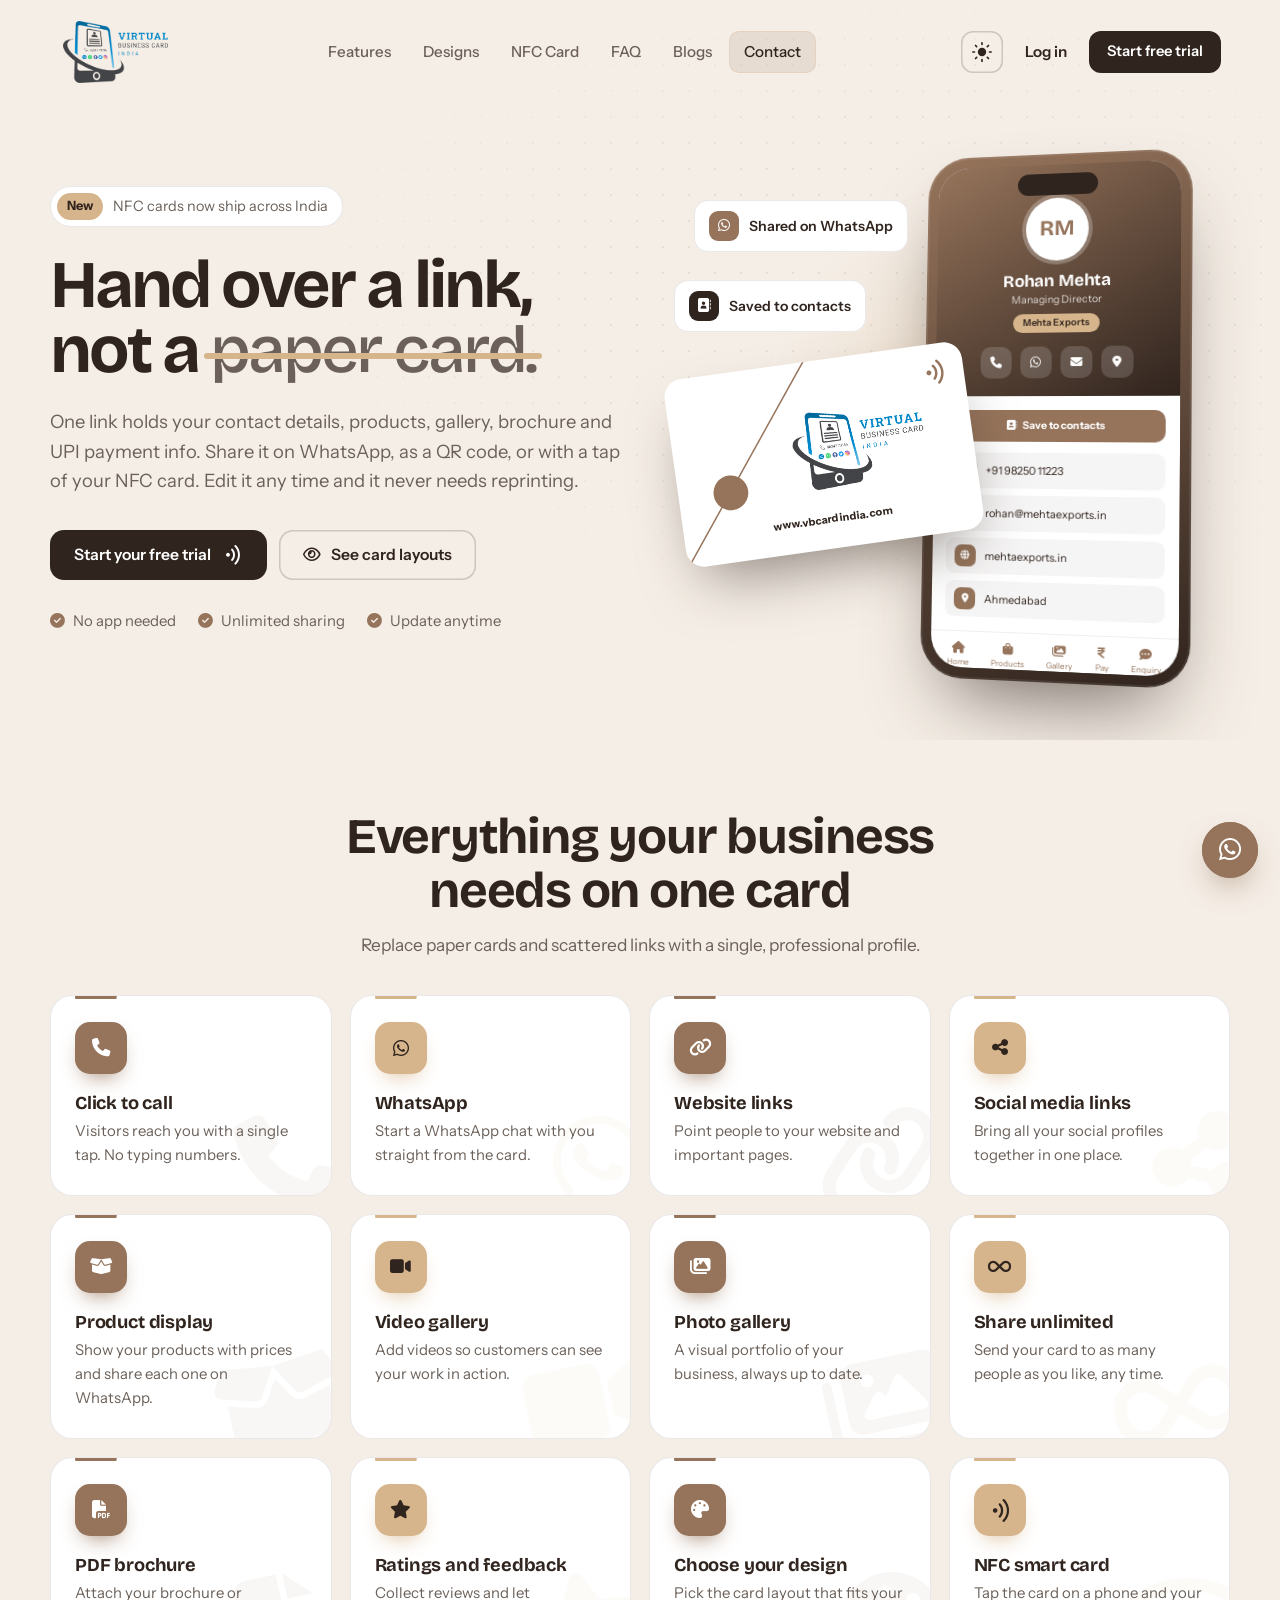
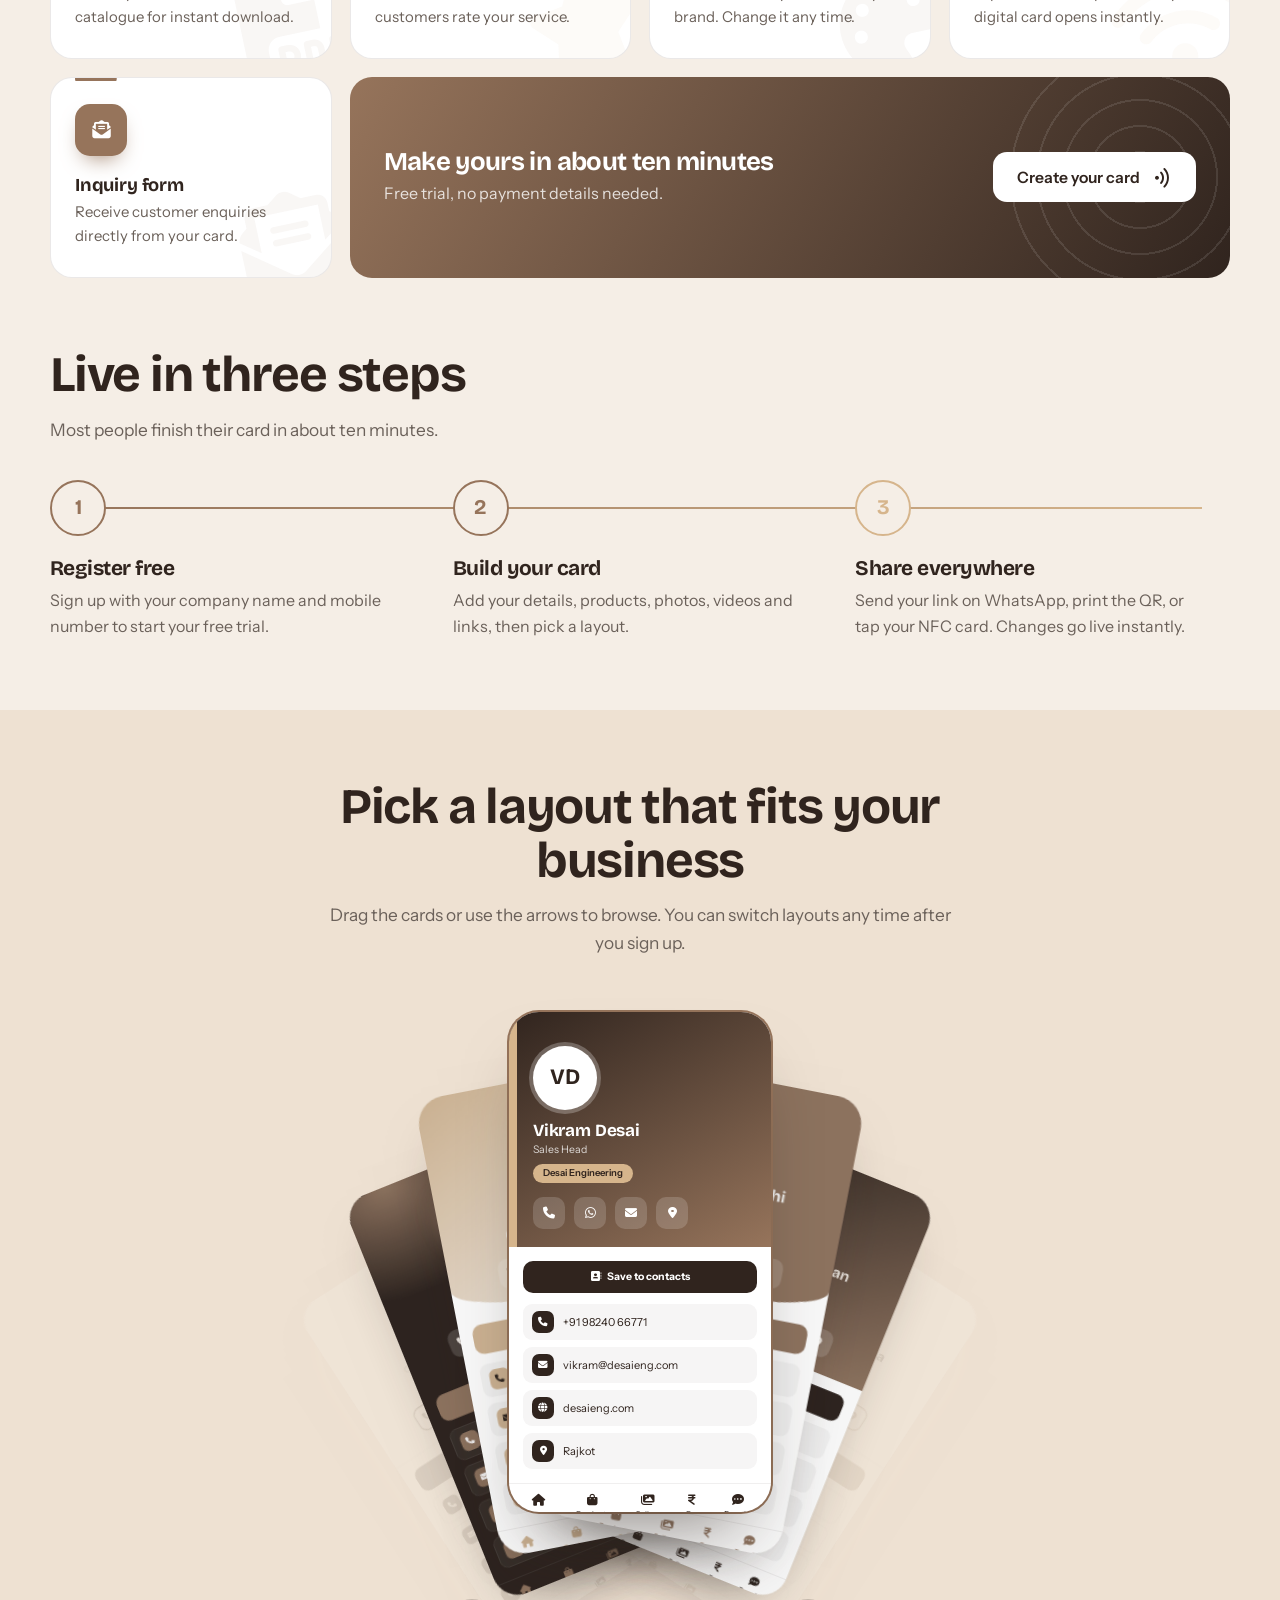
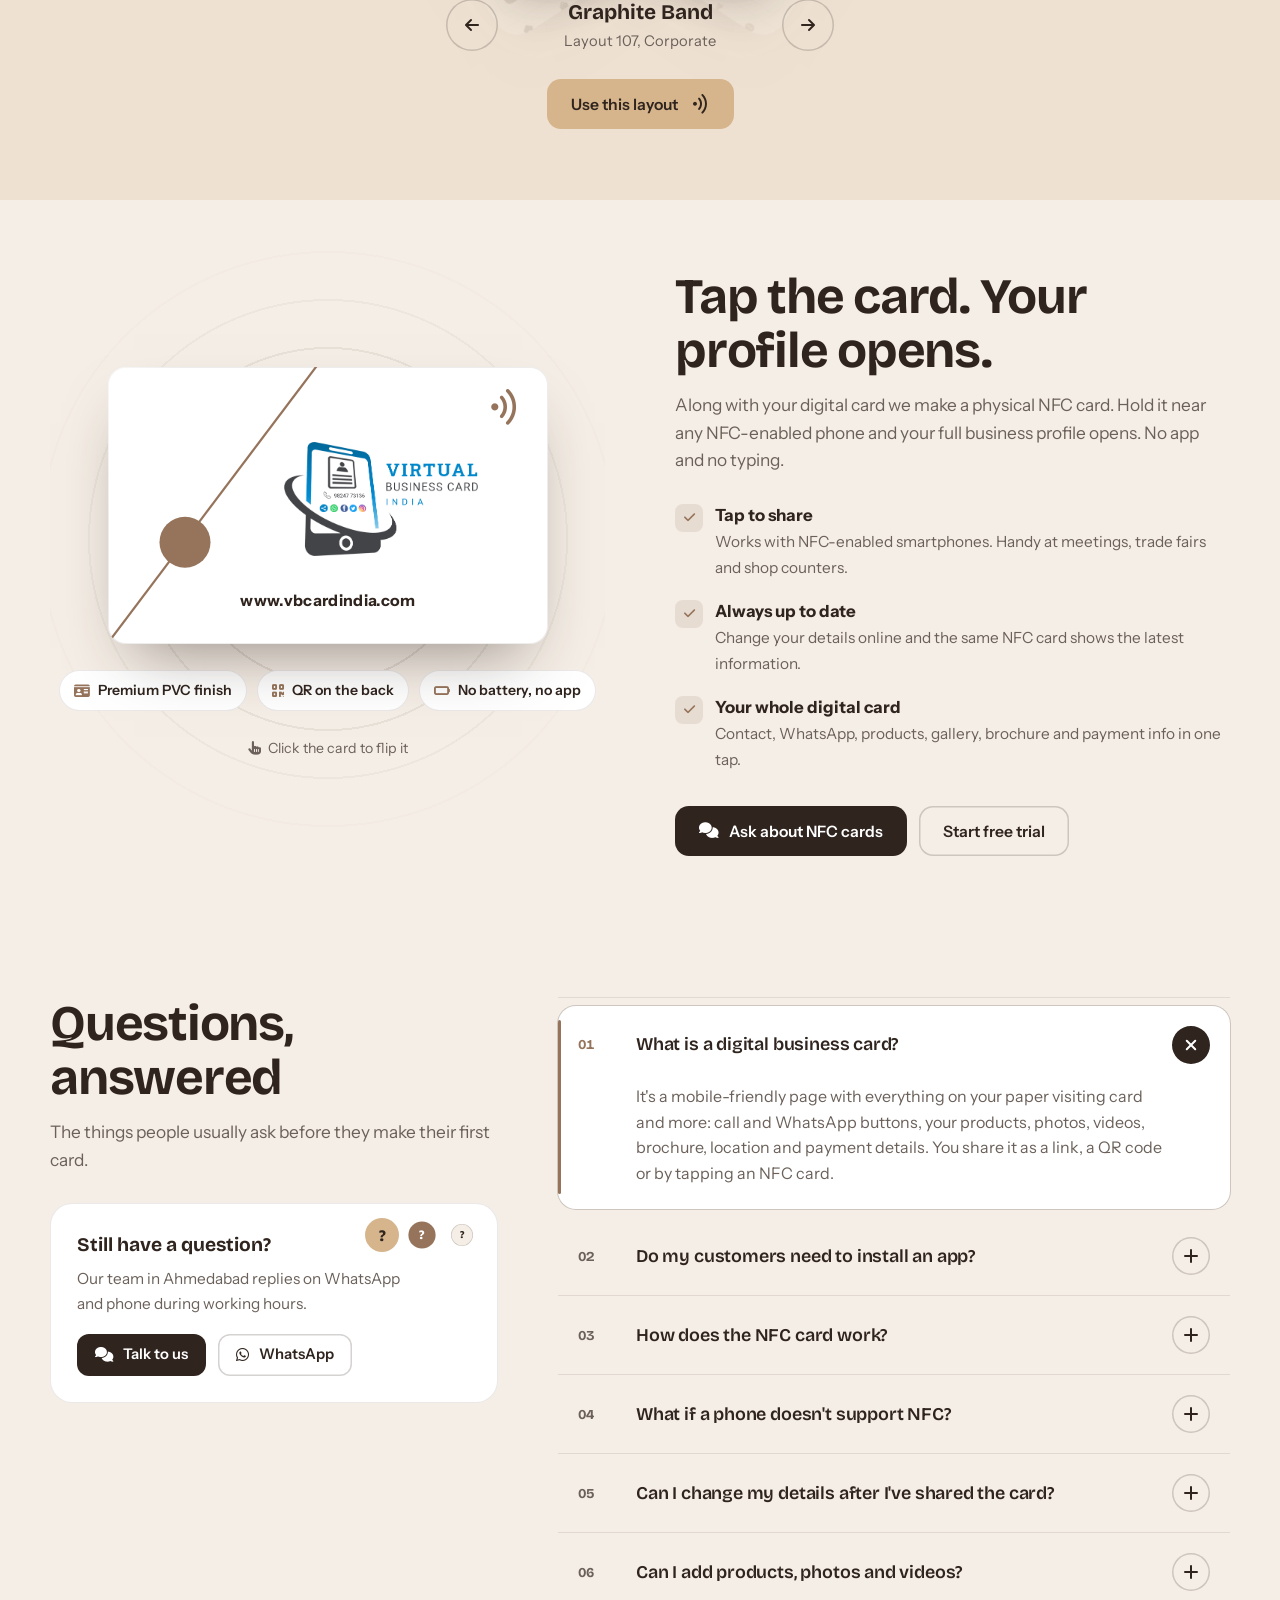
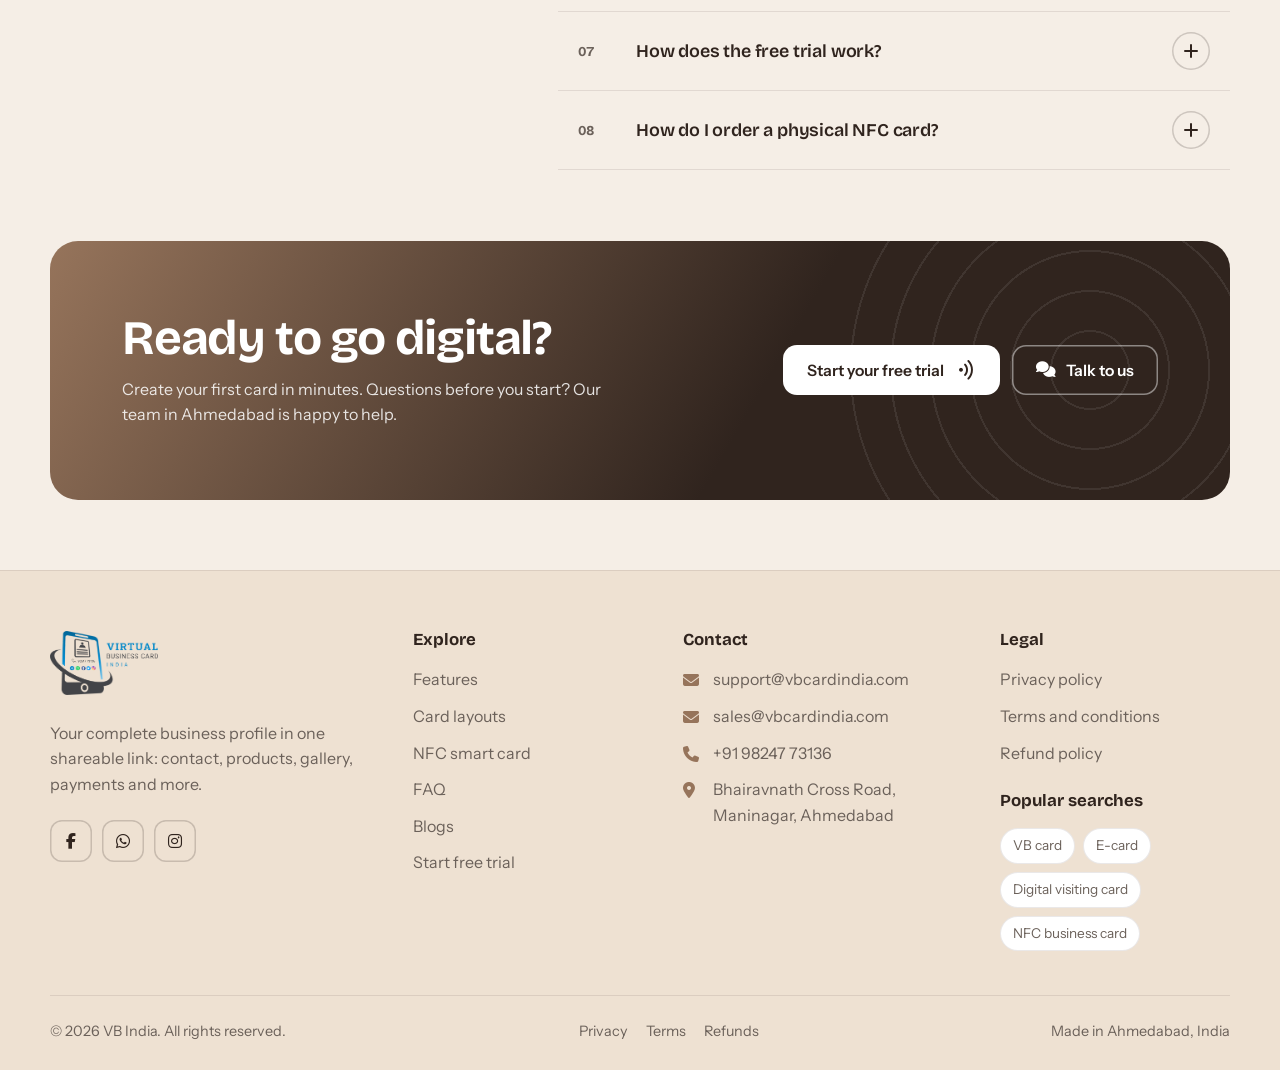
<file: index.html>
<!DOCTYPE html>
<html lang="en" data-theme="dark">
<head>
  <meta charset="UTF-8">
  <meta name="viewport" content="width=device-width, initial-scale=1">
  <title>Virtual Business Card India | Digital business card &amp; NFC card</title>
  <meta name="description" content="Share your contact details, products, gallery, brochure and payment info in one link, on WhatsApp, a QR code or an NFC card.">
  <meta name="theme-color" content="#30241E">
  <link rel="icon" href="assets/images/favicon.png">
  <script>(function(){var t;try{t=localStorage.getItem('vbc-theme')}catch(e){}document.documentElement.setAttribute('data-theme',t||(matchMedia('(prefers-color-scheme: light)').matches?'light':'dark'))})();</script>
  <link rel="stylesheet" href="assets/css/fonts.css">
  <link rel="stylesheet" href="assets/css/fontawesome.min.css">
  <link rel="stylesheet" href="assets/css/style.css">
</head>
<body>

<!-- ============ Header ============ -->
<header class="site-header">
  <div class="container nav-shell">
    <a href="index.html" class="logo" aria-label="Virtual Business Card India home">
      <img class="logo-for-light" src="assets/images/logo-light.png" alt="Virtual Business Card India">
      <img class="logo-for-dark" src="assets/images/logo-dark.png" alt="Virtual Business Card India">
    </a>
    <ul class="nav-links">
      <li><a href="#features">Features</a></li>
      <li><a href="#designs">Designs</a></li>
      <li><a href="#nfc">NFC Card</a></li>
      <li><a href="#faq">FAQ</a></li>
      <li><a href="blogs.html">Blogs</a></li>
      <li><a href="#contact">Contact</a></li>
    </ul>
    <div class="nav-actions">
      <button class="theme-toggle" type="button" aria-label="Switch theme">
        <svg viewBox="0 0 24 24" fill="none" aria-hidden="true">
          <mask id="moonMask"><rect width="24" height="24" fill="#FFFFFF"/><circle class="moon-mask" cx="24" cy="4" r="7" fill="#30241E"/></mask>
          <circle class="sun-core" cx="12" cy="12" r="5" fill="currentColor" mask="url(#moonMask)"/>
          <g class="sun-rays" stroke="currentColor" stroke-width="2" stroke-linecap="round"><path d="M12 1v2M12 21v2M4.2 4.2l1.4 1.4M18.4 18.4l1.4 1.4M1 12h2M21 12h2M4.2 19.8l1.4-1.4M18.4 5.6l1.4-1.4"/></g>
        </svg>
      </button>
      <a href="login.html" class="nav-login">Log in</a>
      <a href="register.html" class="btn btn-sm">Start free trial</a>
      <button class="menu-toggle" type="button" aria-label="Open menu" aria-expanded="false"><span></span><span></span><span></span></button>
    </div>
  </div>
</header>
<main>
<!-- ============ Hero ============ -->
<section class="hero">
  <div class="container hero-grid">
    <div>
      <span class="hero-badge"><b>New</b> NFC cards now ship across India</span>
      <h1>
        <span class="line">Hand over a link,</span>
        <span class="line">not a <span class="strike">paper card.</span></span>
      </h1>
      <p class="hero-lead">One link holds your contact details, products, gallery, brochure and UPI payment info. Share it on WhatsApp, as a QR code, or with a tap of your NFC card. Edit it any time and it never needs reprinting.</p>
      <div class="hero-ctas">
        <a href="register.html" class="btn">Start your free trial <span class="tap"><i class="fa-solid fa-wifi fa-rotate-90"></i></span></a>
        <a href="#designs" class="btn btn-ghost"><i class="fa-regular fa-eye"></i> See card layouts</a>
      </div>
      <div class="hero-proof">
        <span><i class="fa-solid fa-circle-check"></i> No app needed</span>
        <span><i class="fa-solid fa-circle-check"></i> Unlimited sharing</span>
        <span><i class="fa-solid fa-circle-check"></i> Update anytime</span>
      </div>
    </div>

    <div class="stage" id="stage" aria-label="An NFC card tapping a phone to open a digital business card">
      <div class="stage-glow"></div>
      <div class="phone">
        <div class="phone-screen">
          <div class="phone-notch"></div>
          <div class="phone-idle"><div><i class="fa-solid fa-wifi fa-rotate-90 nfc-ico"></i>Hold an NFC card near<br>the phone</div></div>
          <div id="heroPhoneCard" class="vcard-slot"></div>
        </div>
      </div>
      <div class="tap-rings" aria-hidden="true"><i></i><i></i><i></i></div>
      <div class="nfc-card" aria-hidden="true">
        <div class="pcard">
          <svg class="pc-art" viewBox="0 0 1000 630" aria-hidden="true"><line x1="-10" y1="640" x2="480" y2="-10" class="pc-ln"/><circle cx="175" cy="398" r="58" class="pc-dt"/></svg>
          <i class="fa-solid fa-wifi fa-rotate-90 pc-nfc"></i>
          <img class="pc-logo" src="assets/images/logo-light.png" alt="">
          <span class="pc-url">www.vbcardindia.com</span>
        </div>
      </div>
      <span class="float-chip" style="left: 20px; top: 70px;"><span class="ic" style="background:var(--mocha)"><i class="fa-brands fa-whatsapp"></i></span>Shared on WhatsApp</span>
      <span class="float-chip" style="left: 0; top: 150px;"><span class="ic" style="background:var(--espresso)"><i class="fa-solid fa-address-book"></i></span>Saved to contacts</span>
    </div>
  </div>
</section>

<!-- ============ Features ============ -->
<section class="section" id="features">
  <div class="container">
    <div class="section-head center">
      <h2>Everything your business needs on one card</h2>
      <p>Replace paper cards and scattered links with a single, professional profile.</p>
    </div>
    <div class="feat-grid">
      <article class="feat" style="--a:#96745B">
        <span class="feat-ic"><i class="fa-solid fa-phone"></i></span>
        <h3>Click to call</h3>
        <p>Visitors reach you with a single tap. No typing numbers.</p>
        <i class="fa-solid fa-phone feat-ghost" aria-hidden="true"></i>
      </article>
      <article class="feat" style="--a:#D6B58C;--on-a:#30241E">
        <span class="feat-ic"><i class="fa-brands fa-whatsapp"></i></span>
        <h3>WhatsApp</h3>
        <p>Start a WhatsApp chat with you straight from the card.</p>
        <i class="fa-brands fa-whatsapp feat-ghost" aria-hidden="true"></i>
      </article>
      <article class="feat" style="--a:#96745B">
        <span class="feat-ic"><i class="fa-solid fa-link"></i></span>
        <h3>Website links</h3>
        <p>Point people to your website and important pages.</p>
        <i class="fa-solid fa-link feat-ghost" aria-hidden="true"></i>
      </article>
      <article class="feat" style="--a:#D6B58C;--on-a:#30241E">
        <span class="feat-ic"><i class="fa-solid fa-share-nodes"></i></span>
        <h3>Social media links</h3>
        <p>Bring all your social profiles together in one place.</p>
        <i class="fa-solid fa-share-nodes feat-ghost" aria-hidden="true"></i>
      </article>
      <article class="feat" style="--a:#96745B">
        <span class="feat-ic"><i class="fa-solid fa-box-open"></i></span>
        <h3>Product display</h3>
        <p>Show your products with prices and share each one on WhatsApp.</p>
        <i class="fa-solid fa-box-open feat-ghost" aria-hidden="true"></i>
      </article>
      <article class="feat" style="--a:#D6B58C;--on-a:#30241E">
        <span class="feat-ic"><i class="fa-solid fa-video"></i></span>
        <h3>Video gallery</h3>
        <p>Add videos so customers can see your work in action.</p>
        <i class="fa-solid fa-video feat-ghost" aria-hidden="true"></i>
      </article>
      <article class="feat" style="--a:#96745B">
        <span class="feat-ic"><i class="fa-solid fa-images"></i></span>
        <h3>Photo gallery</h3>
        <p>A visual portfolio of your business, always up to date.</p>
        <i class="fa-solid fa-images feat-ghost" aria-hidden="true"></i>
      </article>
      <article class="feat" style="--a:#D6B58C;--on-a:#30241E">
        <span class="feat-ic"><i class="fa-solid fa-infinity"></i></span>
        <h3>Share unlimited</h3>
        <p>Send your card to as many people as you like, any time.</p>
        <i class="fa-solid fa-infinity feat-ghost" aria-hidden="true"></i>
      </article>
      <article class="feat" style="--a:#96745B">
        <span class="feat-ic"><i class="fa-solid fa-file-pdf"></i></span>
        <h3>PDF brochure</h3>
        <p>Attach your brochure or catalogue for instant download.</p>
        <i class="fa-solid fa-file-pdf feat-ghost" aria-hidden="true"></i>
      </article>
      <article class="feat" style="--a:#D6B58C;--on-a:#30241E">
        <span class="feat-ic"><i class="fa-solid fa-star"></i></span>
        <h3>Ratings and feedback</h3>
        <p>Collect reviews and let customers rate your service.</p>
        <i class="fa-solid fa-star feat-ghost" aria-hidden="true"></i>
      </article>
      <article class="feat" style="--a:#96745B">
        <span class="feat-ic"><i class="fa-solid fa-palette"></i></span>
        <h3>Choose your design</h3>
        <p>Pick the card layout that fits your brand. Change it any time.</p>
        <i class="fa-solid fa-palette feat-ghost" aria-hidden="true"></i>
      </article>
      <article class="feat" style="--a:#D6B58C;--on-a:#30241E">
        <span class="feat-ic"><i class="fa-solid fa-wifi fa-rotate-90"></i></span>
        <h3>NFC smart card</h3>
        <p>Tap the card on a phone and your digital card opens instantly.</p>
        <i class="fa-solid fa-wifi fa-rotate-90 feat-ghost" aria-hidden="true"></i>
      </article>
      <article class="feat" style="--a:#96745B">
        <span class="feat-ic"><i class="fa-solid fa-envelope-open-text"></i></span>
        <h3>Inquiry form</h3>
        <p>Receive customer enquiries directly from your card.</p>
        <i class="fa-solid fa-envelope-open-text feat-ghost" aria-hidden="true"></i>
      </article>
      <div class="feat-cta">
        <div>
          <h3>Make yours in about ten minutes</h3>
          <p>Free trial, no payment details needed.</p>
        </div>
        <a href="register.html" class="btn btn-light">Create your card <span class="tap"><i class="fa-solid fa-wifi fa-rotate-90"></i></span></a>
      </div>
    </div>
  </div>
</section>

<!-- ============ How it works ============ -->
<section class="section" style="padding-top:0">
  <div class="container">
    <div class="section-head">
      <h2>Live in three steps</h2>
      <p>Most people finish their card in about ten minutes.</p>
    </div>
    <div class="steps">
      <div class="step"><span class="step-num">1</span><h3>Register free</h3><p>Sign up with your company name and mobile number to start your free trial.</p></div>
      <div class="step"><span class="step-num">2</span><h3>Build your card</h3><p>Add your details, products, photos, videos and links, then pick a layout.</p></div>
      <div class="step"><span class="step-num">3</span><h3>Share everywhere</h3><p>Send your link on WhatsApp, print the QR, or tap your NFC card. Changes go live instantly.</p></div>
    </div>
  </div>
</section>

<!-- ============ Card layouts deck ============ -->
<section class="section layouts" id="designs">
  <div class="container">
    <div class="section-head center">
      <h2>Pick a layout that fits your business</h2>
      <p>Drag the cards or use the arrows to browse. You can switch layouts any time after you sign up.</p>
    </div>
    <div class="deck" id="deck" tabindex="0" aria-roledescription="carousel" aria-label="Card layouts. Use left and right arrow keys to browse."></div>
    <div class="deck-controls">
      <button class="deck-arrow" id="deckPrev" type="button" aria-label="Previous layout"><i class="fa-solid fa-arrow-left"></i></button>
      <div class="deck-info" aria-live="polite">
        <div class="d-name" id="deckName"></div>
        <div class="d-sub" id="deckSub"></div>
      </div>
      <button class="deck-arrow" id="deckNext" type="button" aria-label="Next layout"><i class="fa-solid fa-arrow-right"></i></button>
    </div>
    <div class="deck-use"><a href="register.html" id="deckUse" class="btn btn-gold">Use this layout <span class="tap"><i class="fa-solid fa-wifi fa-rotate-90"></i></span></a></div>
  </div>
</section>

<!-- ============ NFC ============ -->
<section class="section" id="nfc">
  <div class="container nfc-grid">
    <div class="nfc-visual">
      <div class="flip-card" id="flipCard" tabindex="0" role="button" aria-pressed="false" aria-label="Flip the NFC card to see the back">
        <div class="pcard flip-face">
          <svg class="pc-art" viewBox="0 0 1000 630" aria-hidden="true"><line x1="-10" y1="640" x2="480" y2="-10" class="pc-ln"/><circle cx="175" cy="398" r="58" class="pc-dt"/></svg>
          <i class="fa-solid fa-wifi fa-rotate-90 pc-nfc"></i>
          <img class="pc-logo" src="assets/images/logo-light.png" alt="">
          <span class="pc-url">www.vbcardindia.com</span>
        </div>
        <div class="pcard flip-face flip-back">
          <svg class="pc-art" viewBox="0 0 1000 630" aria-hidden="true"><line x1="-10" y1="640" x2="480" y2="-10" class="pc-ln"/><circle cx="175" cy="398" r="58" class="pc-dt"/></svg>
          <span class="pc-name"><i class="fa-solid fa-circle-user"></i> Your name</span>
          <span class="pc-phone"><i class="fa-solid fa-phone"></i> +91 98247 73136</span>
          <img class="pc-qr" src="assets/images/qr-vbcard.svg" alt="QR code that opens vbcardindia.com">
          <span class="pc-link">https://vbcardindia.com/your-company</span>
        </div>
      </div>
      <div class="nfc-specs">
        <span><i class="fa-solid fa-id-card"></i> Premium PVC finish</span>
        <span><i class="fa-solid fa-qrcode"></i> QR on the back</span>
        <span><i class="fa-solid fa-battery-empty"></i> No battery, no app</span>
      </div>
      <span class="flip-hint"><i class="fa-solid fa-hand-pointer"></i> Click the card to flip it</span>
    </div>
    <div>
      <div class="section-head" style="margin-bottom:0">
        <h2>Tap the card. Your profile opens.</h2>
        <p>Along with your digital card we make a physical NFC card. Hold it near any NFC-enabled phone and your full business profile opens. No app and no typing.</p>
      </div>
      <ul class="check-list">
        <li><i class="fa-solid fa-check"></i><div><b>Tap to share</b><span>Works with NFC-enabled smartphones. Handy at meetings, trade fairs and shop counters.</span></div></li>
        <li><i class="fa-solid fa-check"></i><div><b>Always up to date</b><span>Change your details online and the same NFC card shows the latest information.</span></div></li>
        <li><i class="fa-solid fa-check"></i><div><b>Your whole digital card</b><span>Contact, WhatsApp, products, gallery, brochure and payment info in one tap.</span></div></li>
      </ul>
      <div class="btn-row">
        <button class="btn" type="button" data-open-modal><i class="fa-solid fa-comments"></i> Ask about NFC cards</button>
        <a href="register.html" class="btn btn-ghost">Start free trial</a>
      </div>
    </div>
  </div>
</section>

<!-- ============ FAQ ============ -->
<section class="section faq" id="faq">
  <div class="container faq-grid">
    <div class="faq-side">
      <div class="section-head" style="margin-bottom:0">
        <h2>Questions, answered</h2>
        <p>The things people usually ask before they make their first card.</p>
      </div>
      <div class="faq-help">
        <div class="faq-bubbles" aria-hidden="true"><span>?</span><span>?</span><span>?</span></div>
        <b>Still have a question?</b>
        <p>Our team in Ahmedabad replies on WhatsApp and phone during working hours.</p>
        <div class="btn-row">
          <button class="btn btn-sm" type="button" data-open-modal><i class="fa-solid fa-comments"></i> Talk to us</button>
          <a class="btn btn-sm btn-ghost" href="https://wa.me/919824773136" target="_blank" rel="noopener"><i class="fa-brands fa-whatsapp"></i> WhatsApp</a>
        </div>
      </div>
    </div>
    <div class="faq-list" id="faqList">
        <div class="faq-item open">
          <h3><button class="faq-q" type="button" aria-expanded="true" aria-controls="faq-a0" id="faq-q0">
            <span class="faq-n">01</span><span class="faq-t">What is a digital business card?</span><span class="faq-ic" aria-hidden="true"></span>
          </button></h3>
          <div class="faq-a" id="faq-a0" role="region" aria-labelledby="faq-q0"><div><p>It's a mobile-friendly page with everything on your paper visiting card and more: call and WhatsApp buttons, your products, photos, videos, brochure, location and payment details. You share it as a link, a QR code or by tapping an NFC card.</p></div></div>
        </div>
        <div class="faq-item">
          <h3><button class="faq-q" type="button" aria-expanded="false" aria-controls="faq-a1" id="faq-q1">
            <span class="faq-n">02</span><span class="faq-t">Do my customers need to install an app?</span><span class="faq-ic" aria-hidden="true"></span>
          </button></h3>
          <div class="faq-a" id="faq-a1" role="region" aria-labelledby="faq-q1"><div><p>No. Your card opens in any phone's browser. Customers can call you, message you or save you to their contacts straight from the page.</p></div></div>
        </div>
        <div class="faq-item">
          <h3><button class="faq-q" type="button" aria-expanded="false" aria-controls="faq-a2" id="faq-q2">
            <span class="faq-n">03</span><span class="faq-t">How does the NFC card work?</span><span class="faq-ic" aria-hidden="true"></span>
          </button></h3>
          <div class="faq-a" id="faq-a2" role="region" aria-labelledby="faq-q2"><div><p>The NFC card has a small chip inside. When someone holds it near an NFC-enabled phone, your digital card opens on their screen. No app, no typing and no battery needed.</p></div></div>
        </div>
        <div class="faq-item">
          <h3><button class="faq-q" type="button" aria-expanded="false" aria-controls="faq-a3" id="faq-q3">
            <span class="faq-n">04</span><span class="faq-t">What if a phone doesn't support NFC?</span><span class="faq-ic" aria-hidden="true"></span>
          </button></h3>
          <div class="faq-a" id="faq-a3" role="region" aria-labelledby="faq-q3"><div><p>Every NFC card has a QR code printed on the back. Any phone camera can scan it to open the same card.</p></div></div>
        </div>
        <div class="faq-item">
          <h3><button class="faq-q" type="button" aria-expanded="false" aria-controls="faq-a4" id="faq-q4">
            <span class="faq-n">05</span><span class="faq-t">Can I change my details after I've shared the card?</span><span class="faq-ic" aria-hidden="true"></span>
          </button></h3>
          <div class="faq-a" id="faq-a4" role="region" aria-labelledby="faq-q4"><div><p>Yes. Edit your card from your dashboard and the changes show up instantly on the same link, QR code and NFC card. You never need to reprint.</p></div></div>
        </div>
        <div class="faq-item">
          <h3><button class="faq-q" type="button" aria-expanded="false" aria-controls="faq-a5" id="faq-q5">
            <span class="faq-n">06</span><span class="faq-t">Can I add products, photos and videos?</span><span class="faq-ic" aria-hidden="true"></span>
          </button></h3>
          <div class="faq-a" id="faq-a5" role="region" aria-labelledby="faq-q5"><div><p>Yes. You can list products with prices, add photo and video galleries, attach a PDF brochure and show your UPI QR and bank details.</p></div></div>
        </div>
        <div class="faq-item">
          <h3><button class="faq-q" type="button" aria-expanded="false" aria-controls="faq-a6" id="faq-q6">
            <span class="faq-n">07</span><span class="faq-t">How does the free trial work?</span><span class="faq-ic" aria-hidden="true"></span>
          </button></h3>
          <div class="faq-a" id="faq-a6" role="region" aria-labelledby="faq-q6"><div><p>Sign up with your company name and mobile number and you can build and share a complete card during the trial. Our team will share the current trial length and plan prices when you register.</p></div></div>
        </div>
        <div class="faq-item">
          <h3><button class="faq-q" type="button" aria-expanded="false" aria-controls="faq-a7" id="faq-q7">
            <span class="faq-n">08</span><span class="faq-t">How do I order a physical NFC card?</span><span class="faq-ic" aria-hidden="true"></span>
          </button></h3>
          <div class="faq-a" id="faq-a7" role="region" aria-labelledby="faq-q7"><div><p>Use the Talk to us button or WhatsApp us. We print the card with your logo and QR code and deliver it to you.</p></div></div>
        </div>
    </div>
  </div>
  <script type="application/ld+json">{"@context": "https://schema.org", "@type": "FAQPage", "mainEntity": [{"@type": "Question", "name": "What is a digital business card?", "acceptedAnswer": {"@type": "Answer", "text": "It's a mobile-friendly page with everything on your paper visiting card and more: call and WhatsApp buttons, your products, photos, videos, brochure, location and payment details. You share it as a link, a QR code or by tapping an NFC card."}}, {"@type": "Question", "name": "Do my customers need to install an app?", "acceptedAnswer": {"@type": "Answer", "text": "No. Your card opens in any phone's browser. Customers can call you, message you or save you to their contacts straight from the page."}}, {"@type": "Question", "name": "How does the NFC card work?", "acceptedAnswer": {"@type": "Answer", "text": "The NFC card has a small chip inside. When someone holds it near an NFC-enabled phone, your digital card opens on their screen. No app, no typing and no battery needed."}}, {"@type": "Question", "name": "What if a phone doesn't support NFC?", "acceptedAnswer": {"@type": "Answer", "text": "Every NFC card has a QR code printed on the back. Any phone camera can scan it to open the same card."}}, {"@type": "Question", "name": "Can I change my details after I've shared the card?", "acceptedAnswer": {"@type": "Answer", "text": "Yes. Edit your card from your dashboard and the changes show up instantly on the same link, QR code and NFC card. You never need to reprint."}}, {"@type": "Question", "name": "Can I add products, photos and videos?", "acceptedAnswer": {"@type": "Answer", "text": "Yes. You can list products with prices, add photo and video galleries, attach a PDF brochure and show your UPI QR and bank details."}}, {"@type": "Question", "name": "How does the free trial work?", "acceptedAnswer": {"@type": "Answer", "text": "Sign up with your company name and mobile number and you can build and share a complete card during the trial. Our team will share the current trial length and plan prices when you register."}}, {"@type": "Question", "name": "How do I order a physical NFC card?", "acceptedAnswer": {"@type": "Answer", "text": "Use the Talk to us button or WhatsApp us. We print the card with your logo and QR code and deliver it to you."}}]}</script>
</section>

<!-- ============ CTA ============ -->
<section class="section" style="padding-top:0">
  <div class="container">
    <div class="cta-band reveal">
      <div>
        <h2>Ready to go digital?</h2>
        <p>Create your first card in minutes. Questions before you start? Our team in Ahmedabad is happy to help.</p>
      </div>
      <div class="btn-row">
        <a href="register.html" class="btn btn-light">Start your free trial <span class="tap"><i class="fa-solid fa-wifi fa-rotate-90"></i></span></a>
        <button class="btn btn-ghost" type="button" data-open-modal><i class="fa-solid fa-comments"></i> Talk to us</button>
      </div>
    </div>
  </div>
</section>
</main>

<!-- ============ Footer ============ -->
<footer class="site-footer" id="contact">
  <div class="container">
    <div class="footer-grid">
      <div>
        <a href="index.html" class="logo">
          <img class="logo-for-light" src="assets/images/logo-light.png" alt="Virtual Business Card India">
      <img class="logo-for-dark" src="assets/images/logo-dark.png" alt="Virtual Business Card India">
        </a>
        <p class="footer-about">Your complete business profile in one shareable link: contact, products, gallery, payments and more.</p>
        <div class="socials">
          <a href="#" aria-label="Facebook"><i class="fa-brands fa-facebook-f"></i></a>
          <a href="https://wa.me/919824773136" aria-label="WhatsApp" target="_blank" rel="noopener"><i class="fa-brands fa-whatsapp"></i></a>
          <a href="#" aria-label="Instagram"><i class="fa-brands fa-instagram"></i></a>
        </div>
      </div>
      <div>
        <h4>Explore</h4>
        <ul class="footer-links">
          <li><a href="#features">Features</a></li>
          <li><a href="#designs">Card layouts</a></li>
          <li><a href="#nfc">NFC smart card</a></li>
          <li><a href="#faq">FAQ</a></li>
          <li><a href="blogs.html">Blogs</a></li>
          <li><a href="register.html">Start free trial</a></li>
        </ul>
      </div>
      <div>
        <h4>Contact</h4>
        <ul class="footer-links footer-contact">
          <li><i class="fa-solid fa-envelope"></i><a href="mailto:support@vbcardindia.com">support@vbcardindia.com</a></li>
          <li><i class="fa-solid fa-envelope"></i><a href="mailto:sales@vbcardindia.com">sales@vbcardindia.com</a></li>
          <li><i class="fa-solid fa-phone"></i><a href="tel:+919824773136">+91 98247 73136</a></li>
          <li><i class="fa-solid fa-location-dot"></i><span>Bhairavnath Cross Road, Maninagar, Ahmedabad</span></li>
        </ul>
      </div>
      <div>
        <h4>Legal</h4>
        <ul class="footer-links">
          <li><a href="privacy.html">Privacy policy</a></li>
          <li><a href="terms.html">Terms and conditions</a></li>
          <li><a href="refund.html">Refund policy</a></li>
        </ul>
        <h4 style="margin-top:26px">Popular searches</h4>
        <div class="tags">
          <a href="#">VB card</a><a href="#">E-card</a><a href="#">Digital visiting card</a><a href="#">NFC business card</a>
        </div>
      </div>
    </div>
    <div class="footer-bottom">
      <span>© <span data-year>2026</span> VB India. All rights reserved.</span>
      <nav class="footer-legal" aria-label="Legal">
        <a href="privacy.html">Privacy</a><a href="terms.html">Terms</a><a href="refund.html">Refunds</a>
      </nav>
      <span>Made in Ahmedabad, India</span>
    </div>
  </div>
</footer>

<a class="wa-float" href="https://wa.me/919824773136" target="_blank" rel="noopener" aria-label="Chat on WhatsApp"><i class="fa-brands fa-whatsapp"></i></a>

<!-- ============ Talk to us modal ============ -->
<div class="modal" id="talkModal" aria-hidden="true" role="dialog" aria-modal="true" aria-labelledby="talkTitle">
  <div class="modal-box">
    <button class="modal-close" type="button" aria-label="Close"><i class="fa-solid fa-xmark"></i></button>
    <h3 id="talkTitle">Talk to us</h3>
    <p>Leave your details and we'll call you back, usually within a working day.</p>
    <form novalidate>
      <div class="field">
        <input id="tName" type="text" placeholder=" " required autocomplete="name">
        <i class="fa-solid fa-user"></i><label for="tName">Name</label>
        <div class="err">Enter your name.</div>
      </div>
      <div class="field">
        <input id="tMobile" type="tel" placeholder=" " required data-type="mobile" inputmode="numeric" autocomplete="tel">
        <i class="fa-solid fa-phone"></i><label for="tMobile">Mobile number</label>
        <div class="err">Enter a 10-digit mobile number.</div>
      </div>
      <div class="field">
        <textarea id="tMsg" placeholder=" "></textarea>
        <i class="fa-solid fa-message"></i><label for="tMsg">Message (optional)</label>
      </div>
      <button class="btn btn-block" type="submit">Send message <i class="fa-solid fa-paper-plane"></i></button>
    </form>
  </div>
</div>

<script src="assets/js/cards.js"></script>
<script src="assets/js/main.js"></script>
<script src="assets/js/home.js"></script>
</body>
</html>
</file>
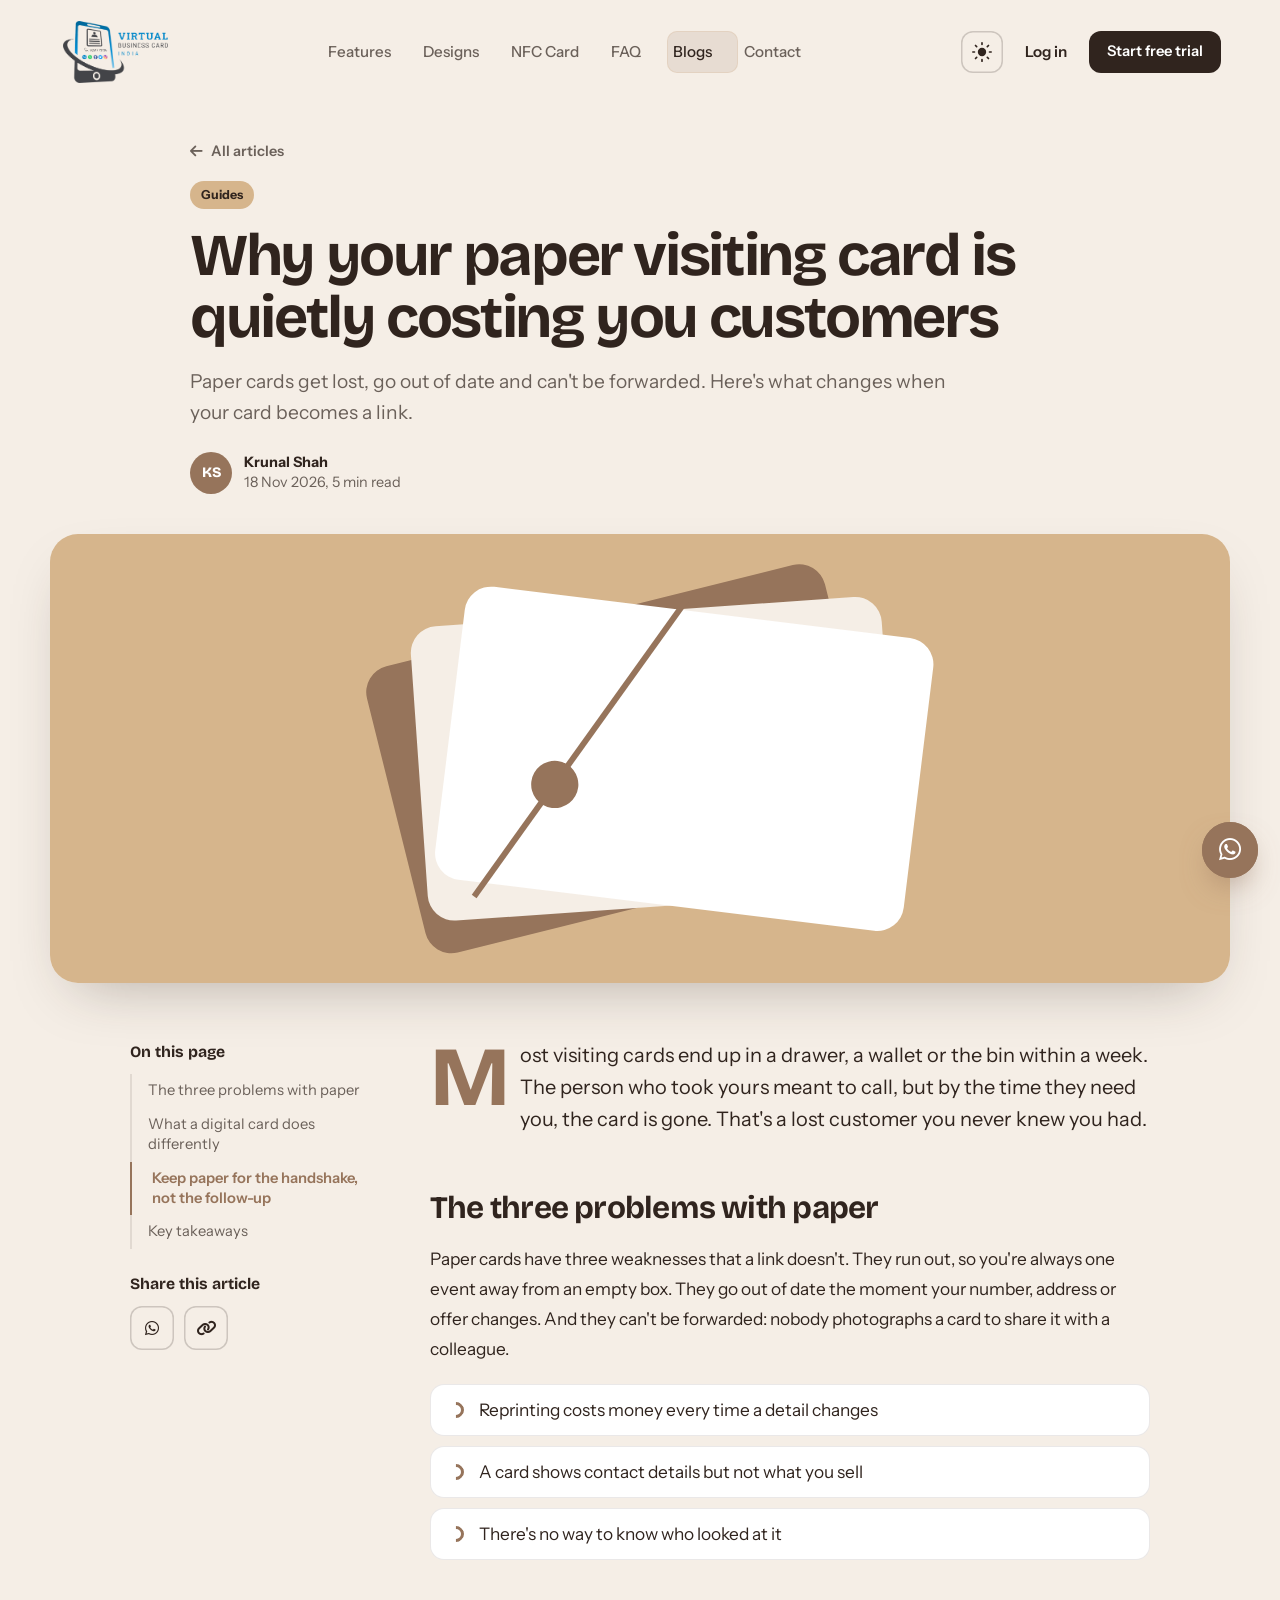
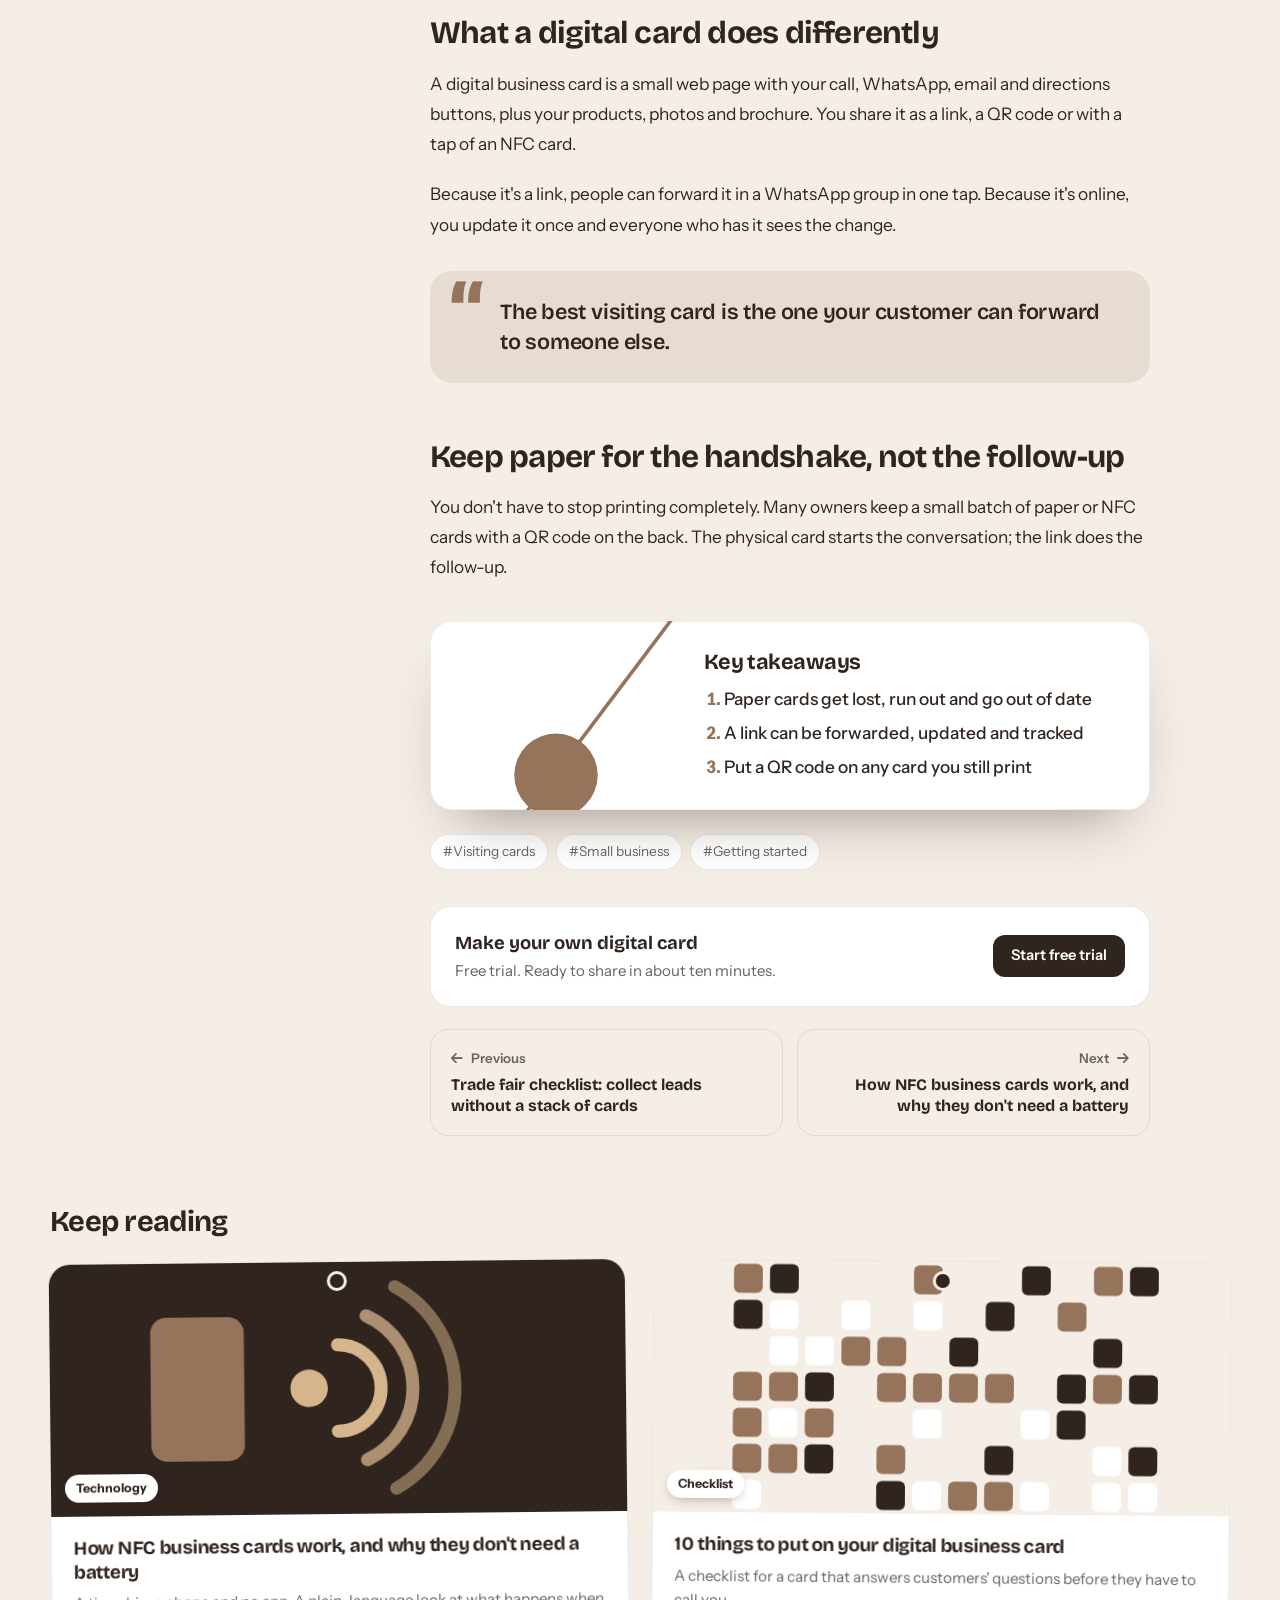
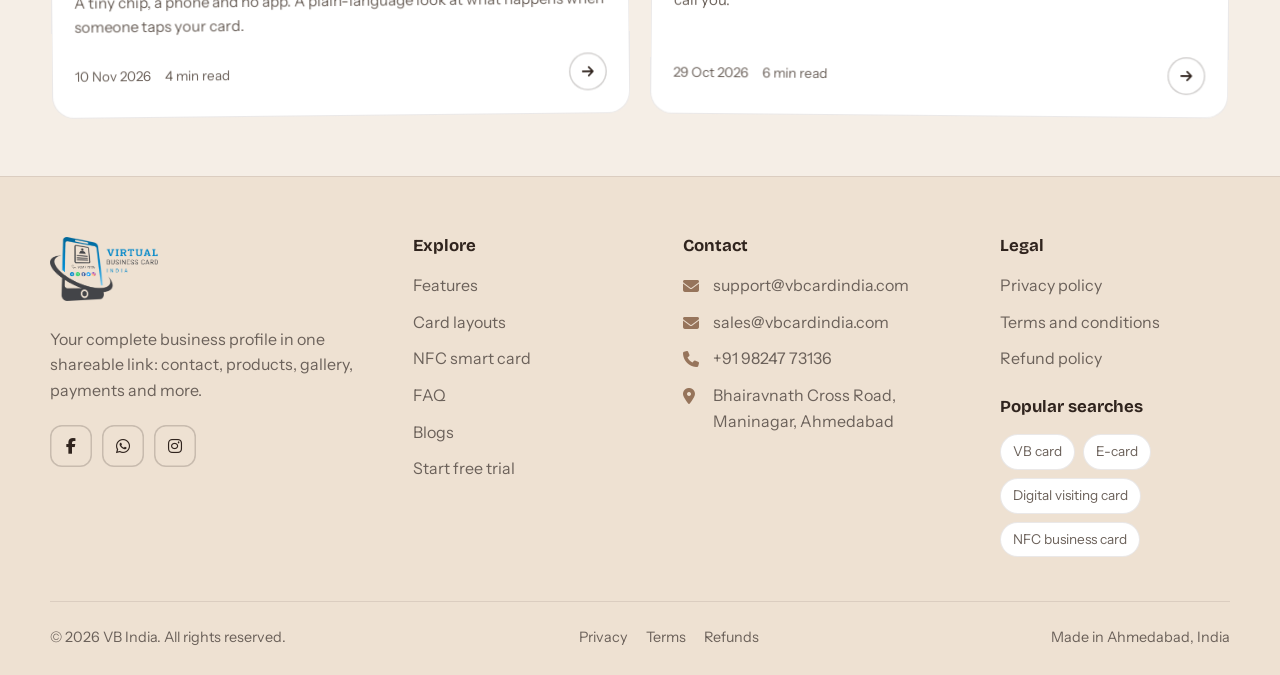
<file: blog-detail.html>
<!DOCTYPE html>
<html lang="en" data-theme="dark">
<head>
  <meta charset="UTF-8">
  <meta name="viewport" content="width=device-width, initial-scale=1">
  <title>Article | Virtual Business Card India</title>
  <meta name="description" content="Read the full article.">
  <meta name="theme-color" content="#30241E">
  <link rel="icon" href="assets/images/favicon.png">
  <script>(function(){var t;try{t=localStorage.getItem('vbc-theme')}catch(e){}document.documentElement.setAttribute('data-theme',t||(matchMedia('(prefers-color-scheme: light)').matches?'light':'dark'))})();</script>
  <link rel="stylesheet" href="assets/css/fonts.css">
  <link rel="stylesheet" href="assets/css/fontawesome.min.css">
  <link rel="stylesheet" href="assets/css/style.css">
</head>
<body>

<!-- ============ Header ============ -->
<header class="site-header">
  <div class="container nav-shell">
    <a href="index.html" class="logo" aria-label="Virtual Business Card India home">
      <img class="logo-for-light" src="assets/images/logo-light.png" alt="Virtual Business Card India">
      <img class="logo-for-dark" src="assets/images/logo-dark.png" alt="Virtual Business Card India">
    </a>
    <ul class="nav-links">
      <li><a href="index.html#features">Features</a></li>
      <li><a href="index.html#designs">Designs</a></li>
      <li><a href="index.html#nfc">NFC Card</a></li>
      <li><a href="index.html#faq">FAQ</a></li>
      <li><a href="blogs.html" class="active" aria-current="page">Blogs</a></li>
      <li><a href="index.html#contact">Contact</a></li>
    </ul>
    <div class="nav-actions">
      <button class="theme-toggle" type="button" aria-label="Switch theme">
        <svg viewBox="0 0 24 24" fill="none" aria-hidden="true">
          <mask id="moonMask"><rect width="24" height="24" fill="#FFFFFF"/><circle class="moon-mask" cx="24" cy="4" r="7" fill="#30241E"/></mask>
          <circle class="sun-core" cx="12" cy="12" r="5" fill="currentColor" mask="url(#moonMask)"/>
          <g class="sun-rays" stroke="currentColor" stroke-width="2" stroke-linecap="round"><path d="M12 1v2M12 21v2M4.2 4.2l1.4 1.4M18.4 18.4l1.4 1.4M1 12h2M21 12h2M4.2 19.8l1.4-1.4M18.4 5.6l1.4-1.4"/></g>
        </svg>
      </button>
      <a href="login.html" class="nav-login">Log in</a>
      <a href="register.html" class="btn btn-sm">Start free trial</a>
      <button class="menu-toggle" type="button" aria-label="Open menu" aria-expanded="false"><span></span><span></span><span></span></button>
    </div>
  </div>
</header>
<div class="read-bar" aria-hidden="true"><span id="readBar"></span></div>
<main class="art-page">
  <header class="container art-hero">
    <a class="crumb" href="blogs.html"><i class="fa-solid fa-arrow-left"></i> All articles</a>
    <span class="post-cat" id="artCat"></span>
    <h1 id="artTitle"></h1>
    <p class="art-excerpt" id="artExcerpt"></p>
    <div class="post-meta">
      <span class="avatar" id="artAvatar"></span>
      <span><b id="artAuthor"></b><br><span id="artMeta"></span></span>
    </div>
  </header>

  <div class="container">
    <div class="art-notfound" id="notFound" hidden>We couldn't find that article, so here's our latest one. <a href="blogs.html">See all articles</a></div>
    <figure class="art-cover" id="artCover"></figure>
  </div>

  <div class="container art-layout">
    <aside class="art-side">
      <div class="toc-box">
        <b>On this page</b>
        <ol id="artToc"></ol>
      </div>
      <div class="share-box">
        <b>Share this article</b>
        <div class="share-row">
          <a id="shareWa" class="share-btn" href="#" target="_blank" rel="noopener" aria-label="Share on WhatsApp"><i class="fa-brands fa-whatsapp"></i></a>
          <button id="shareCopy" class="share-btn" type="button" aria-label="Copy link"><i class="fa-solid fa-link"></i></button>
        </div>
      </div>
    </aside>

    <article id="article" class="art-main">
      <div id="artBody" class="prose"></div>
      <div class="art-cta">
        <div>
          <b>Make your own digital card</b>
          <span>Free trial. Ready to share in about ten minutes.</span>
        </div>
        <a href="register.html" class="btn btn-sm">Start free trial</a>
      </div>
      <nav class="art-pager" id="artPager" aria-label="More articles"></nav>
    </article>
  </div>

  <section class="container art-more">
    <h2>Keep reading</h2>
    <div class="post-grid two" id="moreGrid"></div>
  </section>
</main>


<!-- ============ Footer ============ -->
<footer class="site-footer" id="contact">
  <div class="container">
    <div class="footer-grid">
      <div>
        <a href="index.html" class="logo">
          <img class="logo-for-light" src="assets/images/logo-light.png" alt="Virtual Business Card India">
      <img class="logo-for-dark" src="assets/images/logo-dark.png" alt="Virtual Business Card India">
        </a>
        <p class="footer-about">Your complete business profile in one shareable link: contact, products, gallery, payments and more.</p>
        <div class="socials">
          <a href="#" aria-label="Facebook"><i class="fa-brands fa-facebook-f"></i></a>
          <a href="https://wa.me/919824773136" aria-label="WhatsApp" target="_blank" rel="noopener"><i class="fa-brands fa-whatsapp"></i></a>
          <a href="#" aria-label="Instagram"><i class="fa-brands fa-instagram"></i></a>
        </div>
      </div>
      <div>
        <h4>Explore</h4>
        <ul class="footer-links">
          <li><a href="index.html#features">Features</a></li>
          <li><a href="index.html#designs">Card layouts</a></li>
          <li><a href="index.html#nfc">NFC smart card</a></li>
          <li><a href="index.html#faq">FAQ</a></li>
          <li><a href="blogs.html">Blogs</a></li>
          <li><a href="register.html">Start free trial</a></li>
        </ul>
      </div>
      <div>
        <h4>Contact</h4>
        <ul class="footer-links footer-contact">
          <li><i class="fa-solid fa-envelope"></i><a href="mailto:support@vbcardindia.com">support@vbcardindia.com</a></li>
          <li><i class="fa-solid fa-envelope"></i><a href="mailto:sales@vbcardindia.com">sales@vbcardindia.com</a></li>
          <li><i class="fa-solid fa-phone"></i><a href="tel:+919824773136">+91 98247 73136</a></li>
          <li><i class="fa-solid fa-location-dot"></i><span>Bhairavnath Cross Road, Maninagar, Ahmedabad</span></li>
        </ul>
      </div>
      <div>
        <h4>Legal</h4>
        <ul class="footer-links">
          <li><a href="privacy.html">Privacy policy</a></li>
          <li><a href="terms.html">Terms and conditions</a></li>
          <li><a href="refund.html">Refund policy</a></li>
        </ul>
        <h4 style="margin-top:26px">Popular searches</h4>
        <div class="tags">
          <a href="#">VB card</a><a href="#">E-card</a><a href="#">Digital visiting card</a><a href="#">NFC business card</a>
        </div>
      </div>
    </div>
    <div class="footer-bottom">
      <span>© <span data-year>2026</span> VB India. All rights reserved.</span>
      <nav class="footer-legal" aria-label="Legal">
        <a href="privacy.html">Privacy</a><a href="terms.html">Terms</a><a href="refund.html">Refunds</a>
      </nav>
      <span>Made in Ahmedabad, India</span>
    </div>
  </div>
</footer>

<a class="wa-float" href="https://wa.me/919824773136" target="_blank" rel="noopener" aria-label="Chat on WhatsApp"><i class="fa-brands fa-whatsapp"></i></a>

<!-- ============ Talk to us modal ============ -->
<div class="modal" id="talkModal" aria-hidden="true" role="dialog" aria-modal="true" aria-labelledby="talkTitle">
  <div class="modal-box">
    <button class="modal-close" type="button" aria-label="Close"><i class="fa-solid fa-xmark"></i></button>
    <h3 id="talkTitle">Talk to us</h3>
    <p>Leave your details and we'll call you back, usually within a working day.</p>
    <form novalidate>
      <div class="field">
        <input id="tName" type="text" placeholder=" " required autocomplete="name">
        <i class="fa-solid fa-user"></i><label for="tName">Name</label>
        <div class="err">Enter your name.</div>
      </div>
      <div class="field">
        <input id="tMobile" type="tel" placeholder=" " required data-type="mobile" inputmode="numeric" autocomplete="tel">
        <i class="fa-solid fa-phone"></i><label for="tMobile">Mobile number</label>
        <div class="err">Enter a 10-digit mobile number.</div>
      </div>
      <div class="field">
        <textarea id="tMsg" placeholder=" "></textarea>
        <i class="fa-solid fa-message"></i><label for="tMsg">Message (optional)</label>
      </div>
      <button class="btn btn-block" type="submit">Send message <i class="fa-solid fa-paper-plane"></i></button>
    </form>
  </div>
</div>

<script src="assets/js/main.js"></script>
<script src="assets/js/blogs.js"></script>
</body>
</html>
</file>
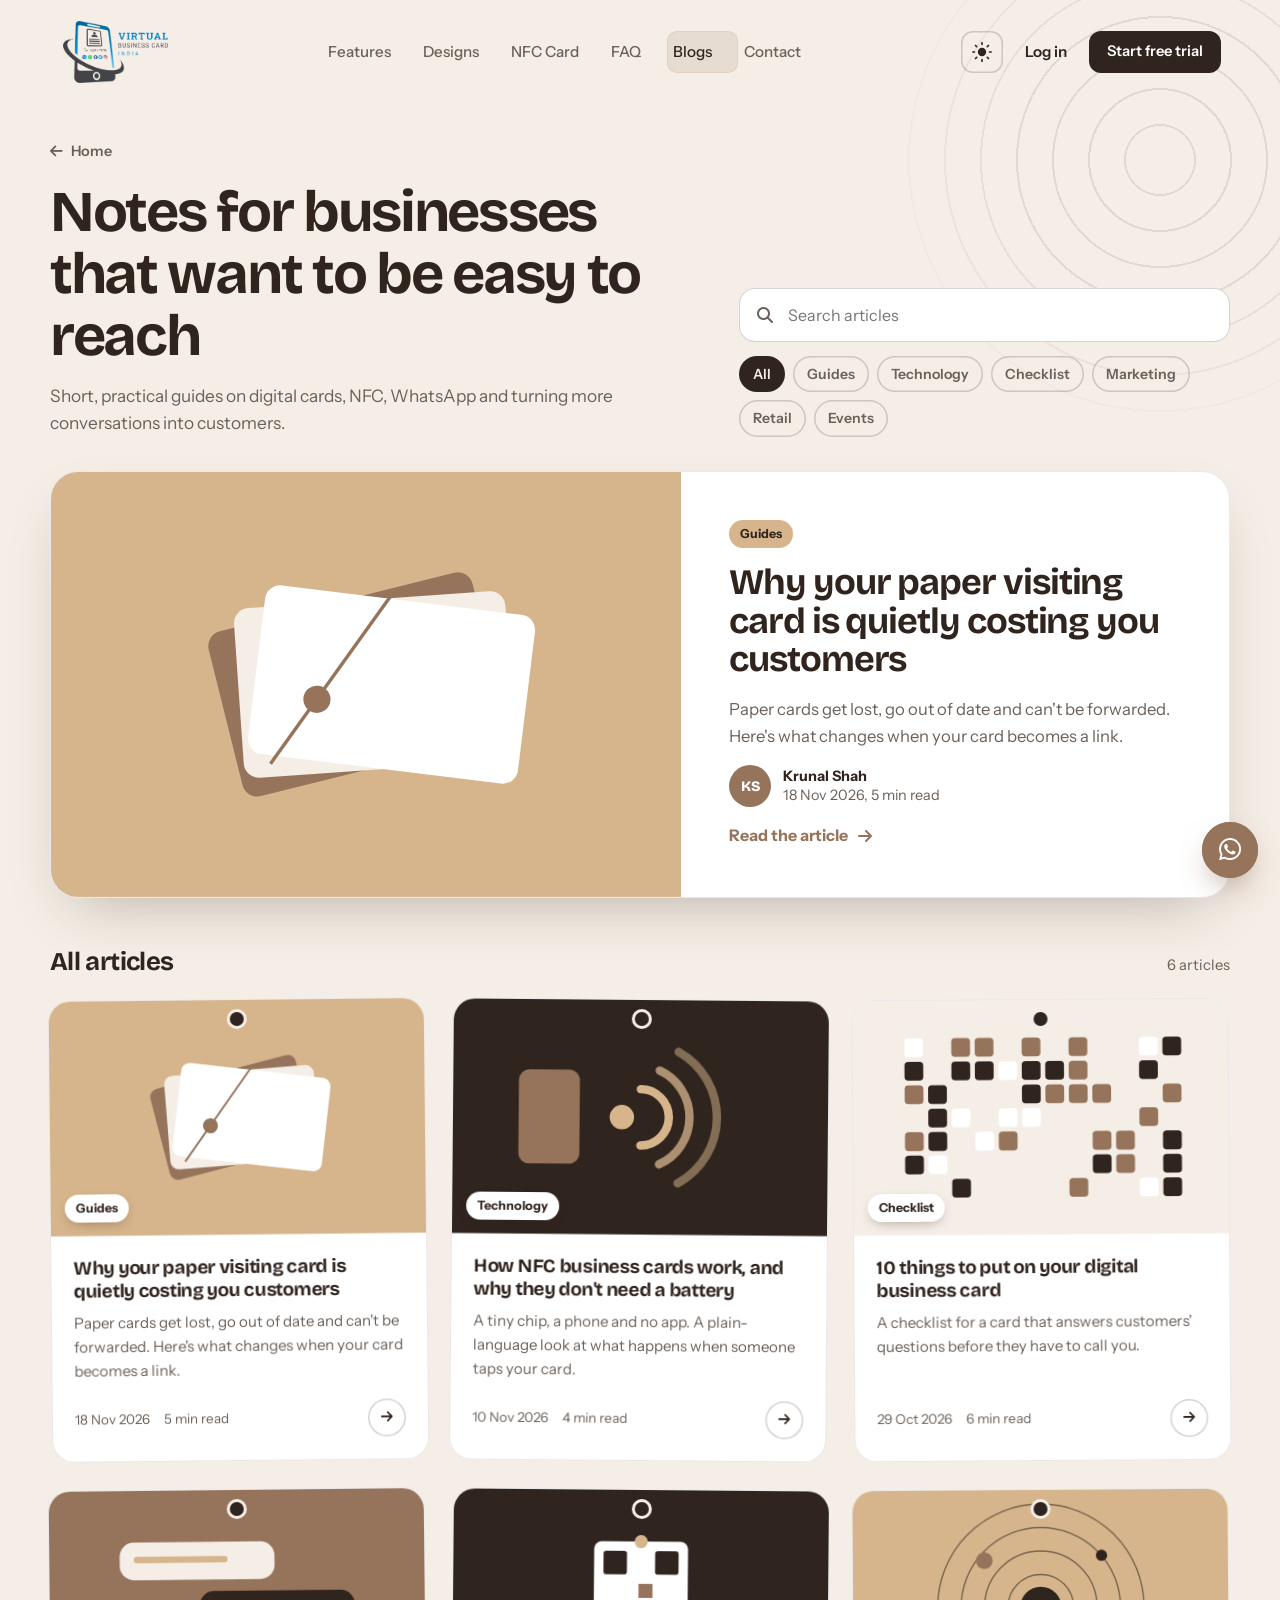
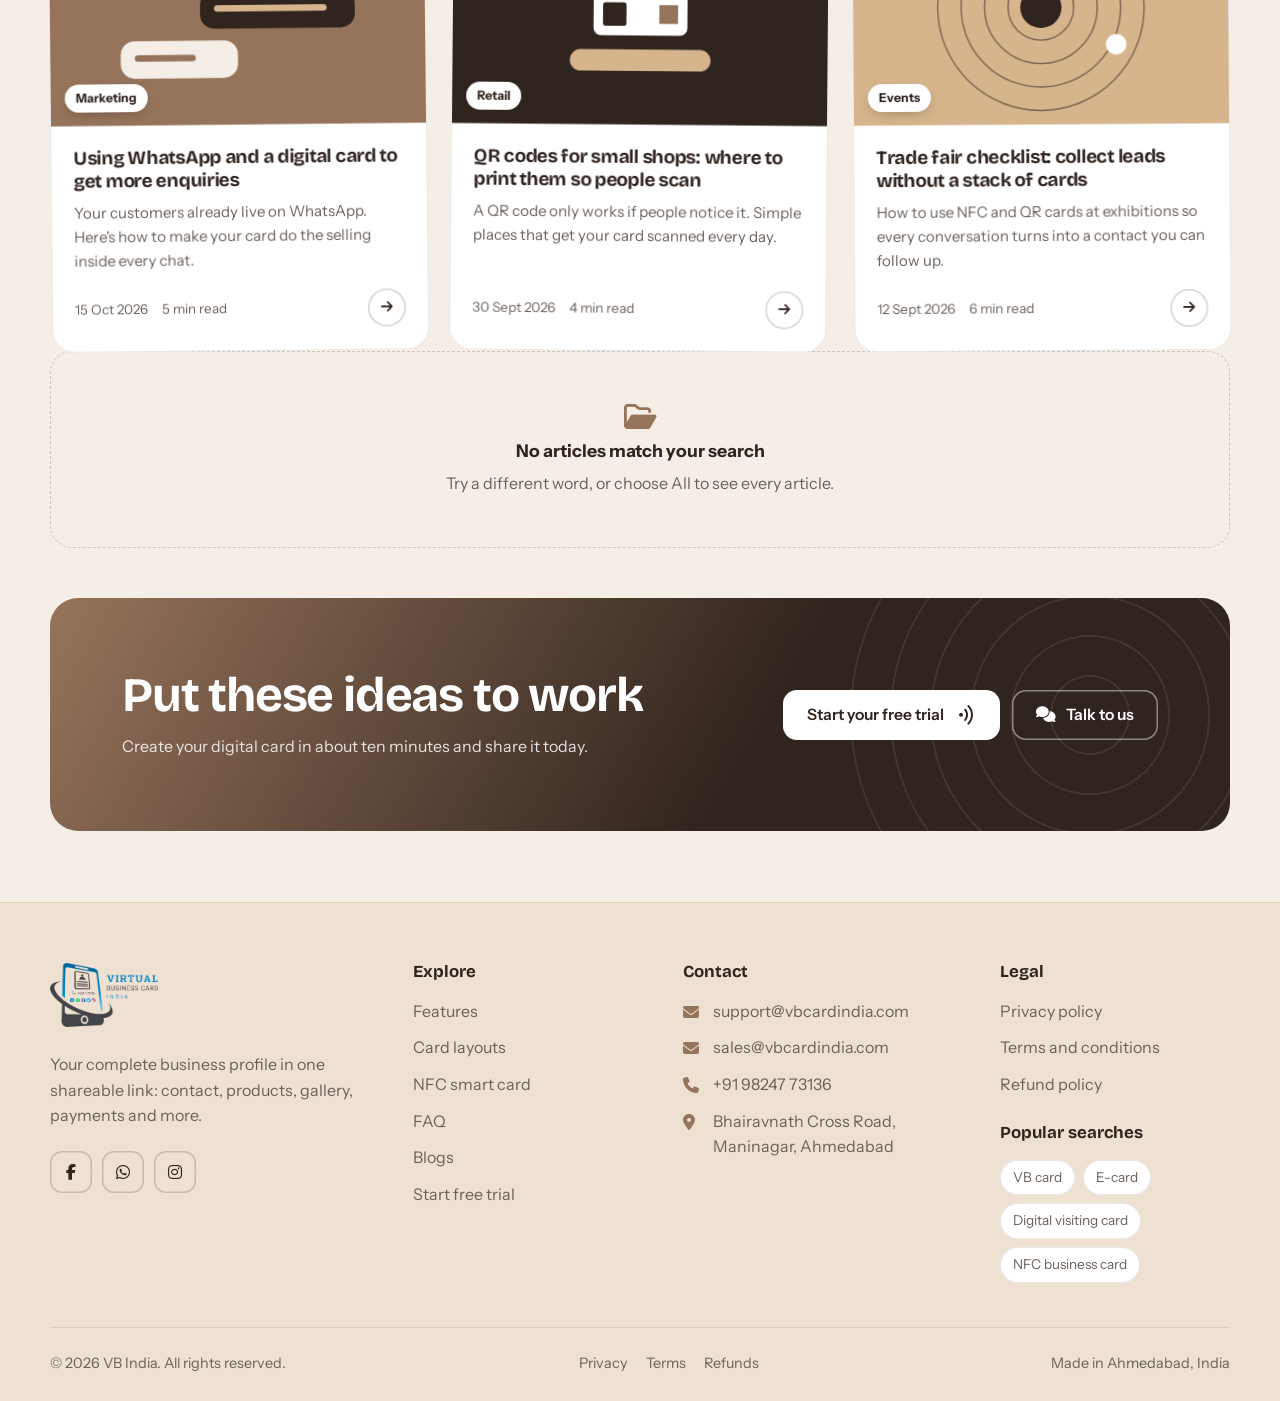
<file: blogs.html>
<!DOCTYPE html>
<html lang="en" data-theme="dark">
<head>
  <meta charset="UTF-8">
  <meta name="viewport" content="width=device-width, initial-scale=1">
  <title>Blog | Virtual Business Card India</title>
  <meta name="description" content="Ideas and guides for growing your business with a digital card.">
  <meta name="theme-color" content="#30241E">
  <link rel="icon" href="assets/images/favicon.png">
  <script>(function(){var t;try{t=localStorage.getItem('vbc-theme')}catch(e){}document.documentElement.setAttribute('data-theme',t||(matchMedia('(prefers-color-scheme: light)').matches?'light':'dark'))})();</script>
  <link rel="stylesheet" href="assets/css/fonts.css">
  <link rel="stylesheet" href="assets/css/fontawesome.min.css">
  <link rel="stylesheet" href="assets/css/style.css">
</head>
<body>

<!-- ============ Header ============ -->
<header class="site-header">
  <div class="container nav-shell">
    <a href="index.html" class="logo" aria-label="Virtual Business Card India home">
      <img class="logo-for-light" src="assets/images/logo-light.png" alt="Virtual Business Card India">
      <img class="logo-for-dark" src="assets/images/logo-dark.png" alt="Virtual Business Card India">
    </a>
    <ul class="nav-links">
      <li><a href="index.html#features">Features</a></li>
      <li><a href="index.html#designs">Designs</a></li>
      <li><a href="index.html#nfc">NFC Card</a></li>
      <li><a href="index.html#faq">FAQ</a></li>
      <li><a href="blogs.html" class="active" aria-current="page">Blogs</a></li>
      <li><a href="index.html#contact">Contact</a></li>
    </ul>
    <div class="nav-actions">
      <button class="theme-toggle" type="button" aria-label="Switch theme">
        <svg viewBox="0 0 24 24" fill="none" aria-hidden="true">
          <mask id="moonMask"><rect width="24" height="24" fill="#FFFFFF"/><circle class="moon-mask" cx="24" cy="4" r="7" fill="#30241E"/></mask>
          <circle class="sun-core" cx="12" cy="12" r="5" fill="currentColor" mask="url(#moonMask)"/>
          <g class="sun-rays" stroke="currentColor" stroke-width="2" stroke-linecap="round"><path d="M12 1v2M12 21v2M4.2 4.2l1.4 1.4M18.4 18.4l1.4 1.4M1 12h2M21 12h2M4.2 19.8l1.4-1.4M18.4 5.6l1.4-1.4"/></g>
        </svg>
      </button>
      <a href="login.html" class="nav-login">Log in</a>
      <a href="register.html" class="btn btn-sm">Start free trial</a>
      <button class="menu-toggle" type="button" aria-label="Open menu" aria-expanded="false"><span></span><span></span><span></span></button>
    </div>
  </div>
</header>
<main class="blog-page">
  <section class="blog-hero">
    <div class="container bh-grid">
      <div>
        <a class="crumb" href="index.html"><i class="fa-solid fa-arrow-left"></i> Home</a>
        <h1>Notes for businesses that want to be easy to reach</h1>
        <p>Short, practical guides on digital cards, NFC, WhatsApp and turning more conversations into customers.</p>
      </div>
      <div class="bh-tools">
        <label class="blog-search">
          <i class="fa-solid fa-magnifying-glass"></i>
          <input id="blogSearch" type="search" placeholder="Search articles" aria-label="Search articles">
        </label>
        <div class="blog-chips" id="blogChips" aria-label="Filter by topic"></div>
      </div>
    </div>
  </section>

  <section class="container blog-featured" id="blogFeatured" aria-label="Featured article"></section>

  <section class="container blog-list">
    <div class="bl-head">
      <h2>All articles</h2>
      <span id="blogCount"></span>
    </div>
    <div class="post-grid" id="blogGrid"></div>
    <div class="blog-empty" id="blogEmpty" hidden>
      <i class="fa-regular fa-folder-open"></i>
      <b>No articles match your search</b>
      <span>Try a different word, or choose All to see every article.</span>
    </div>
  </section>

  <section class="section" style="padding-top:20px">
    <div class="container">
      <div class="cta-band">
        <div>
          <h2>Put these ideas to work</h2>
          <p>Create your digital card in about ten minutes and share it today.</p>
        </div>
        <div class="btn-row">
          <a href="register.html" class="btn btn-light">Start your free trial <span class="tap"><i class="fa-solid fa-wifi fa-rotate-90"></i></span></a>
          <button class="btn btn-ghost" type="button" data-open-modal><i class="fa-solid fa-comments"></i> Talk to us</button>
        </div>
      </div>
    </div>
  </section>
</main>


<!-- ============ Footer ============ -->
<footer class="site-footer" id="contact">
  <div class="container">
    <div class="footer-grid">
      <div>
        <a href="index.html" class="logo">
          <img class="logo-for-light" src="assets/images/logo-light.png" alt="Virtual Business Card India">
      <img class="logo-for-dark" src="assets/images/logo-dark.png" alt="Virtual Business Card India">
        </a>
        <p class="footer-about">Your complete business profile in one shareable link: contact, products, gallery, payments and more.</p>
        <div class="socials">
          <a href="#" aria-label="Facebook"><i class="fa-brands fa-facebook-f"></i></a>
          <a href="https://wa.me/919824773136" aria-label="WhatsApp" target="_blank" rel="noopener"><i class="fa-brands fa-whatsapp"></i></a>
          <a href="#" aria-label="Instagram"><i class="fa-brands fa-instagram"></i></a>
        </div>
      </div>
      <div>
        <h4>Explore</h4>
        <ul class="footer-links">
          <li><a href="index.html#features">Features</a></li>
          <li><a href="index.html#designs">Card layouts</a></li>
          <li><a href="index.html#nfc">NFC smart card</a></li>
          <li><a href="index.html#faq">FAQ</a></li>
          <li><a href="blogs.html">Blogs</a></li>
          <li><a href="register.html">Start free trial</a></li>
        </ul>
      </div>
      <div>
        <h4>Contact</h4>
        <ul class="footer-links footer-contact">
          <li><i class="fa-solid fa-envelope"></i><a href="mailto:support@vbcardindia.com">support@vbcardindia.com</a></li>
          <li><i class="fa-solid fa-envelope"></i><a href="mailto:sales@vbcardindia.com">sales@vbcardindia.com</a></li>
          <li><i class="fa-solid fa-phone"></i><a href="tel:+919824773136">+91 98247 73136</a></li>
          <li><i class="fa-solid fa-location-dot"></i><span>Bhairavnath Cross Road, Maninagar, Ahmedabad</span></li>
        </ul>
      </div>
      <div>
        <h4>Legal</h4>
        <ul class="footer-links">
          <li><a href="privacy.html">Privacy policy</a></li>
          <li><a href="terms.html">Terms and conditions</a></li>
          <li><a href="refund.html">Refund policy</a></li>
        </ul>
        <h4 style="margin-top:26px">Popular searches</h4>
        <div class="tags">
          <a href="#">VB card</a><a href="#">E-card</a><a href="#">Digital visiting card</a><a href="#">NFC business card</a>
        </div>
      </div>
    </div>
    <div class="footer-bottom">
      <span>© <span data-year>2026</span> VB India. All rights reserved.</span>
      <nav class="footer-legal" aria-label="Legal">
        <a href="privacy.html">Privacy</a><a href="terms.html">Terms</a><a href="refund.html">Refunds</a>
      </nav>
      <span>Made in Ahmedabad, India</span>
    </div>
  </div>
</footer>

<a class="wa-float" href="https://wa.me/919824773136" target="_blank" rel="noopener" aria-label="Chat on WhatsApp"><i class="fa-brands fa-whatsapp"></i></a>

<!-- ============ Talk to us modal ============ -->
<div class="modal" id="talkModal" aria-hidden="true" role="dialog" aria-modal="true" aria-labelledby="talkTitle">
  <div class="modal-box">
    <button class="modal-close" type="button" aria-label="Close"><i class="fa-solid fa-xmark"></i></button>
    <h3 id="talkTitle">Talk to us</h3>
    <p>Leave your details and we'll call you back, usually within a working day.</p>
    <form novalidate>
      <div class="field">
        <input id="tName" type="text" placeholder=" " required autocomplete="name">
        <i class="fa-solid fa-user"></i><label for="tName">Name</label>
        <div class="err">Enter your name.</div>
      </div>
      <div class="field">
        <input id="tMobile" type="tel" placeholder=" " required data-type="mobile" inputmode="numeric" autocomplete="tel">
        <i class="fa-solid fa-phone"></i><label for="tMobile">Mobile number</label>
        <div class="err">Enter a 10-digit mobile number.</div>
      </div>
      <div class="field">
        <textarea id="tMsg" placeholder=" "></textarea>
        <i class="fa-solid fa-message"></i><label for="tMsg">Message (optional)</label>
      </div>
      <button class="btn btn-block" type="submit">Send message <i class="fa-solid fa-paper-plane"></i></button>
    </form>
  </div>
</div>

<script src="assets/js/main.js"></script>
<script src="assets/js/blogs.js"></script>
</body>
</html>
</file>
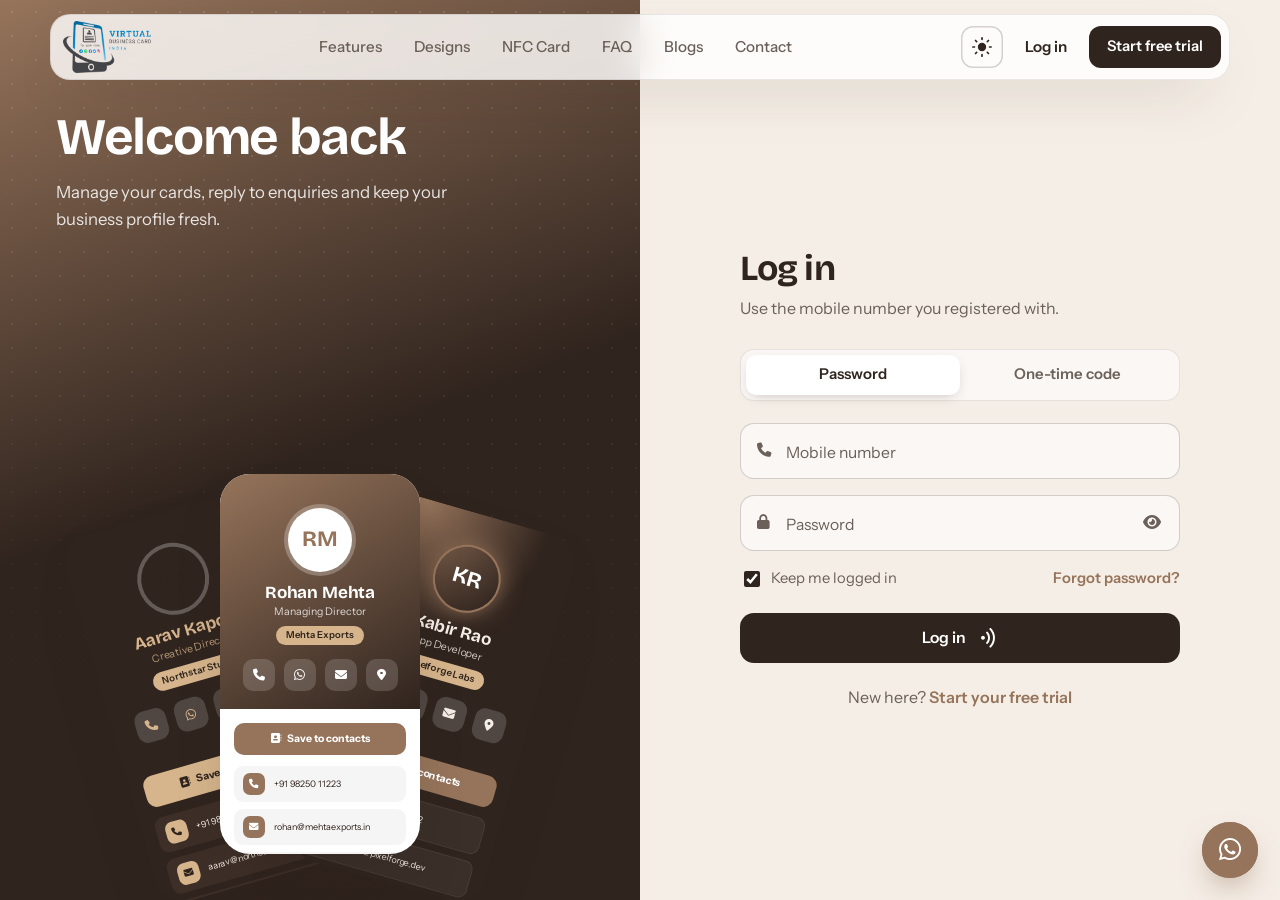
<file: login.html>
<!DOCTYPE html>
<html lang="en" data-theme="dark">
<head>
  <meta charset="UTF-8">
  <meta name="viewport" content="width=device-width, initial-scale=1">
  <title>Log in | Virtual Business Card India</title>
  <meta name="description" content="Log in to manage your digital business card.">
  <meta name="theme-color" content="#30241E">
  <link rel="icon" href="assets/images/favicon.png">
  <script>(function(){var t;try{t=localStorage.getItem('vbc-theme')}catch(e){}document.documentElement.setAttribute('data-theme',t||(matchMedia('(prefers-color-scheme: light)').matches?'light':'dark'))})();</script>
  <link rel="stylesheet" href="assets/css/fonts.css">
  <link rel="stylesheet" href="assets/css/fontawesome.min.css">
  <link rel="stylesheet" href="assets/css/style.css">
</head>
<body>

<!-- ============ Header ============ -->
<header class="site-header solid">
  <div class="container nav-shell">
    <a href="index.html" class="logo" aria-label="Virtual Business Card India home">
      <img class="logo-for-light" src="assets/images/logo-light.png" alt="Virtual Business Card India">
      <img class="logo-for-dark" src="assets/images/logo-dark.png" alt="Virtual Business Card India">
    </a>
    <ul class="nav-links">
      <li><a href="index.html#features">Features</a></li>
      <li><a href="index.html#designs">Designs</a></li>
      <li><a href="index.html#nfc">NFC Card</a></li>
      <li><a href="index.html#faq">FAQ</a></li>
      <li><a href="blogs.html">Blogs</a></li>
      <li><a href="index.html#contact">Contact</a></li>
    </ul>
    <div class="nav-actions">
      <button class="theme-toggle" type="button" aria-label="Switch theme">
        <svg viewBox="0 0 24 24" fill="none" aria-hidden="true">
          <mask id="moonMask"><rect width="24" height="24" fill="#FFFFFF"/><circle class="moon-mask" cx="24" cy="4" r="7" fill="#30241E"/></mask>
          <circle class="sun-core" cx="12" cy="12" r="5" fill="currentColor" mask="url(#moonMask)"/>
          <g class="sun-rays" stroke="currentColor" stroke-width="2" stroke-linecap="round"><path d="M12 1v2M12 21v2M4.2 4.2l1.4 1.4M18.4 18.4l1.4 1.4M1 12h2M21 12h2M4.2 19.8l1.4-1.4M18.4 5.6l1.4-1.4"/></g>
        </svg>
      </button>
      <a href="login.html" class="nav-login" aria-current="page">Log in</a>
      <a href="register.html" class="btn btn-sm">Start free trial</a>
      <button class="menu-toggle" type="button" aria-label="Open menu" aria-expanded="false"><span></span><span></span><span></span></button>
    </div>
  </div>
</header>
<main class="auth">
  <section class="auth-visual">
    <h1>Welcome back</h1>
    <p>Manage your cards, reply to enquiries and keep your business profile fresh.</p>
    <div class="fan" id="fan" aria-hidden="true"></div>
  </section>

  <section class="auth-main">
    <div class="auth-form">
      <h2>Log in</h2>
      <p class="sub">Use the mobile number you registered with.</p>

      <div class="segmented" id="loginMode" data-mode="password" role="tablist" aria-label="Login method">
        <span class="seg-thumb"></span>
        <button type="button" role="tab" aria-selected="true" data-mode="password">Password</button>
        <button type="button" role="tab" aria-selected="false" data-mode="otp">One-time code</button>
      </div>

      <!-- Password login -->
      <form class="mode-panel" id="pwForm" novalidate>
        <div class="field">
          <input id="lMobile" type="tel" placeholder=" " required data-type="mobile" inputmode="numeric" autocomplete="tel">
          <i class="fa-solid fa-phone"></i><label for="lMobile">Mobile number</label>
          <div class="err">Enter your 10-digit mobile number.</div>
        </div>
        <div class="field">
          <input id="lPass" type="password" placeholder=" " required minlength="6" autocomplete="current-password">
          <i class="fa-solid fa-lock"></i><label for="lPass">Password</label>
          <button class="eye" type="button" aria-label="Show password"><i class="fa-solid fa-eye"></i></button>
          <div class="err">Password must be at least 6 characters.</div>
        </div>
        <div class="form-meta">
          <label class="check"><input type="checkbox" checked> Keep me logged in</label>
          <a href="#" data-switch="otp">Forgot password?</a>
        </div>
        <button class="btn btn-block" type="submit">Log in <span class="tap"><i class="fa-solid fa-wifi fa-rotate-90"></i></span></button>
      </form>

      <!-- OTP login -->
      <form class="mode-panel" id="otpForm" novalidate hidden>
        <div class="field">
          <input id="oMobile" type="tel" placeholder=" " required data-type="mobile" inputmode="numeric" autocomplete="tel">
          <i class="fa-solid fa-phone"></i><label for="oMobile">Mobile number</label>
          <div class="err">Enter your 10-digit mobile number.</div>
        </div>
        <div id="otpBoxes" hidden>
          <p class="sub" style="margin:0 0 12px">Enter the 6-digit code we sent by SMS.</p>
          <div class="otp" role="group" aria-label="One-time code">
            <input inputmode="numeric" maxlength="1" aria-label="Digit 1"><input inputmode="numeric" maxlength="1" aria-label="Digit 2"><input inputmode="numeric" maxlength="1" aria-label="Digit 3"><input inputmode="numeric" maxlength="1" aria-label="Digit 4"><input inputmode="numeric" maxlength="1" aria-label="Digit 5"><input inputmode="numeric" maxlength="1" aria-label="Digit 6">
          </div>
        </div>
        <button class="btn btn-block" type="submit" id="otpBtn">Send code <i class="fa-solid fa-paper-plane"></i></button>
      </form>

      <p class="auth-switch">New here? <a href="register.html">Start your free trial</a></p>
    </div>
  </section>
</main>

<a class="wa-float" href="https://wa.me/919824773136" target="_blank" rel="noopener" aria-label="Chat on WhatsApp"><i class="fa-brands fa-whatsapp"></i></a>
<script src="assets/js/cards.js"></script>
<script src="assets/js/main.js"></script>
<script src="assets/js/auth.js"></script>
</body>
</html>
</file>
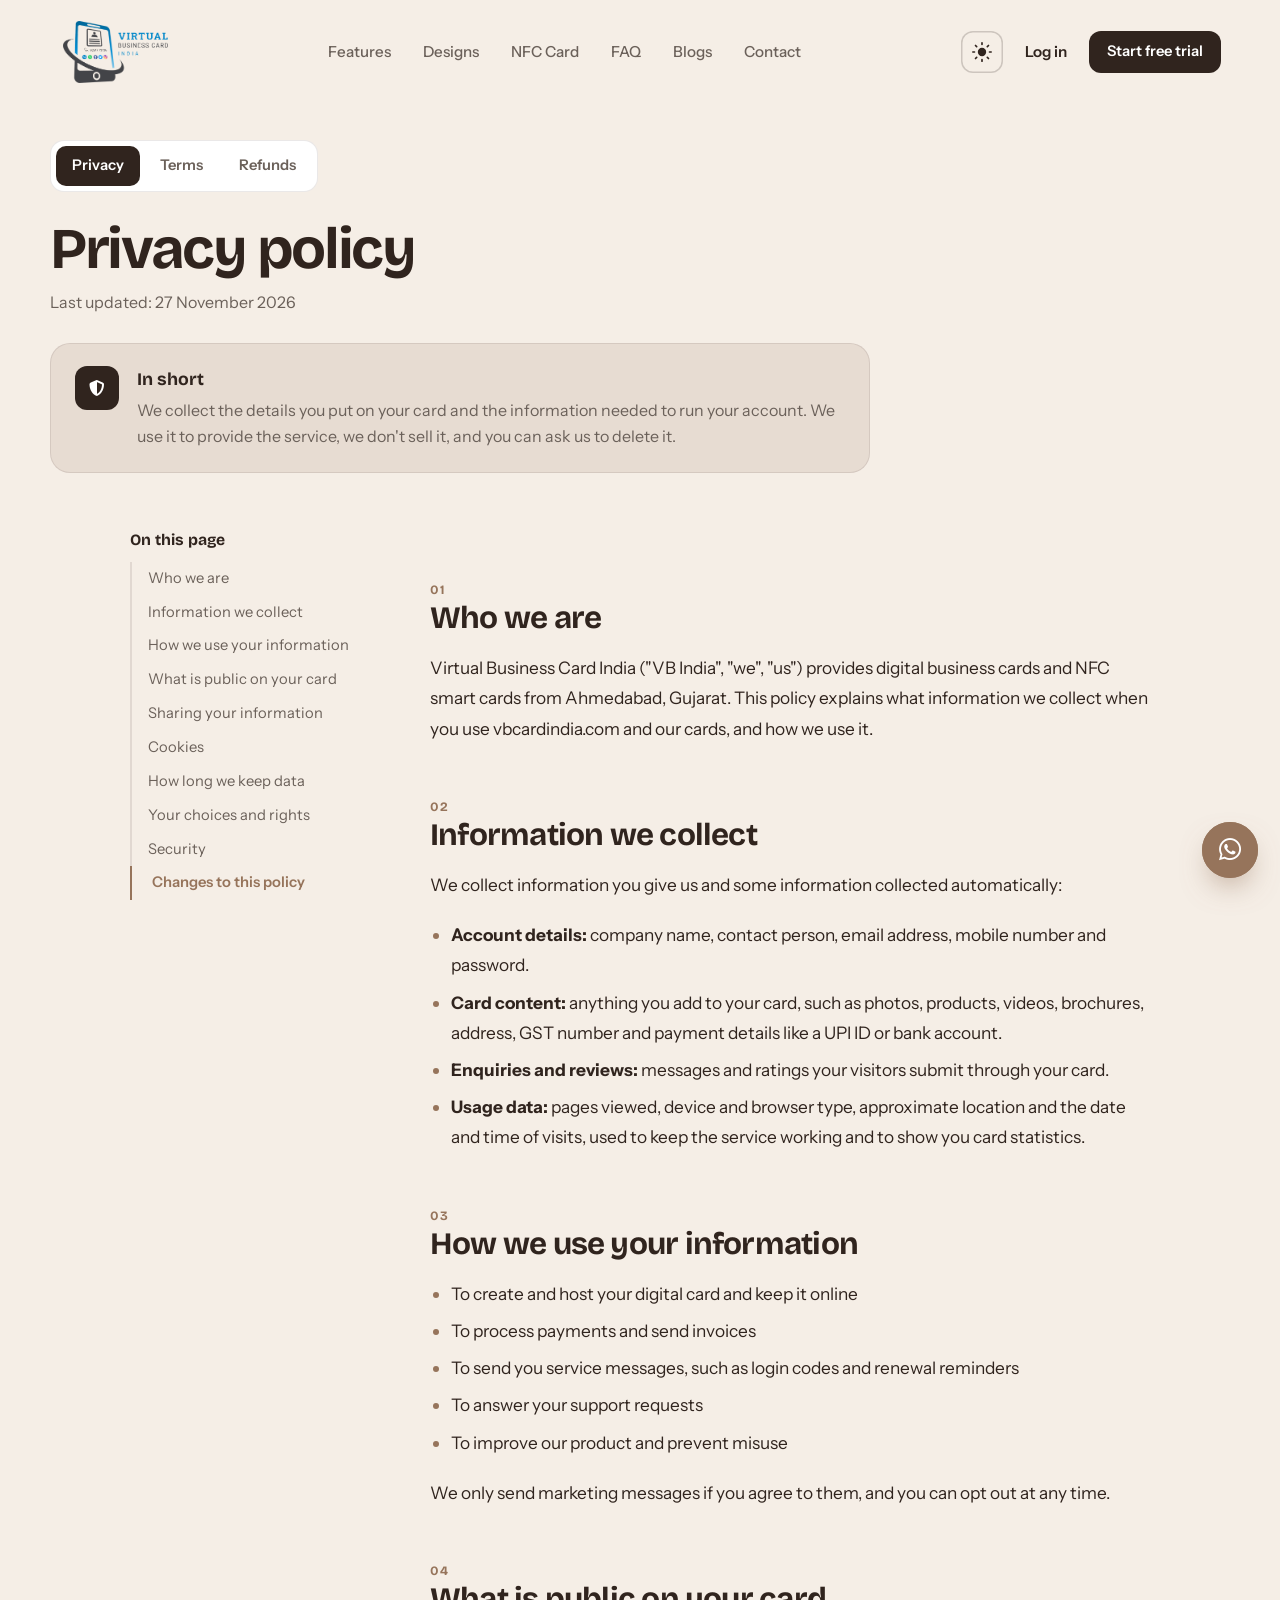
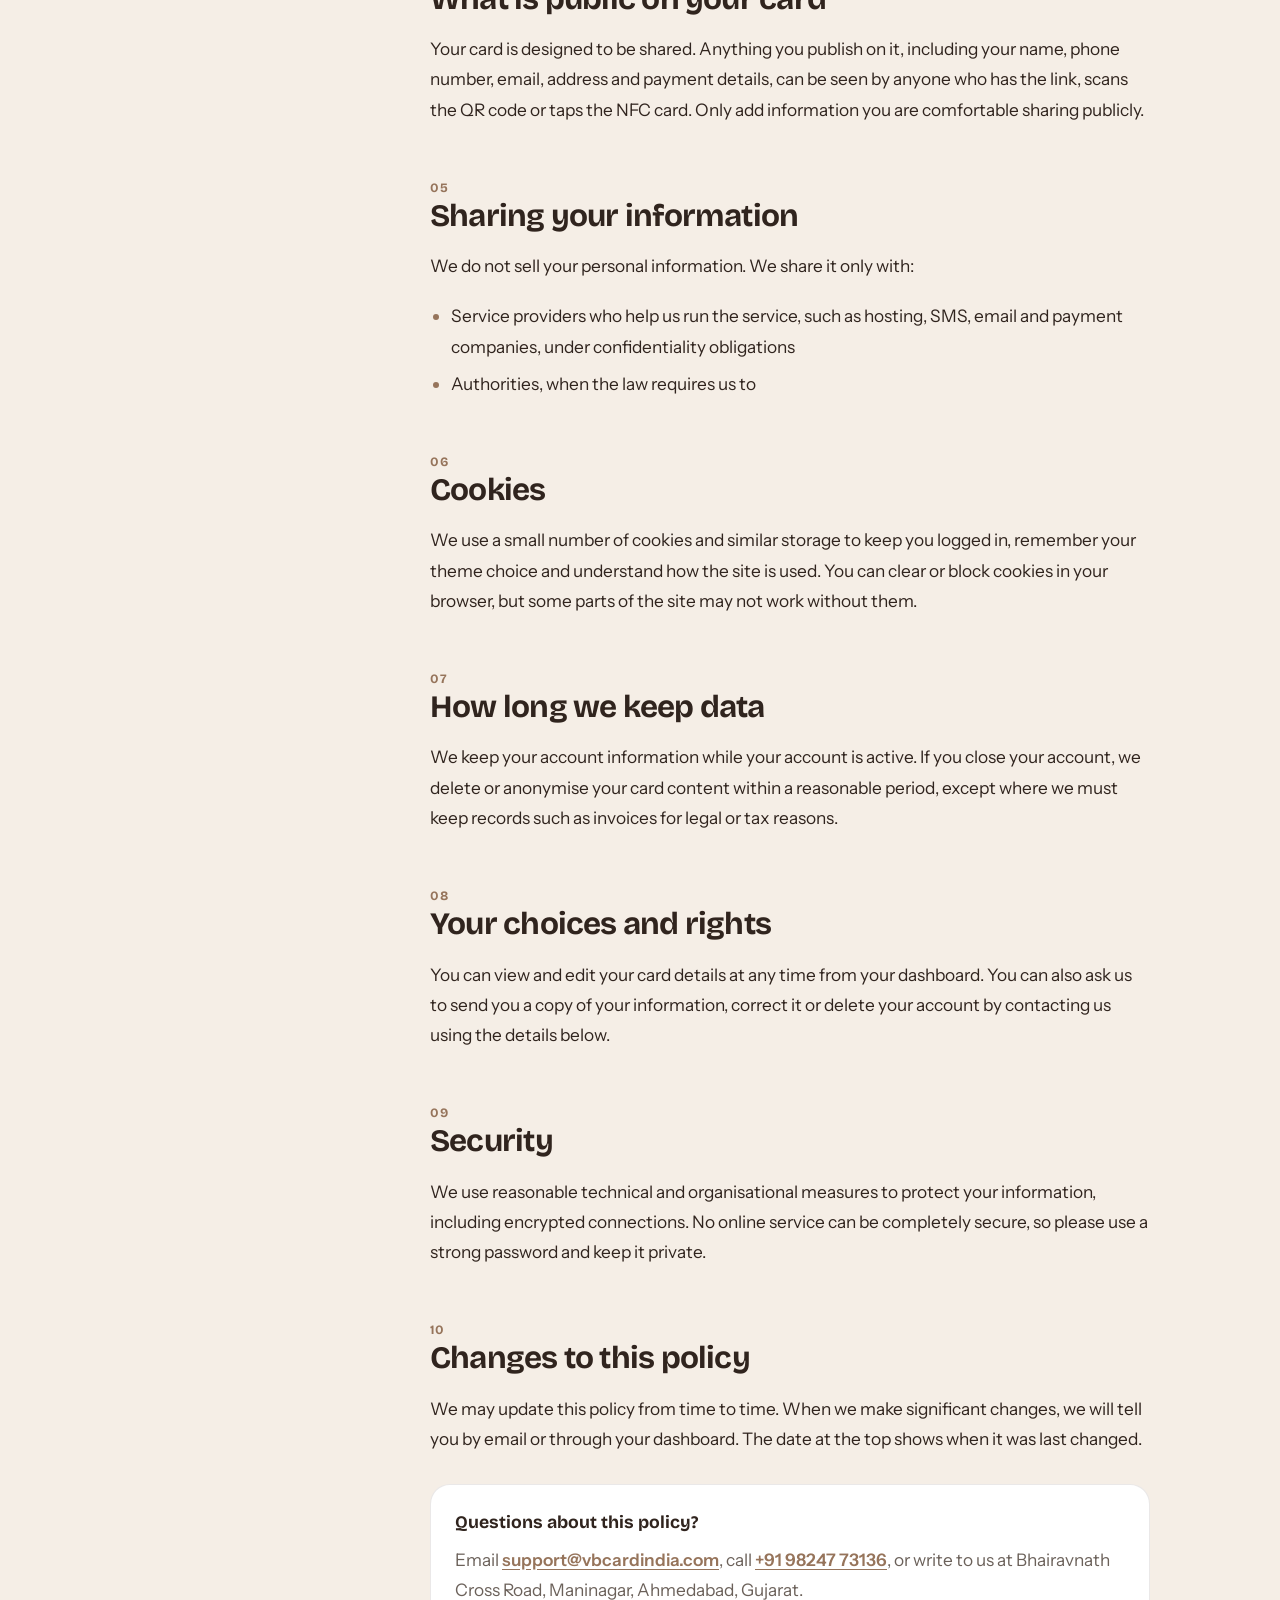
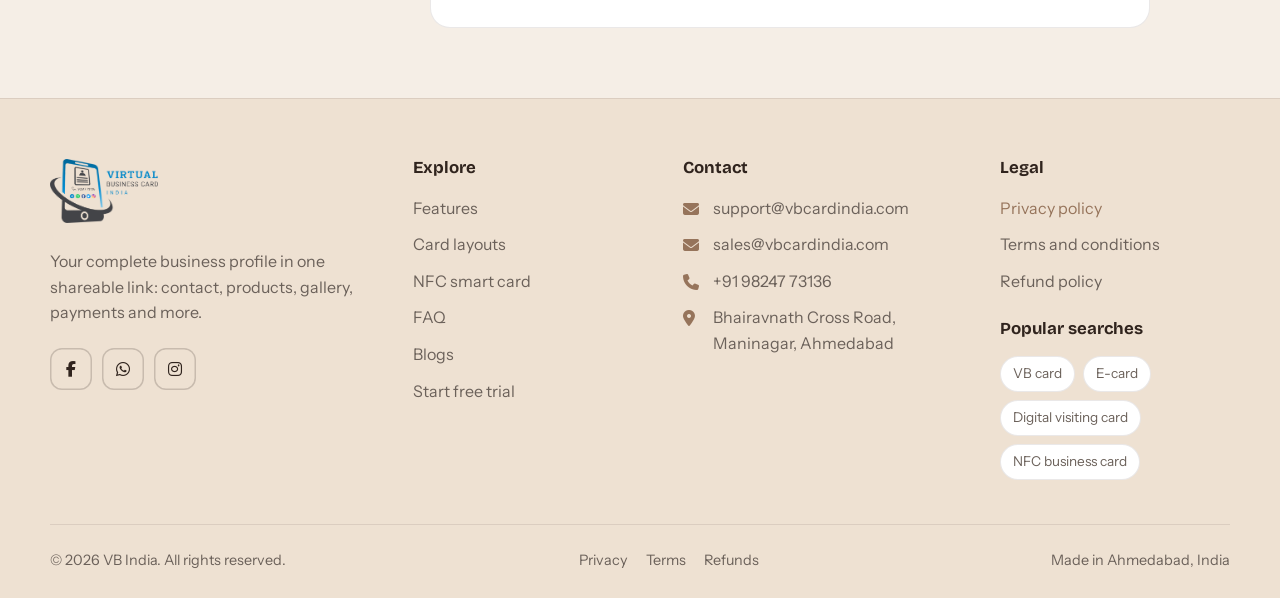
<file: privacy.html>
<!DOCTYPE html>
<html lang="en" data-theme="dark">
<head>
  <meta charset="UTF-8">
  <meta name="viewport" content="width=device-width, initial-scale=1">
  <title>Privacy policy | Virtual Business Card India</title>
  <meta name="description" content="How we collect, use and protect your information.">
  <meta name="theme-color" content="#30241E">
  <link rel="icon" href="assets/images/favicon.png">
  <script>(function(){var t;try{t=localStorage.getItem('vbc-theme')}catch(e){}document.documentElement.setAttribute('data-theme',t||(matchMedia('(prefers-color-scheme: light)').matches?'light':'dark'))})();</script>
  <link rel="stylesheet" href="assets/css/fonts.css">
  <link rel="stylesheet" href="assets/css/fontawesome.min.css">
  <link rel="stylesheet" href="assets/css/style.css">
</head>
<body>

<!-- ============ Header ============ -->
<header class="site-header">
  <div class="container nav-shell">
    <a href="index.html" class="logo" aria-label="Virtual Business Card India home">
      <img class="logo-for-light" src="assets/images/logo-light.png" alt="Virtual Business Card India">
      <img class="logo-for-dark" src="assets/images/logo-dark.png" alt="Virtual Business Card India">
    </a>
    <ul class="nav-links">
      <li><a href="index.html#features">Features</a></li>
      <li><a href="index.html#designs">Designs</a></li>
      <li><a href="index.html#nfc">NFC Card</a></li>
      <li><a href="index.html#faq">FAQ</a></li>
      <li><a href="blogs.html">Blogs</a></li>
      <li><a href="index.html#contact">Contact</a></li>
    </ul>
    <div class="nav-actions">
      <button class="theme-toggle" type="button" aria-label="Switch theme">
        <svg viewBox="0 0 24 24" fill="none" aria-hidden="true">
          <mask id="moonMask"><rect width="24" height="24" fill="#FFFFFF"/><circle class="moon-mask" cx="24" cy="4" r="7" fill="#30241E"/></mask>
          <circle class="sun-core" cx="12" cy="12" r="5" fill="currentColor" mask="url(#moonMask)"/>
          <g class="sun-rays" stroke="currentColor" stroke-width="2" stroke-linecap="round"><path d="M12 1v2M12 21v2M4.2 4.2l1.4 1.4M18.4 18.4l1.4 1.4M1 12h2M21 12h2M4.2 19.8l1.4-1.4M18.4 5.6l1.4-1.4"/></g>
        </svg>
      </button>
      <a href="login.html" class="nav-login">Log in</a>
      <a href="register.html" class="btn btn-sm">Start free trial</a>
      <button class="menu-toggle" type="button" aria-label="Open menu" aria-expanded="false"><span></span><span></span><span></span></button>
    </div>
  </div>
</header>
<main class="legal-page">
  <section class="container legal-hero">
    <nav class="legal-tabs" aria-label="Legal pages"><a href="privacy.html" aria-current="page">Privacy</a><a href="terms.html">Terms</a><a href="refund.html">Refunds</a></nav>
    <h1>Privacy policy</h1>
    <p class="updated">Last updated: 27 November 2026</p>
    <div class="legal-summary">
      <i class="fa-solid fa-shield-halved"></i>
      <div><b>In short</b><p>We collect the details you put on your card and the information needed to run your account. We use it to provide the service, we don't sell it, and you can ask us to delete it.</p></div>
    </div>
  </section>
  <div class="container art-layout">
    <aside class="art-side">
      <div class="toc-box">
        <b>On this page</b>
        <ol id="legalToc"></ol>
      </div>
    </aside>
    <article class="art-main">
      <div class="prose">
        <h2>Who we are</h2>
        <p>Virtual Business Card India ("VB India", "we", "us") provides digital business cards and NFC smart cards from Ahmedabad, Gujarat. This policy explains what information we collect when you use vbcardindia.com and our cards, and how we use it.</p>

        <h2>Information we collect</h2>
        <p>We collect information you give us and some information collected automatically:</p>
        <ul><li><b>Account details:</b> company name, contact person, email address, mobile number and password.</li><li><b>Card content:</b> anything you add to your card, such as photos, products, videos, brochures, address, GST number and payment details like a UPI ID or bank account.</li><li><b>Enquiries and reviews:</b> messages and ratings your visitors submit through your card.</li><li><b>Usage data:</b> pages viewed, device and browser type, approximate location and the date and time of visits, used to keep the service working and to show you card statistics.</li></ul>

        <h2>How we use your information</h2>
        <ul><li>To create and host your digital card and keep it online</li><li>To process payments and send invoices</li><li>To send you service messages, such as login codes and renewal reminders</li><li>To answer your support requests</li><li>To improve our product and prevent misuse</li></ul>
        <p>We only send marketing messages if you agree to them, and you can opt out at any time.</p>

        <h2>What is public on your card</h2>
        <p>Your card is designed to be shared. Anything you publish on it, including your name, phone number, email, address and payment details, can be seen by anyone who has the link, scans the QR code or taps the NFC card. Only add information you are comfortable sharing publicly.</p>

        <h2>Sharing your information</h2>
        <p>We do not sell your personal information. We share it only with:</p>
        <ul><li>Service providers who help us run the service, such as hosting, SMS, email and payment companies, under confidentiality obligations</li><li>Authorities, when the law requires us to</li></ul>

        <h2>Cookies</h2>
        <p>We use a small number of cookies and similar storage to keep you logged in, remember your theme choice and understand how the site is used. You can clear or block cookies in your browser, but some parts of the site may not work without them.</p>

        <h2>How long we keep data</h2>
        <p>We keep your account information while your account is active. If you close your account, we delete or anonymise your card content within a reasonable period, except where we must keep records such as invoices for legal or tax reasons.</p>

        <h2>Your choices and rights</h2>
        <p>You can view and edit your card details at any time from your dashboard. You can also ask us to send you a copy of your information, correct it or delete your account by contacting us using the details below.</p>

        <h2>Security</h2>
        <p>We use reasonable technical and organisational measures to protect your information, including encrypted connections. No online service can be completely secure, so please use a strong password and keep it private.</p>

        <h2>Changes to this policy</h2>
        <p>We may update this policy from time to time. When we make significant changes, we will tell you by email or through your dashboard. The date at the top shows when it was last changed.</p>

        <div class="legal-contact">
          <b>Questions about this policy?</b>
          <p>Email <a href="mailto:support@vbcardindia.com">support@vbcardindia.com</a>, call <a href="tel:+919824773136">+91 98247 73136</a>, or write to us at Bhairavnath Cross Road, Maninagar, Ahmedabad, Gujarat.</p>
        </div>
      </div>
    </article>
  </div>
</main>


<!-- ============ Footer ============ -->
<footer class="site-footer" id="contact">
  <div class="container">
    <div class="footer-grid">
      <div>
        <a href="index.html" class="logo">
          <img class="logo-for-light" src="assets/images/logo-light.png" alt="Virtual Business Card India">
      <img class="logo-for-dark" src="assets/images/logo-dark.png" alt="Virtual Business Card India">
        </a>
        <p class="footer-about">Your complete business profile in one shareable link: contact, products, gallery, payments and more.</p>
        <div class="socials">
          <a href="#" aria-label="Facebook"><i class="fa-brands fa-facebook-f"></i></a>
          <a href="https://wa.me/919824773136" aria-label="WhatsApp" target="_blank" rel="noopener"><i class="fa-brands fa-whatsapp"></i></a>
          <a href="#" aria-label="Instagram"><i class="fa-brands fa-instagram"></i></a>
        </div>
      </div>
      <div>
        <h4>Explore</h4>
        <ul class="footer-links">
          <li><a href="index.html#features">Features</a></li>
          <li><a href="index.html#designs">Card layouts</a></li>
          <li><a href="index.html#nfc">NFC smart card</a></li>
          <li><a href="index.html#faq">FAQ</a></li>
          <li><a href="blogs.html">Blogs</a></li>
          <li><a href="register.html">Start free trial</a></li>
        </ul>
      </div>
      <div>
        <h4>Contact</h4>
        <ul class="footer-links footer-contact">
          <li><i class="fa-solid fa-envelope"></i><a href="mailto:support@vbcardindia.com">support@vbcardindia.com</a></li>
          <li><i class="fa-solid fa-envelope"></i><a href="mailto:sales@vbcardindia.com">sales@vbcardindia.com</a></li>
          <li><i class="fa-solid fa-phone"></i><a href="tel:+919824773136">+91 98247 73136</a></li>
          <li><i class="fa-solid fa-location-dot"></i><span>Bhairavnath Cross Road, Maninagar, Ahmedabad</span></li>
        </ul>
      </div>
      <div>
        <h4>Legal</h4>
        <ul class="footer-links">
          <li><a href="privacy.html" aria-current="page">Privacy policy</a></li>
          <li><a href="terms.html">Terms and conditions</a></li>
          <li><a href="refund.html">Refund policy</a></li>
        </ul>
        <h4 style="margin-top:26px">Popular searches</h4>
        <div class="tags">
          <a href="#">VB card</a><a href="#">E-card</a><a href="#">Digital visiting card</a><a href="#">NFC business card</a>
        </div>
      </div>
    </div>
    <div class="footer-bottom">
      <span>© <span data-year>2026</span> VB India. All rights reserved.</span>
      <nav class="footer-legal" aria-label="Legal">
        <a href="privacy.html">Privacy</a><a href="terms.html">Terms</a><a href="refund.html">Refunds</a>
      </nav>
      <span>Made in Ahmedabad, India</span>
    </div>
  </div>
</footer>

<a class="wa-float" href="https://wa.me/919824773136" target="_blank" rel="noopener" aria-label="Chat on WhatsApp"><i class="fa-brands fa-whatsapp"></i></a>

<!-- ============ Talk to us modal ============ -->
<div class="modal" id="talkModal" aria-hidden="true" role="dialog" aria-modal="true" aria-labelledby="talkTitle">
  <div class="modal-box">
    <button class="modal-close" type="button" aria-label="Close"><i class="fa-solid fa-xmark"></i></button>
    <h3 id="talkTitle">Talk to us</h3>
    <p>Leave your details and we'll call you back, usually within a working day.</p>
    <form novalidate>
      <div class="field">
        <input id="tName" type="text" placeholder=" " required autocomplete="name">
        <i class="fa-solid fa-user"></i><label for="tName">Name</label>
        <div class="err">Enter your name.</div>
      </div>
      <div class="field">
        <input id="tMobile" type="tel" placeholder=" " required data-type="mobile" inputmode="numeric" autocomplete="tel">
        <i class="fa-solid fa-phone"></i><label for="tMobile">Mobile number</label>
        <div class="err">Enter a 10-digit mobile number.</div>
      </div>
      <div class="field">
        <textarea id="tMsg" placeholder=" "></textarea>
        <i class="fa-solid fa-message"></i><label for="tMsg">Message (optional)</label>
      </div>
      <button class="btn btn-block" type="submit">Send message <i class="fa-solid fa-paper-plane"></i></button>
    </form>
  </div>
</div>

<script src="assets/js/main.js"></script>
<script src="assets/js/legal.js"></script>
</body>
</html>
</file>
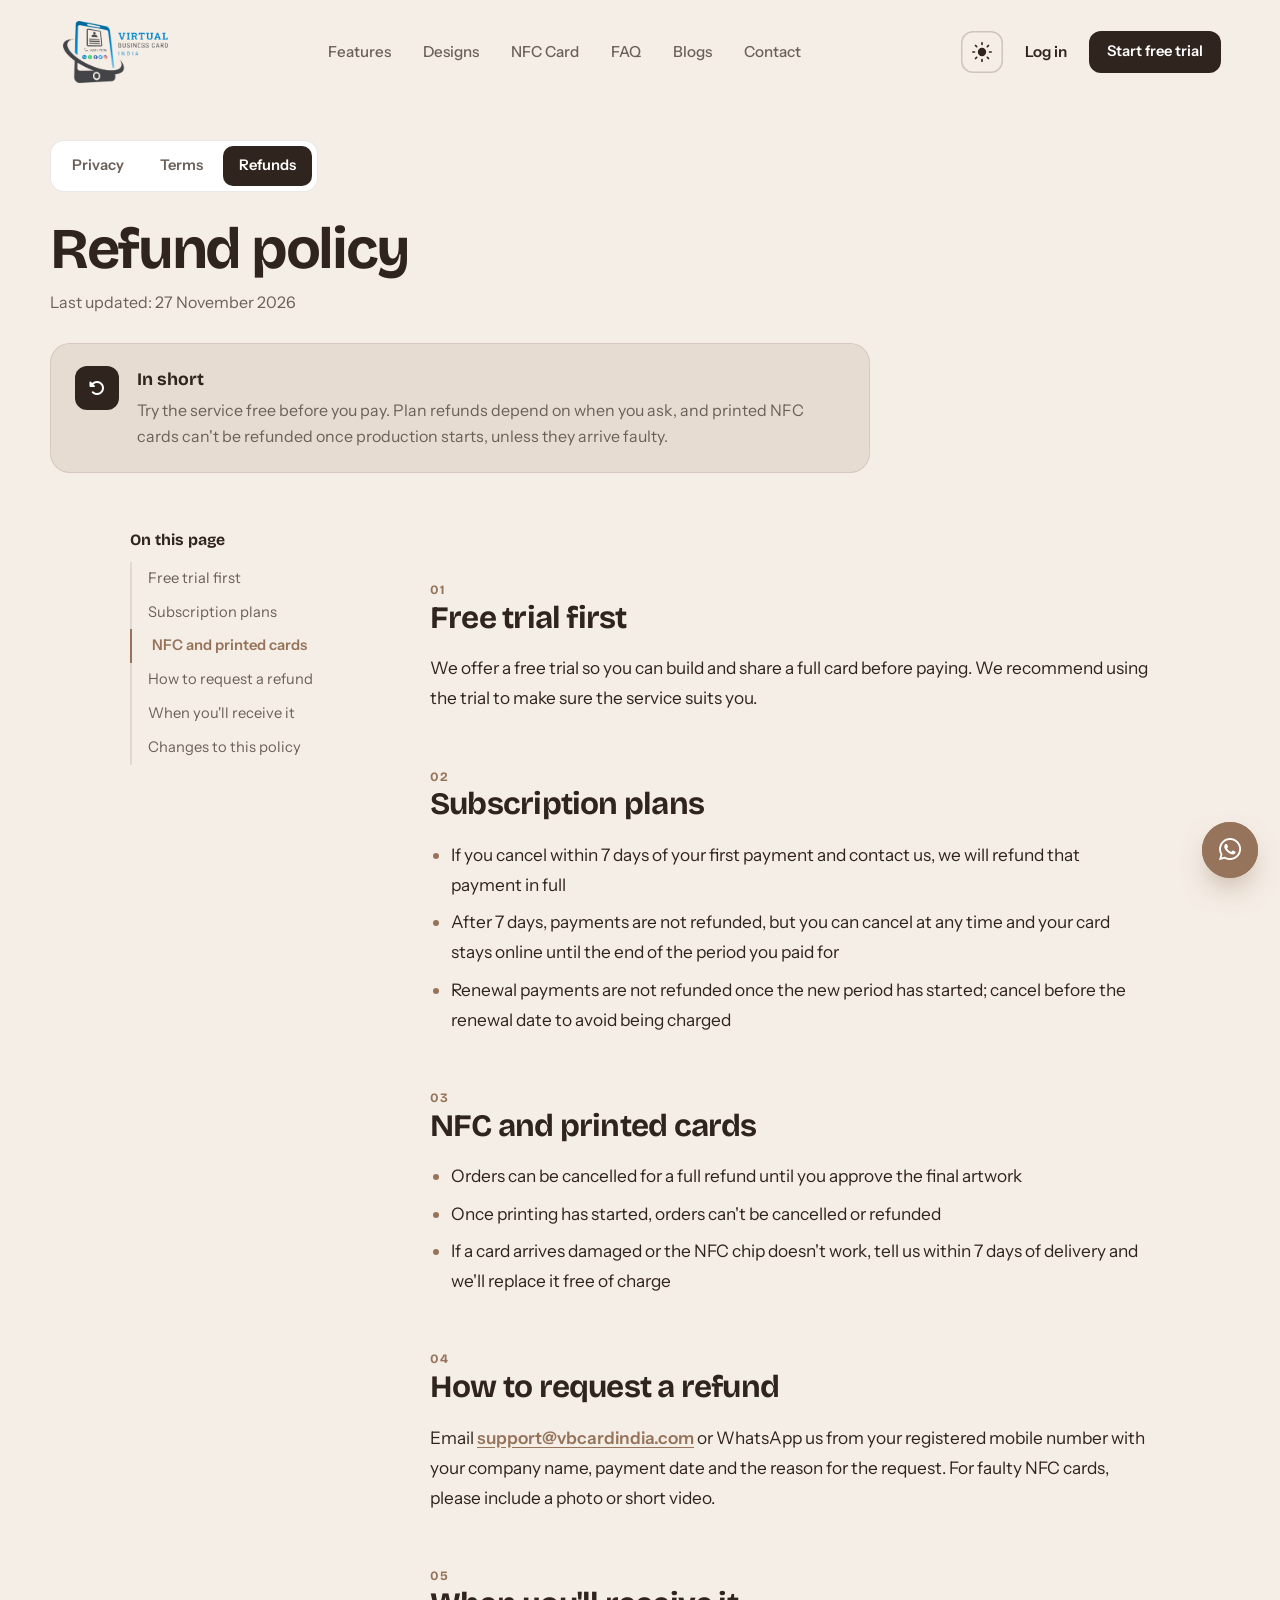
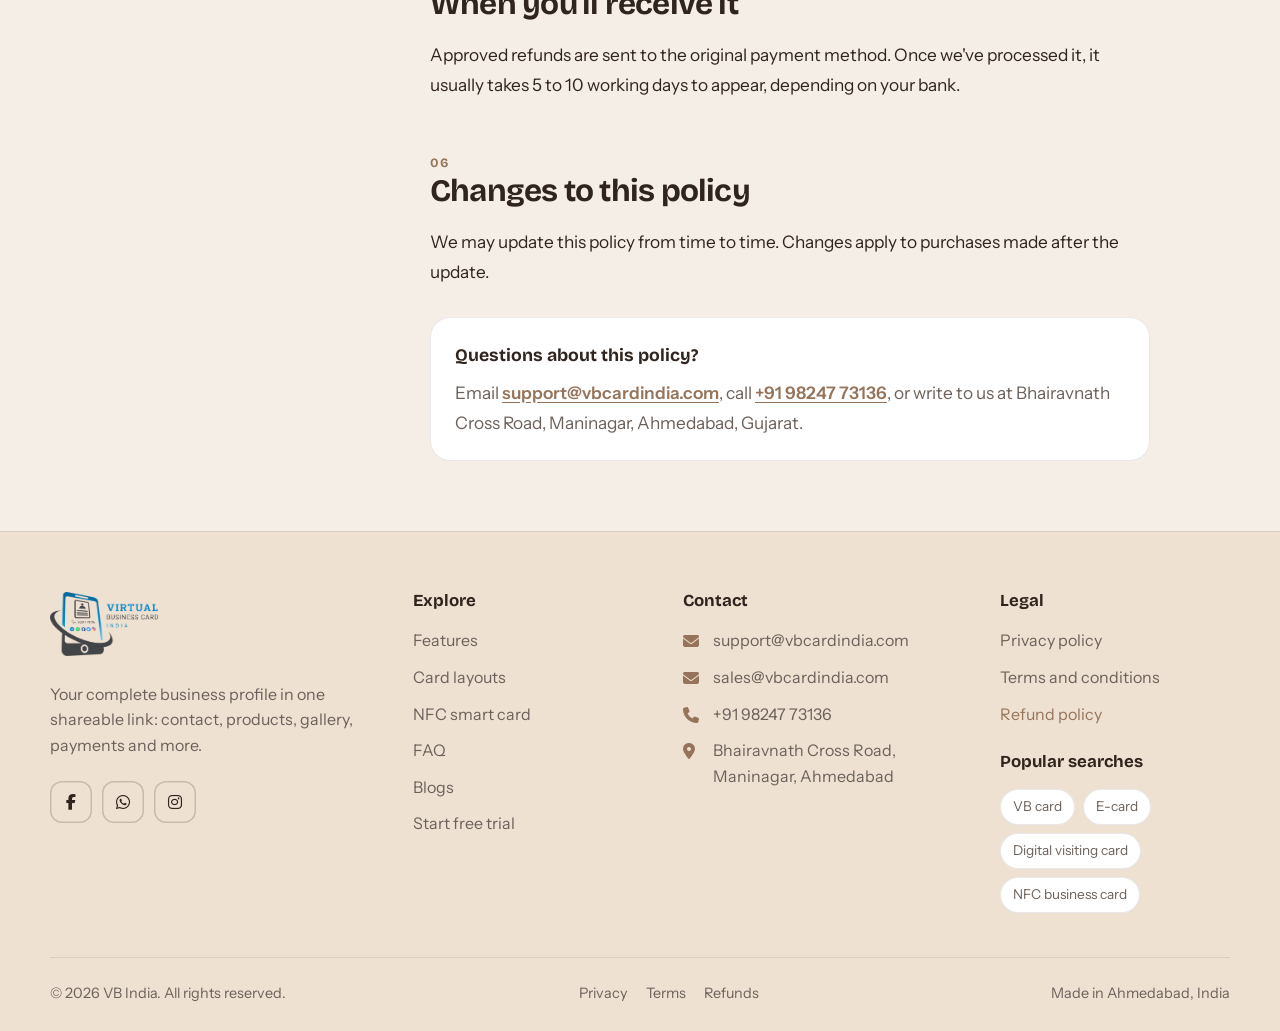
<file: refund.html>
<!DOCTYPE html>
<html lang="en" data-theme="dark">
<head>
  <meta charset="UTF-8">
  <meta name="viewport" content="width=device-width, initial-scale=1">
  <title>Refund policy | Virtual Business Card India</title>
  <meta name="description" content="Our refund and cancellation policy.">
  <meta name="theme-color" content="#30241E">
  <link rel="icon" href="assets/images/favicon.png">
  <script>(function(){var t;try{t=localStorage.getItem('vbc-theme')}catch(e){}document.documentElement.setAttribute('data-theme',t||(matchMedia('(prefers-color-scheme: light)').matches?'light':'dark'))})();</script>
  <link rel="stylesheet" href="assets/css/fonts.css">
  <link rel="stylesheet" href="assets/css/fontawesome.min.css">
  <link rel="stylesheet" href="assets/css/style.css">
</head>
<body>

<!-- ============ Header ============ -->
<header class="site-header">
  <div class="container nav-shell">
    <a href="index.html" class="logo" aria-label="Virtual Business Card India home">
      <img class="logo-for-light" src="assets/images/logo-light.png" alt="Virtual Business Card India">
      <img class="logo-for-dark" src="assets/images/logo-dark.png" alt="Virtual Business Card India">
    </a>
    <ul class="nav-links">
      <li><a href="index.html#features">Features</a></li>
      <li><a href="index.html#designs">Designs</a></li>
      <li><a href="index.html#nfc">NFC Card</a></li>
      <li><a href="index.html#faq">FAQ</a></li>
      <li><a href="blogs.html">Blogs</a></li>
      <li><a href="index.html#contact">Contact</a></li>
    </ul>
    <div class="nav-actions">
      <button class="theme-toggle" type="button" aria-label="Switch theme">
        <svg viewBox="0 0 24 24" fill="none" aria-hidden="true">
          <mask id="moonMask"><rect width="24" height="24" fill="#FFFFFF"/><circle class="moon-mask" cx="24" cy="4" r="7" fill="#30241E"/></mask>
          <circle class="sun-core" cx="12" cy="12" r="5" fill="currentColor" mask="url(#moonMask)"/>
          <g class="sun-rays" stroke="currentColor" stroke-width="2" stroke-linecap="round"><path d="M12 1v2M12 21v2M4.2 4.2l1.4 1.4M18.4 18.4l1.4 1.4M1 12h2M21 12h2M4.2 19.8l1.4-1.4M18.4 5.6l1.4-1.4"/></g>
        </svg>
      </button>
      <a href="login.html" class="nav-login">Log in</a>
      <a href="register.html" class="btn btn-sm">Start free trial</a>
      <button class="menu-toggle" type="button" aria-label="Open menu" aria-expanded="false"><span></span><span></span><span></span></button>
    </div>
  </div>
</header>
<main class="legal-page">
  <section class="container legal-hero">
    <nav class="legal-tabs" aria-label="Legal pages"><a href="privacy.html">Privacy</a><a href="terms.html">Terms</a><a href="refund.html" aria-current="page">Refunds</a></nav>
    <h1>Refund policy</h1>
    <p class="updated">Last updated: 27 November 2026</p>
    <div class="legal-summary">
      <i class="fa-solid fa-rotate-left"></i>
      <div><b>In short</b><p>Try the service free before you pay. Plan refunds depend on when you ask, and printed NFC cards can't be refunded once production starts, unless they arrive faulty.</p></div>
    </div>
  </section>
  <div class="container art-layout">
    <aside class="art-side">
      <div class="toc-box">
        <b>On this page</b>
        <ol id="legalToc"></ol>
      </div>
    </aside>
    <article class="art-main">
      <div class="prose">
        <h2>Free trial first</h2>
        <p>We offer a free trial so you can build and share a full card before paying. We recommend using the trial to make sure the service suits you.</p>

        <h2>Subscription plans</h2>
        <ul><li>If you cancel within 7 days of your first payment and contact us, we will refund that payment in full</li><li>After 7 days, payments are not refunded, but you can cancel at any time and your card stays online until the end of the period you paid for</li><li>Renewal payments are not refunded once the new period has started; cancel before the renewal date to avoid being charged</li></ul>

        <h2>NFC and printed cards</h2>
        <ul><li>Orders can be cancelled for a full refund until you approve the final artwork</li><li>Once printing has started, orders can't be cancelled or refunded</li><li>If a card arrives damaged or the NFC chip doesn't work, tell us within 7 days of delivery and we'll replace it free of charge</li></ul>

        <h2>How to request a refund</h2>
        <p>Email <a href="mailto:support@vbcardindia.com">support@vbcardindia.com</a> or WhatsApp us from your registered mobile number with your company name, payment date and the reason for the request. For faulty NFC cards, please include a photo or short video.</p>

        <h2>When you'll receive it</h2>
        <p>Approved refunds are sent to the original payment method. Once we've processed it, it usually takes 5 to 10 working days to appear, depending on your bank.</p>

        <h2>Changes to this policy</h2>
        <p>We may update this policy from time to time. Changes apply to purchases made after the update.</p>

        <div class="legal-contact">
          <b>Questions about this policy?</b>
          <p>Email <a href="mailto:support@vbcardindia.com">support@vbcardindia.com</a>, call <a href="tel:+919824773136">+91 98247 73136</a>, or write to us at Bhairavnath Cross Road, Maninagar, Ahmedabad, Gujarat.</p>
        </div>
      </div>
    </article>
  </div>
</main>


<!-- ============ Footer ============ -->
<footer class="site-footer" id="contact">
  <div class="container">
    <div class="footer-grid">
      <div>
        <a href="index.html" class="logo">
          <img class="logo-for-light" src="assets/images/logo-light.png" alt="Virtual Business Card India">
      <img class="logo-for-dark" src="assets/images/logo-dark.png" alt="Virtual Business Card India">
        </a>
        <p class="footer-about">Your complete business profile in one shareable link: contact, products, gallery, payments and more.</p>
        <div class="socials">
          <a href="#" aria-label="Facebook"><i class="fa-brands fa-facebook-f"></i></a>
          <a href="https://wa.me/919824773136" aria-label="WhatsApp" target="_blank" rel="noopener"><i class="fa-brands fa-whatsapp"></i></a>
          <a href="#" aria-label="Instagram"><i class="fa-brands fa-instagram"></i></a>
        </div>
      </div>
      <div>
        <h4>Explore</h4>
        <ul class="footer-links">
          <li><a href="index.html#features">Features</a></li>
          <li><a href="index.html#designs">Card layouts</a></li>
          <li><a href="index.html#nfc">NFC smart card</a></li>
          <li><a href="index.html#faq">FAQ</a></li>
          <li><a href="blogs.html">Blogs</a></li>
          <li><a href="register.html">Start free trial</a></li>
        </ul>
      </div>
      <div>
        <h4>Contact</h4>
        <ul class="footer-links footer-contact">
          <li><i class="fa-solid fa-envelope"></i><a href="mailto:support@vbcardindia.com">support@vbcardindia.com</a></li>
          <li><i class="fa-solid fa-envelope"></i><a href="mailto:sales@vbcardindia.com">sales@vbcardindia.com</a></li>
          <li><i class="fa-solid fa-phone"></i><a href="tel:+919824773136">+91 98247 73136</a></li>
          <li><i class="fa-solid fa-location-dot"></i><span>Bhairavnath Cross Road, Maninagar, Ahmedabad</span></li>
        </ul>
      </div>
      <div>
        <h4>Legal</h4>
        <ul class="footer-links">
          <li><a href="privacy.html">Privacy policy</a></li>
          <li><a href="terms.html">Terms and conditions</a></li>
          <li><a href="refund.html" aria-current="page">Refund policy</a></li>
        </ul>
        <h4 style="margin-top:26px">Popular searches</h4>
        <div class="tags">
          <a href="#">VB card</a><a href="#">E-card</a><a href="#">Digital visiting card</a><a href="#">NFC business card</a>
        </div>
      </div>
    </div>
    <div class="footer-bottom">
      <span>© <span data-year>2026</span> VB India. All rights reserved.</span>
      <nav class="footer-legal" aria-label="Legal">
        <a href="privacy.html">Privacy</a><a href="terms.html">Terms</a><a href="refund.html">Refunds</a>
      </nav>
      <span>Made in Ahmedabad, India</span>
    </div>
  </div>
</footer>

<a class="wa-float" href="https://wa.me/919824773136" target="_blank" rel="noopener" aria-label="Chat on WhatsApp"><i class="fa-brands fa-whatsapp"></i></a>

<!-- ============ Talk to us modal ============ -->
<div class="modal" id="talkModal" aria-hidden="true" role="dialog" aria-modal="true" aria-labelledby="talkTitle">
  <div class="modal-box">
    <button class="modal-close" type="button" aria-label="Close"><i class="fa-solid fa-xmark"></i></button>
    <h3 id="talkTitle">Talk to us</h3>
    <p>Leave your details and we'll call you back, usually within a working day.</p>
    <form novalidate>
      <div class="field">
        <input id="tName" type="text" placeholder=" " required autocomplete="name">
        <i class="fa-solid fa-user"></i><label for="tName">Name</label>
        <div class="err">Enter your name.</div>
      </div>
      <div class="field">
        <input id="tMobile" type="tel" placeholder=" " required data-type="mobile" inputmode="numeric" autocomplete="tel">
        <i class="fa-solid fa-phone"></i><label for="tMobile">Mobile number</label>
        <div class="err">Enter a 10-digit mobile number.</div>
      </div>
      <div class="field">
        <textarea id="tMsg" placeholder=" "></textarea>
        <i class="fa-solid fa-message"></i><label for="tMsg">Message (optional)</label>
      </div>
      <button class="btn btn-block" type="submit">Send message <i class="fa-solid fa-paper-plane"></i></button>
    </form>
  </div>
</div>

<script src="assets/js/main.js"></script>
<script src="assets/js/legal.js"></script>
</body>
</html>
</file>
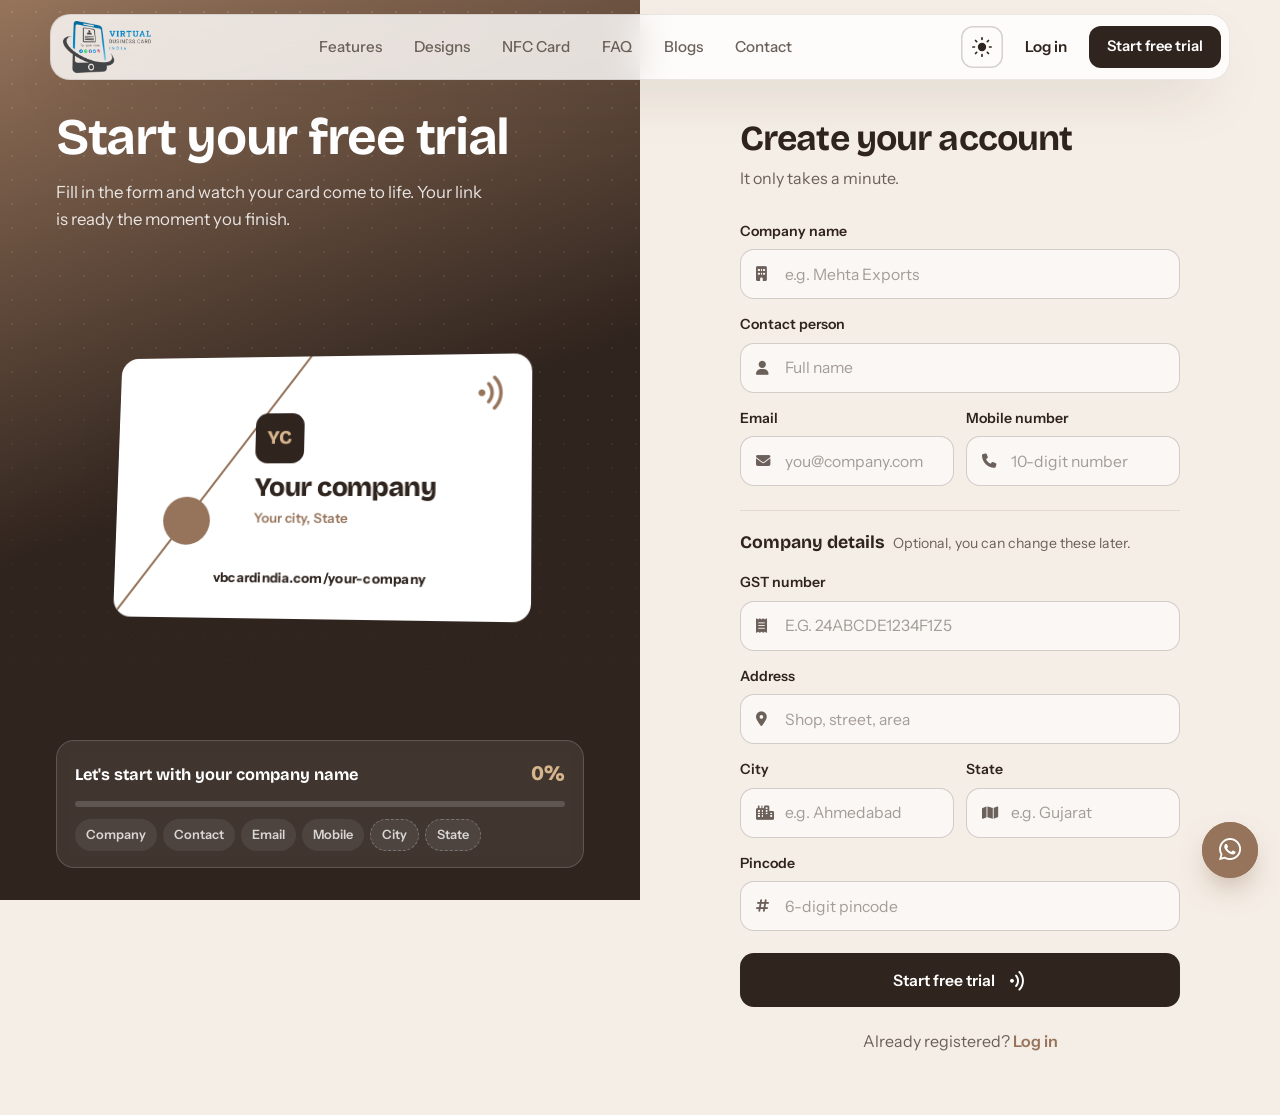
<file: register.html>
<!DOCTYPE html>
<html lang="en" data-theme="dark">
<head>
  <meta charset="UTF-8">
  <meta name="viewport" content="width=device-width, initial-scale=1">
  <title>Start your free trial | Virtual Business Card India</title>
  <meta name="description" content="Create your digital business card in minutes.">
  <meta name="theme-color" content="#30241E">
  <link rel="icon" href="assets/images/favicon.png">
  <script>(function(){var t;try{t=localStorage.getItem('vbc-theme')}catch(e){}document.documentElement.setAttribute('data-theme',t||(matchMedia('(prefers-color-scheme: light)').matches?'light':'dark'))})();</script>
  <link rel="stylesheet" href="assets/css/fonts.css">
  <link rel="stylesheet" href="assets/css/fontawesome.min.css">
  <link rel="stylesheet" href="assets/css/style.css">
</head>
<body>

<!-- ============ Header ============ -->
<header class="site-header solid">
  <div class="container nav-shell">
    <a href="index.html" class="logo" aria-label="Virtual Business Card India home">
      <img class="logo-for-light" src="assets/images/logo-light.png" alt="Virtual Business Card India">
      <img class="logo-for-dark" src="assets/images/logo-dark.png" alt="Virtual Business Card India">
    </a>
    <ul class="nav-links">
      <li><a href="index.html#features">Features</a></li>
      <li><a href="index.html#designs">Designs</a></li>
      <li><a href="index.html#nfc">NFC Card</a></li>
      <li><a href="index.html#faq">FAQ</a></li>
      <li><a href="blogs.html">Blogs</a></li>
      <li><a href="index.html#contact">Contact</a></li>
    </ul>
    <div class="nav-actions">
      <button class="theme-toggle" type="button" aria-label="Switch theme">
        <svg viewBox="0 0 24 24" fill="none" aria-hidden="true">
          <mask id="moonMask"><rect width="24" height="24" fill="#FFFFFF"/><circle class="moon-mask" cx="24" cy="4" r="7" fill="#30241E"/></mask>
          <circle class="sun-core" cx="12" cy="12" r="5" fill="currentColor" mask="url(#moonMask)"/>
          <g class="sun-rays" stroke="currentColor" stroke-width="2" stroke-linecap="round"><path d="M12 1v2M12 21v2M4.2 4.2l1.4 1.4M18.4 18.4l1.4 1.4M1 12h2M21 12h2M4.2 19.8l1.4-1.4M18.4 5.6l1.4-1.4"/></g>
        </svg>
      </button>
      <a href="login.html" class="nav-login">Log in</a>
      <a href="register.html" class="btn btn-sm">Start free trial</a>
      <button class="menu-toggle" type="button" aria-label="Open menu" aria-expanded="false"><span></span><span></span><span></span></button>
    </div>
  </div>
</header>
<main class="auth">
  <section class="auth-visual reg-visual">
    <h1>Start your free trial</h1>
    <p>Fill in the form and watch your card come to life. Your link is ready the moment you finish.</p>

    <div class="reg-stage">
      <div class="reg-card" id="regCard" aria-hidden="true">
        <!-- front: company side -->
        <div class="pcard flip-face reg-front">
          <svg class="pc-art" viewBox="0 0 1000 630" aria-hidden="true"><line x1="-10" y1="640" x2="480" y2="-10" class="pc-ln"/><circle cx="175" cy="398" r="58" class="pc-dt"/></svg>
          <i class="fa-solid fa-wifi fa-rotate-90 pc-nfc"></i>
          <div class="rc-co">
            <span class="rc-mark" data-out="initials">YC</span>
            <span class="rc-name" data-out="company">Your company</span>
            <span class="rc-addr" data-out="place">Your city, State</span>
            <span class="rc-gst" data-out="gst" hidden></span>
          </div>
          <span class="pc-url" data-out="url">vbcardindia.com/your-company</span>
        </div>
        <!-- back: person side -->
        <div class="pcard flip-face flip-back reg-back">
          <svg class="pc-art" viewBox="0 0 1000 630" aria-hidden="true"><line x1="-10" y1="640" x2="480" y2="-10" class="pc-ln"/><circle cx="175" cy="398" r="58" class="pc-dt"/></svg>
          <span class="pc-name"><i class="fa-solid fa-circle-user"></i> <span data-out="name">Your name</span></span>
          <span class="pc-phone"><i class="fa-solid fa-phone"></i> <span data-out="phone">+91 98XXX XXXXX</span></span>
          <img class="pc-qr" src="assets/images/qr-vbcard.svg" alt="">
          <span class="pc-link"><span data-out="url">vbcardindia.com/your-company</span><br><span class="rc-mail" data-out="email">you@company.com</span></span>
        </div>
      </div>
      <div class="tap-burst" id="tapBurst" aria-hidden="true"><i></i><i></i><i></i></div>
    </div>

    <div class="reg-progress" aria-live="polite">
      <div class="rp-top">
        <b id="rpLabel">Let's start with your company name</b>
        <span id="rpPct">0%</span>
      </div>
      <div class="rp-bar"><span id="rpBar"></span></div>
      <ul class="rp-steps" id="rpSteps">
        <li data-f="rCompany"><i class="fa-solid fa-check"></i>Company</li>
        <li data-f="rName"><i class="fa-solid fa-check"></i>Contact</li>
        <li data-f="rEmail"><i class="fa-solid fa-check"></i>Email</li>
        <li data-f="rMobile"><i class="fa-solid fa-check"></i>Mobile</li>
        <li data-f="rCity" class="opt"><i class="fa-solid fa-check"></i>City</li>
        <li data-f="rState" class="opt"><i class="fa-solid fa-check"></i>State</li>
      </ul>
      <span class="rp-layout" id="rpLayout" hidden></span>
    </div>
  </section>

  <section class="auth-main">
    <form class="auth-form form-stacked" id="regForm" novalidate>
      <input type="hidden" name="layout" id="rLayout">
      <h2>Create your account</h2>
      <p class="sub">It only takes a minute.</p>

        <div class="field">
          <label for="rCompany">Company name</label>
          <div class="control"><i class="fa-solid fa-building"></i><input id="rCompany" type="text" placeholder="e.g. Mehta Exports" required data-bind="company" autocomplete="organization"></div>
          <div class="err">Enter your company name.</div>
        </div>
        <div class="field">
          <label for="rName">Contact person</label>
          <div class="control"><i class="fa-solid fa-user"></i><input id="rName" type="text" placeholder="Full name" required data-bind="name" autocomplete="name"></div>
          <div class="err">Enter the contact person's name.</div>
        </div>
        <div class="field-row">
        <div class="field">
          <label for="rEmail">Email</label>
          <div class="control"><i class="fa-solid fa-envelope"></i><input id="rEmail" type="email" placeholder="you@company.com" required data-bind="email" autocomplete="email"></div>
          <div class="err">Enter a valid email.</div>
        </div>
        <div class="field">
          <label for="rMobile">Mobile number</label>
          <div class="control"><i class="fa-solid fa-phone"></i><input id="rMobile" type="tel" placeholder="10-digit number" required data-type="mobile" data-bind="phone" inputmode="numeric" maxlength="14" autocomplete="tel"></div>
          <div class="err">Enter a 10-digit mobile number.</div>
        </div>
        </div>

      <div class="form-group-title"><b>Company details</b><span>Optional, you can change these later.</span></div>

        <div class="field">
          <label for="rGst">GST number</label>
          <div class="control"><i class="fa-solid fa-receipt"></i><input id="rGst" type="text" placeholder="e.g. 24ABCDE1234F1Z5" maxlength="15" style="text-transform:uppercase"></div>
        </div>
        <div class="field">
          <label for="rAddress">Address</label>
          <div class="control"><i class="fa-solid fa-location-dot"></i><input id="rAddress" type="text" placeholder="Shop, street, area" autocomplete="street-address"></div>
        </div>
        <div class="field-row">
        <div class="field">
          <label for="rCity">City</label>
          <div class="control"><i class="fa-solid fa-city"></i><input id="rCity" type="text" placeholder="e.g. Ahmedabad" data-bind="city" autocomplete="address-level2"></div>
        </div>
        <div class="field">
          <label for="rState">State</label>
          <div class="control"><i class="fa-solid fa-map"></i><input id="rState" type="text" placeholder="e.g. Gujarat" autocomplete="address-level1"></div>
        </div>
        </div>
        <div class="field">
          <label for="rPin">Pincode</label>
          <div class="control"><i class="fa-solid fa-hashtag"></i><input id="rPin" type="text" placeholder="6-digit pincode" inputmode="numeric" maxlength="6" autocomplete="postal-code"></div>
        </div>

      <button class="btn btn-block" type="submit">Start free trial <span class="tap"><i class="fa-solid fa-wifi fa-rotate-90"></i></span></button>
      <p class="auth-switch">Already registered? <a href="login.html">Log in</a></p>
    </form>
  </section>
</main>

<a class="wa-float" href="https://wa.me/919824773136" target="_blank" rel="noopener" aria-label="Chat on WhatsApp"><i class="fa-brands fa-whatsapp"></i></a>
<script src="assets/js/cards.js"></script>
<script src="assets/js/main.js"></script>
<script src="assets/js/auth.js"></script>
</body>
</html>
</file>
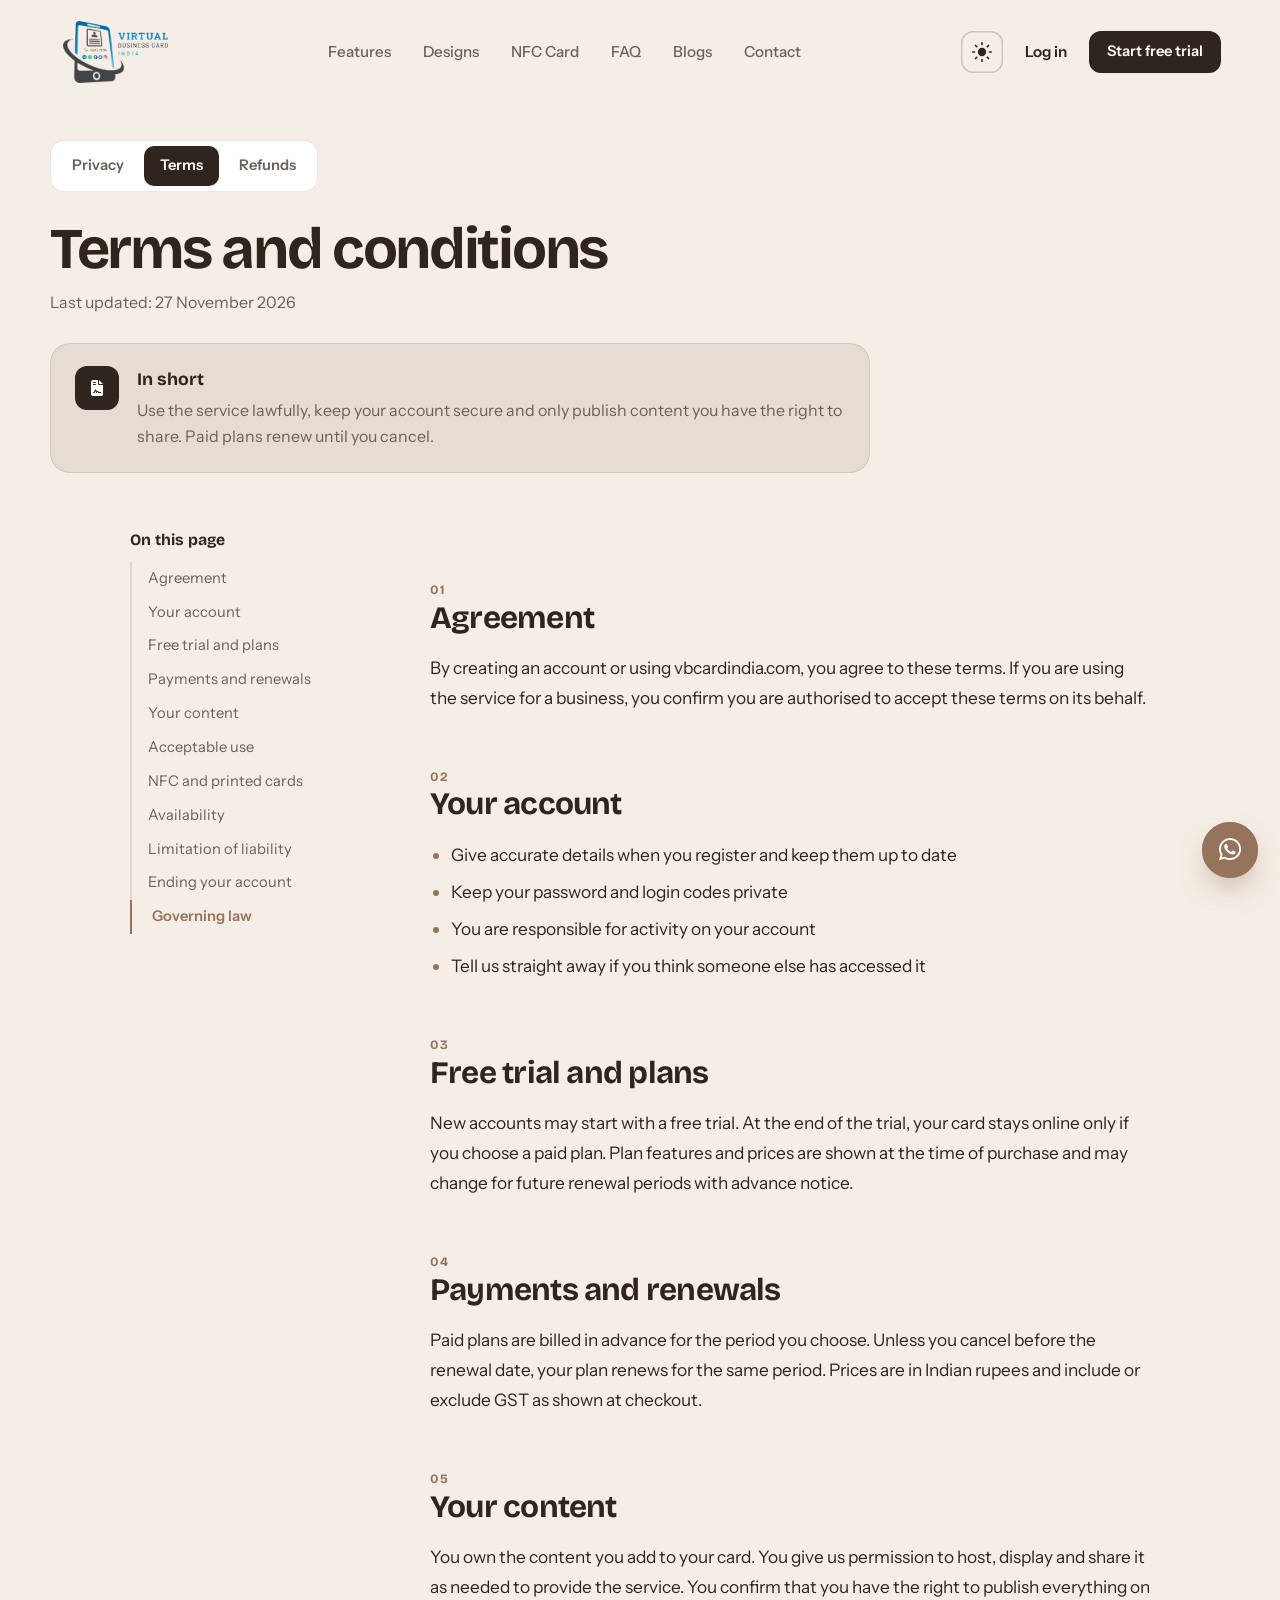
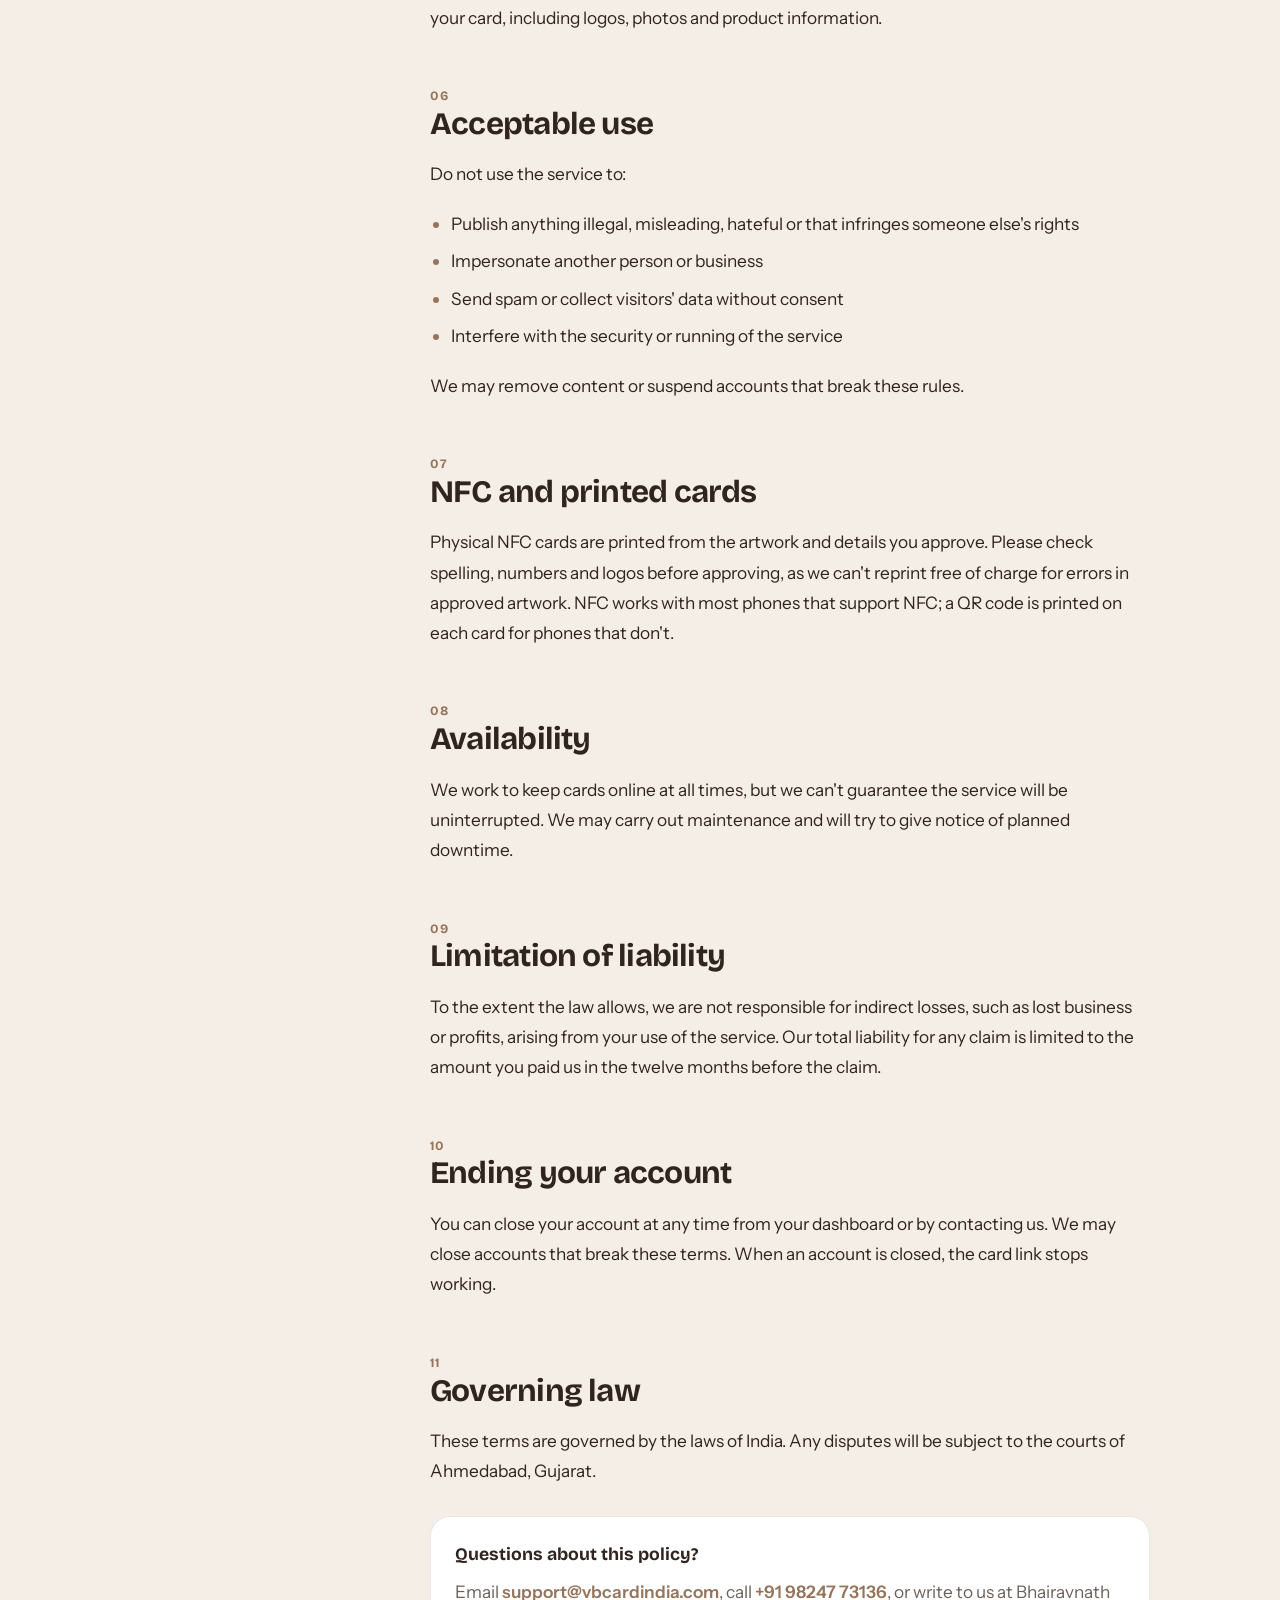
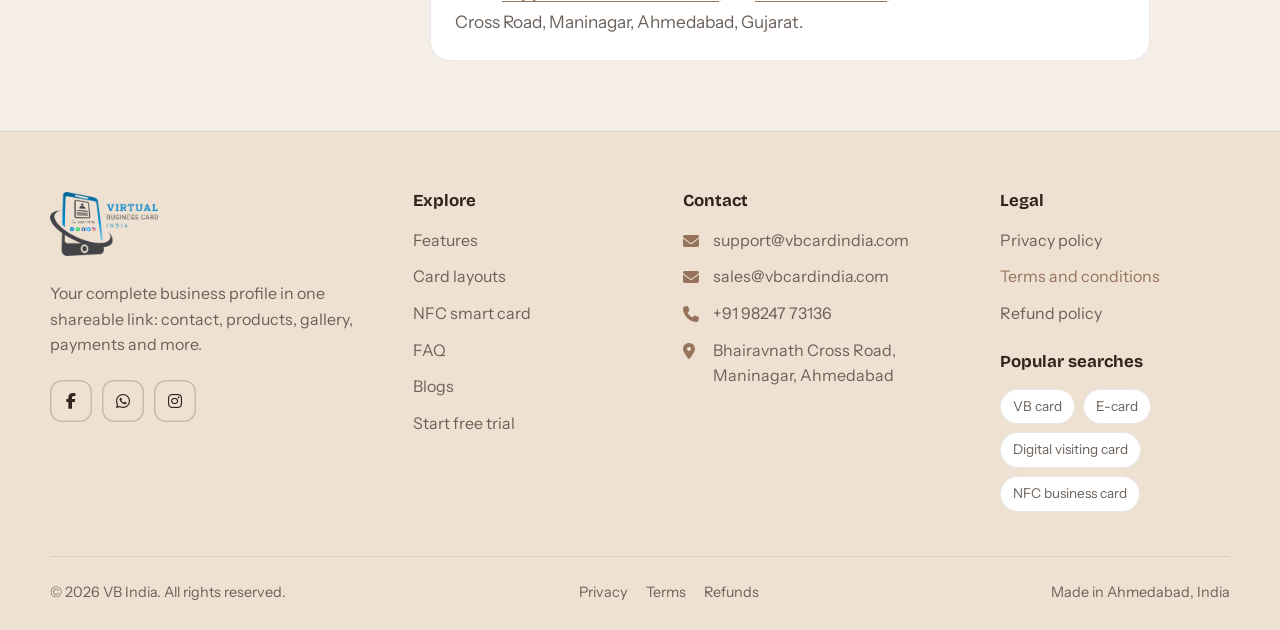
<file: terms.html>
<!DOCTYPE html>
<html lang="en" data-theme="dark">
<head>
  <meta charset="UTF-8">
  <meta name="viewport" content="width=device-width, initial-scale=1">
  <title>Terms and conditions | Virtual Business Card India</title>
  <meta name="description" content="The terms for using Virtual Business Card India.">
  <meta name="theme-color" content="#30241E">
  <link rel="icon" href="assets/images/favicon.png">
  <script>(function(){var t;try{t=localStorage.getItem('vbc-theme')}catch(e){}document.documentElement.setAttribute('data-theme',t||(matchMedia('(prefers-color-scheme: light)').matches?'light':'dark'))})();</script>
  <link rel="stylesheet" href="assets/css/fonts.css">
  <link rel="stylesheet" href="assets/css/fontawesome.min.css">
  <link rel="stylesheet" href="assets/css/style.css">
</head>
<body>

<!-- ============ Header ============ -->
<header class="site-header">
  <div class="container nav-shell">
    <a href="index.html" class="logo" aria-label="Virtual Business Card India home">
      <img class="logo-for-light" src="assets/images/logo-light.png" alt="Virtual Business Card India">
      <img class="logo-for-dark" src="assets/images/logo-dark.png" alt="Virtual Business Card India">
    </a>
    <ul class="nav-links">
      <li><a href="index.html#features">Features</a></li>
      <li><a href="index.html#designs">Designs</a></li>
      <li><a href="index.html#nfc">NFC Card</a></li>
      <li><a href="index.html#faq">FAQ</a></li>
      <li><a href="blogs.html">Blogs</a></li>
      <li><a href="index.html#contact">Contact</a></li>
    </ul>
    <div class="nav-actions">
      <button class="theme-toggle" type="button" aria-label="Switch theme">
        <svg viewBox="0 0 24 24" fill="none" aria-hidden="true">
          <mask id="moonMask"><rect width="24" height="24" fill="#FFFFFF"/><circle class="moon-mask" cx="24" cy="4" r="7" fill="#30241E"/></mask>
          <circle class="sun-core" cx="12" cy="12" r="5" fill="currentColor" mask="url(#moonMask)"/>
          <g class="sun-rays" stroke="currentColor" stroke-width="2" stroke-linecap="round"><path d="M12 1v2M12 21v2M4.2 4.2l1.4 1.4M18.4 18.4l1.4 1.4M1 12h2M21 12h2M4.2 19.8l1.4-1.4M18.4 5.6l1.4-1.4"/></g>
        </svg>
      </button>
      <a href="login.html" class="nav-login">Log in</a>
      <a href="register.html" class="btn btn-sm">Start free trial</a>
      <button class="menu-toggle" type="button" aria-label="Open menu" aria-expanded="false"><span></span><span></span><span></span></button>
    </div>
  </div>
</header>
<main class="legal-page">
  <section class="container legal-hero">
    <nav class="legal-tabs" aria-label="Legal pages"><a href="privacy.html">Privacy</a><a href="terms.html" aria-current="page">Terms</a><a href="refund.html">Refunds</a></nav>
    <h1>Terms and conditions</h1>
    <p class="updated">Last updated: 27 November 2026</p>
    <div class="legal-summary">
      <i class="fa-solid fa-file-contract"></i>
      <div><b>In short</b><p>Use the service lawfully, keep your account secure and only publish content you have the right to share. Paid plans renew until you cancel.</p></div>
    </div>
  </section>
  <div class="container art-layout">
    <aside class="art-side">
      <div class="toc-box">
        <b>On this page</b>
        <ol id="legalToc"></ol>
      </div>
    </aside>
    <article class="art-main">
      <div class="prose">
        <h2>Agreement</h2>
        <p>By creating an account or using vbcardindia.com, you agree to these terms. If you are using the service for a business, you confirm you are authorised to accept these terms on its behalf.</p>

        <h2>Your account</h2>
        <ul><li>Give accurate details when you register and keep them up to date</li><li>Keep your password and login codes private</li><li>You are responsible for activity on your account</li><li>Tell us straight away if you think someone else has accessed it</li></ul>

        <h2>Free trial and plans</h2>
        <p>New accounts may start with a free trial. At the end of the trial, your card stays online only if you choose a paid plan. Plan features and prices are shown at the time of purchase and may change for future renewal periods with advance notice.</p>

        <h2>Payments and renewals</h2>
        <p>Paid plans are billed in advance for the period you choose. Unless you cancel before the renewal date, your plan renews for the same period. Prices are in Indian rupees and include or exclude GST as shown at checkout.</p>

        <h2>Your content</h2>
        <p>You own the content you add to your card. You give us permission to host, display and share it as needed to provide the service. You confirm that you have the right to publish everything on your card, including logos, photos and product information.</p>

        <h2>Acceptable use</h2>
        <p>Do not use the service to:</p>
        <ul><li>Publish anything illegal, misleading, hateful or that infringes someone else's rights</li><li>Impersonate another person or business</li><li>Send spam or collect visitors' data without consent</li><li>Interfere with the security or running of the service</li></ul>
        <p>We may remove content or suspend accounts that break these rules.</p>

        <h2>NFC and printed cards</h2>
        <p>Physical NFC cards are printed from the artwork and details you approve. Please check spelling, numbers and logos before approving, as we can't reprint free of charge for errors in approved artwork. NFC works with most phones that support NFC; a QR code is printed on each card for phones that don't.</p>

        <h2>Availability</h2>
        <p>We work to keep cards online at all times, but we can't guarantee the service will be uninterrupted. We may carry out maintenance and will try to give notice of planned downtime.</p>

        <h2>Limitation of liability</h2>
        <p>To the extent the law allows, we are not responsible for indirect losses, such as lost business or profits, arising from your use of the service. Our total liability for any claim is limited to the amount you paid us in the twelve months before the claim.</p>

        <h2>Ending your account</h2>
        <p>You can close your account at any time from your dashboard or by contacting us. We may close accounts that break these terms. When an account is closed, the card link stops working.</p>

        <h2>Governing law</h2>
        <p>These terms are governed by the laws of India. Any disputes will be subject to the courts of Ahmedabad, Gujarat.</p>

        <div class="legal-contact">
          <b>Questions about this policy?</b>
          <p>Email <a href="mailto:support@vbcardindia.com">support@vbcardindia.com</a>, call <a href="tel:+919824773136">+91 98247 73136</a>, or write to us at Bhairavnath Cross Road, Maninagar, Ahmedabad, Gujarat.</p>
        </div>
      </div>
    </article>
  </div>
</main>


<!-- ============ Footer ============ -->
<footer class="site-footer" id="contact">
  <div class="container">
    <div class="footer-grid">
      <div>
        <a href="index.html" class="logo">
          <img class="logo-for-light" src="assets/images/logo-light.png" alt="Virtual Business Card India">
      <img class="logo-for-dark" src="assets/images/logo-dark.png" alt="Virtual Business Card India">
        </a>
        <p class="footer-about">Your complete business profile in one shareable link: contact, products, gallery, payments and more.</p>
        <div class="socials">
          <a href="#" aria-label="Facebook"><i class="fa-brands fa-facebook-f"></i></a>
          <a href="https://wa.me/919824773136" aria-label="WhatsApp" target="_blank" rel="noopener"><i class="fa-brands fa-whatsapp"></i></a>
          <a href="#" aria-label="Instagram"><i class="fa-brands fa-instagram"></i></a>
        </div>
      </div>
      <div>
        <h4>Explore</h4>
        <ul class="footer-links">
          <li><a href="index.html#features">Features</a></li>
          <li><a href="index.html#designs">Card layouts</a></li>
          <li><a href="index.html#nfc">NFC smart card</a></li>
          <li><a href="index.html#faq">FAQ</a></li>
          <li><a href="blogs.html">Blogs</a></li>
          <li><a href="register.html">Start free trial</a></li>
        </ul>
      </div>
      <div>
        <h4>Contact</h4>
        <ul class="footer-links footer-contact">
          <li><i class="fa-solid fa-envelope"></i><a href="mailto:support@vbcardindia.com">support@vbcardindia.com</a></li>
          <li><i class="fa-solid fa-envelope"></i><a href="mailto:sales@vbcardindia.com">sales@vbcardindia.com</a></li>
          <li><i class="fa-solid fa-phone"></i><a href="tel:+919824773136">+91 98247 73136</a></li>
          <li><i class="fa-solid fa-location-dot"></i><span>Bhairavnath Cross Road, Maninagar, Ahmedabad</span></li>
        </ul>
      </div>
      <div>
        <h4>Legal</h4>
        <ul class="footer-links">
          <li><a href="privacy.html">Privacy policy</a></li>
          <li><a href="terms.html" aria-current="page">Terms and conditions</a></li>
          <li><a href="refund.html">Refund policy</a></li>
        </ul>
        <h4 style="margin-top:26px">Popular searches</h4>
        <div class="tags">
          <a href="#">VB card</a><a href="#">E-card</a><a href="#">Digital visiting card</a><a href="#">NFC business card</a>
        </div>
      </div>
    </div>
    <div class="footer-bottom">
      <span>© <span data-year>2026</span> VB India. All rights reserved.</span>
      <nav class="footer-legal" aria-label="Legal">
        <a href="privacy.html">Privacy</a><a href="terms.html">Terms</a><a href="refund.html">Refunds</a>
      </nav>
      <span>Made in Ahmedabad, India</span>
    </div>
  </div>
</footer>

<a class="wa-float" href="https://wa.me/919824773136" target="_blank" rel="noopener" aria-label="Chat on WhatsApp"><i class="fa-brands fa-whatsapp"></i></a>

<!-- ============ Talk to us modal ============ -->
<div class="modal" id="talkModal" aria-hidden="true" role="dialog" aria-modal="true" aria-labelledby="talkTitle">
  <div class="modal-box">
    <button class="modal-close" type="button" aria-label="Close"><i class="fa-solid fa-xmark"></i></button>
    <h3 id="talkTitle">Talk to us</h3>
    <p>Leave your details and we'll call you back, usually within a working day.</p>
    <form novalidate>
      <div class="field">
        <input id="tName" type="text" placeholder=" " required autocomplete="name">
        <i class="fa-solid fa-user"></i><label for="tName">Name</label>
        <div class="err">Enter your name.</div>
      </div>
      <div class="field">
        <input id="tMobile" type="tel" placeholder=" " required data-type="mobile" inputmode="numeric" autocomplete="tel">
        <i class="fa-solid fa-phone"></i><label for="tMobile">Mobile number</label>
        <div class="err">Enter a 10-digit mobile number.</div>
      </div>
      <div class="field">
        <textarea id="tMsg" placeholder=" "></textarea>
        <i class="fa-solid fa-message"></i><label for="tMsg">Message (optional)</label>
      </div>
      <button class="btn btn-block" type="submit">Send message <i class="fa-solid fa-paper-plane"></i></button>
    </form>
  </div>
</div>

<script src="assets/js/main.js"></script>
<script src="assets/js/legal.js"></script>
</body>
</html>
</file>
<file: assets/css/fonts.css>
/* Self-hosted variable fonts (work offline) */
@font-face {
  font-family: "Bricolage Grotesque";
  src: url("../fonts/bricolage-grotesque-latin-wght-normal.woff2") format("woff2-variations");
  font-weight: 200 800; font-style: normal; font-display: swap;
}
@font-face {
  font-family: "Instrument Sans";
  src: url("../fonts/instrument-sans-latin-wght-normal.woff2") format("woff2-variations");
  font-weight: 400 700; font-style: normal; font-display: swap;
}
</file>
<file: assets/css/style.css>
/* ==========================================================================
   Virtual Business Card India — main stylesheet
   Themes: [data-theme="dark"] (default) and [data-theme="light"]
   ========================================================================== */

/* ---------- Tokens ----------
   Palette (only these five):
   Mocha #96745B · Sand #D6B58C · Espresso #30241E · Cream #F5EEE6 · White #FFFFFF
   Tints below are mixes of these same five colours.                          */
:root {
  --font-display: "Bricolage Grotesque", "Segoe UI", system-ui, sans-serif;
  --font-body: "Instrument Sans", "Segoe UI", system-ui, sans-serif;

  --mocha: #96745B;
  --sand: #D6B58C;
  --espresso: #30241E;
  --cream: #F5EEE6;
  --white: #FFFFFF;

  --marigold: var(--sand);                 /* accent (kept name for older rules) */
  --marigold-soft: rgba(214, 181, 140, .22);
  --graphite: var(--espresso);
  --ok: var(--mocha);
  --danger: var(--mocha);

  --radius-s: 10px;
  --radius-m: 16px;
  --radius-l: 28px;
  --ease-out: cubic-bezier(.22, 1, .36, 1);
  --ease-spring: cubic-bezier(.34, 1.56, .64, 1);
  --container: 1180px;
}

[data-theme="dark"] {
  --bg: var(--espresso);
  --bg-2: color-mix(in srgb, #30241E 90%, #96745B);
  --surface: color-mix(in srgb, #30241E 84%, #D6B58C);
  --surface-2: color-mix(in srgb, #30241E 78%, #D6B58C);
  --line: rgba(214, 181, 140, .14);
  --line-strong: rgba(214, 181, 140, .28);
  --text: var(--cream);
  --muted: color-mix(in srgb, #F5EEE6 66%, #30241E);
  --brand: var(--sand);           /* links, focus, highlights */
  --brand-deep: var(--mocha);     /* filled buttons + icon tiles (white text) */
  --brand-soft: rgba(214, 181, 140, .14);
  --header-bg: rgba(48, 36, 30, .8);
  --shadow: 0 24px 60px -22px rgba(48, 36, 30, .55);
  --grid-dot: rgba(214, 181, 140, .1);
  color-scheme: dark;
}

[data-theme="light"] {
  --bg: var(--cream);
  --bg-2: color-mix(in srgb, #F5EEE6 78%, #D6B58C);
  --surface: var(--white);
  --surface-2: color-mix(in srgb, #FFFFFF 55%, #F5EEE6);
  --line: rgba(48, 36, 30, .1);
  --line-strong: rgba(48, 36, 30, .2);
  --text: var(--espresso);
  --muted: color-mix(in srgb, #30241E 70%, #F5EEE6);
  --brand: var(--mocha);
  --brand-deep: var(--espresso);
  --brand-soft: rgba(150, 116, 91, .14);
  --header-bg: rgba(255, 255, 255, .82);
  --shadow: 0 24px 60px -26px rgba(48, 36, 30, .35);
  --grid-dot: rgba(48, 36, 30, .08);
  color-scheme: light;
}

/* ---------- Base ---------- */
*, *::before, *::after { box-sizing: border-box; }
html { scroll-behavior: smooth; }
body {
  margin: 0;
  font-family: var(--font-body);
  font-size: 1rem;
  line-height: 1.6;
  color: var(--text);
  background: var(--bg);
  -webkit-font-smoothing: antialiased;
  overflow-x: hidden;
  transition: background-color .4s ease, color .4s ease;
}
img { max-width: 100%; display: block; }
a { color: inherit; text-decoration: none; }
button { font: inherit; color: inherit; cursor: pointer; border: 0; background: none; }
h1, h2, h3, h4 { font-family: var(--font-display); line-height: 1.08; margin: 0; letter-spacing: -.025em; }
p { margin: 0; }
:focus-visible { outline: 2px solid var(--brand); outline-offset: 3px; border-radius: 6px; }
::selection { background: var(--brand); color: #FFFFFF; }

.container { width: min(var(--container), 100% - 40px); margin-inline: auto; }
.section { padding-block: clamp(44px, 5.5vw, 76px); position: relative; }
.section-head { max-width: 640px; margin-bottom: 36px; }
.section-head h2 { font-size: clamp(2rem, 4.2vw, 3.1rem); }
.section-head p { color: var(--muted); margin-top: 14px; font-size: 1.08rem; max-width: 56ch; }
.section-head.center { margin-inline: auto; text-align: center; }
.section-head.center p { margin-inline: auto; }
.sr-only { position: absolute; width: 1px; height: 1px; overflow: hidden; clip: rect(0 0 0 0); white-space: nowrap; }

/* logo swaps with theme */
.logo { display: inline-flex; align-items: center; }
.logo img { height: 62px; width: auto; }
[data-theme="dark"] .logo-for-light,
[data-theme="light"] .logo-for-dark { display: none; }

/* ---------- Buttons ----------
   Primary: NFC "tap" rings pulse out from the icon on hover,
   plus a click ripple from the pointer position.                  */
.btn {
  --btn-bg: var(--brand-deep);
  --btn-fg: #FFFFFF;
  position: relative;
  display: inline-flex; align-items: center; justify-content: center; gap: 10px;
  height: 50px; padding: 0 24px;
  border-radius: 14px;
  font-weight: 600; font-size: .98rem;
  background: var(--btn-bg); color: var(--btn-fg);
  overflow: hidden; isolation: isolate;
  transition: transform .35s var(--ease-spring), box-shadow .35s ease, background-color .3s ease;
  white-space: nowrap;
}
.btn i { position: relative; z-index: 1; }
.btn:hover { transform: translateY(-2px); box-shadow: 0 14px 30px -12px rgba(150, 116, 91, .7); }
.btn:active { transform: translateY(0) scale(.98); }
.btn .tap {
  position: relative; display: grid; place-items: center;
  width: 22px; height: 22px;
}
.btn .tap::before, .btn .tap::after {
  content: ""; position: absolute; inset: -2px; border-radius: 50%;
  border: 2px solid currentColor; opacity: 0; transform: scale(.4);
}
.btn:hover .tap::before { animation: tapRing 1.2s ease-out infinite; }
.btn:hover .tap::after  { animation: tapRing 1.2s ease-out .4s infinite; }
@keyframes tapRing {
  0% { opacity: .9; transform: scale(.5); }
  100% { opacity: 0; transform: scale(2.1); }
}
.btn .ripple {
  position: absolute; border-radius: 50%; pointer-events: none; z-index: -1;
  background: rgba(255, 255, 255, .35);
  transform: scale(0); animation: ripple .65s ease-out forwards;
}
@keyframes ripple { to { transform: scale(4); opacity: 0; } }

.btn-ghost {
  --btn-bg: transparent; --btn-fg: var(--text);
  box-shadow: inset 0 0 0 1.5px var(--line-strong);
}
.btn-ghost::before {
  content: ""; position: absolute; inset: 0; z-index: -1;
  background: var(--brand-soft);
  clip-path: circle(0% at var(--mx, 50%) var(--my, 50%));
  transition: clip-path .5s var(--ease-out);
}
.btn-ghost:hover { box-shadow: inset 0 0 0 1.5px var(--brand); }
.btn-ghost:hover::before { clip-path: circle(150% at var(--mx, 50%) var(--my, 50%)); }
.btn-gold { --btn-bg: var(--marigold); --btn-fg: #30241E; }
.btn-gold:hover { box-shadow: 0 14px 30px -12px rgba(214, 181, 140, .7); }
.btn-light { --btn-bg: #FFFFFF; --btn-fg: #30241E; }
.btn-sm { height: 42px; padding: 0 18px; font-size: .92rem; border-radius: 12px; }
.btn-block { width: 100%; }

/* ---------- Header ---------- */
.site-header {
  position: fixed; inset: 14px 0 auto; z-index: 1000;
  transition: inset .4s var(--ease-out);
}
.nav-shell {
  display: flex; align-items: center; justify-content: space-between; gap: 18px;
  padding: 6px 8px 6px 12px;
  border-radius: 20px;
  background: transparent;
  border: 1px solid transparent;
  transition: background-color .4s ease, border-color .4s ease, box-shadow .4s ease, padding .4s var(--ease-out);
}
.site-header.scrolled { inset-block-start: 8px; }
.site-header.scrolled .nav-shell {
  background: var(--header-bg);
  border-color: var(--line);
  box-shadow: var(--shadow);
  backdrop-filter: blur(18px) saturate(1.4);
  -webkit-backdrop-filter: blur(18px) saturate(1.4);
}
.site-header.scrolled .logo img, .site-header.solid .logo img { height: 52px; }
.logo img { transition: height .4s var(--ease-out); }

.nav-links { position: relative; display: flex; gap: 2px; list-style: none; margin: 0; padding: 0; }
.nav-links a {
  position: relative; z-index: 1; display: block;
  padding: 9px 15px; font-weight: 500; font-size: .95rem; color: var(--muted);
  border-radius: 10px; transition: color .25s ease;
}
.nav-links a:hover, .nav-links a.active { color: var(--text); }
/* sliding "lens" that follows the hovered link */
.nav-lens {
  position: absolute; top: 0; left: 0; height: 100%; z-index: 0;
  border-radius: 10px; background: var(--brand-soft);
  box-shadow: inset 0 0 0 1px rgba(214, 181, 140, .25);
  opacity: 0; pointer-events: none;
  transition: transform .45s var(--ease-spring), width .45s var(--ease-spring), opacity .25s ease;
}
.nav-actions { display: flex; align-items: center; gap: 8px; }
.nav-login { padding: 9px 14px; font-weight: 600; font-size: .95rem; border-radius: 10px; }
.nav-login:hover { color: var(--brand); }

/* theme toggle: sun ↔ moon morph */
.theme-toggle {
  width: 42px; height: 42px; border-radius: 12px; display: grid; place-items: center;
  box-shadow: inset 0 0 0 1.5px var(--line-strong);
  transition: box-shadow .3s ease, transform .4s var(--ease-spring);
}
.theme-toggle:hover { box-shadow: inset 0 0 0 1.5px var(--brand); transform: rotate(-12deg); }
.theme-toggle svg { width: 20px; height: 20px; overflow: visible; }
.theme-toggle .sun-core { transition: r .5s var(--ease-spring), transform .5s var(--ease-out); transform-origin: center; }
.theme-toggle .sun-rays { transition: transform .6s var(--ease-out), opacity .3s ease; transform-origin: center; }
.theme-toggle .moon-mask { transition: transform .6s var(--ease-out); }
[data-theme="dark"] .theme-toggle .sun-rays { transform: rotate(-90deg) scale(.4); opacity: 0; }
[data-theme="dark"] .theme-toggle .sun-core { r: 8; }
[data-theme="dark"] .theme-toggle .moon-mask { transform: translate(-7px, 5px); }
[data-theme="light"] .theme-toggle .moon-mask { transform: translate(14px, -10px); }

.menu-toggle { display: none; width: 42px; height: 42px; border-radius: 12px; box-shadow: inset 0 0 0 1.5px var(--line-strong); position: relative; }
.menu-toggle span { position: absolute; left: 11px; right: 11px; height: 2px; border-radius: 2px; background: var(--text); transition: transform .35s var(--ease-out), opacity .2s; }
.menu-toggle span:nth-child(1) { top: 14px; }
.menu-toggle span:nth-child(2) { top: 20px; }
.menu-toggle span:nth-child(3) { top: 26px; }
.nav-open .menu-toggle span:nth-child(1) { transform: translateY(6px) rotate(45deg); }
.nav-open .menu-toggle span:nth-child(2) { opacity: 0; }
.nav-open .menu-toggle span:nth-child(3) { transform: translateY(-6px) rotate(-45deg); }

/* ---------- Hero ---------- */
.hero {
  position: relative; padding: 130px 0 50px; overflow: hidden;
}
.hero::before { /* dotted grid, fades out */
  content: ""; position: absolute; inset: 0; z-index: -1;
  background-image: radial-gradient(var(--grid-dot) 1.2px, transparent 1.2px);
  background-size: 26px 26px;
  mask-image: radial-gradient(ellipse 70% 60% at 70% 40%, #30241E 30%, transparent 75%);
}
.hero-grid { display: grid; grid-template-columns: 1.05fr 1fr; gap: 40px; align-items: center; }
.hero-badge {
  display: inline-flex; align-items: center; gap: 10px;
  padding: 6px 14px 6px 6px; border-radius: 999px;
  background: var(--surface); border: 1px solid var(--line);
  font-size: .9rem; color: var(--muted); margin-bottom: 26px;
}
.hero-badge b { background: var(--marigold); color: #30241E; font-weight: 700; padding: 3px 10px; border-radius: 999px; font-size: .8rem; }
.hero h1 {
  font-size: clamp(2.6rem, 5.2vw, 4.4rem);
  font-weight: 700; letter-spacing: -.045em; line-height: .98;
}
.hero h1 .line { display: block; }
.hero h1 .strike {
  position: relative; color: var(--muted); font-weight: 500;
}
.hero h1 .strike::after { /* the paper card gets crossed out on load */
  content: ""; position: absolute; left: -2%; right: -2%; top: 54%;
  height: .09em; background: var(--marigold); border-radius: 4px;
  transform: scaleX(0); transform-origin: left; animation: strike .7s .5s var(--ease-out) forwards;
}
@keyframes strike { to { transform: scaleX(1); } }
.hero-lead { margin-top: 24px; max-width: 50ch; font-size: 1.15rem; color: var(--muted); }
.hero-ctas { display: flex; flex-wrap: wrap; gap: 12px; margin-top: 34px; }
.hero-proof { display: flex; flex-wrap: wrap; gap: 22px; margin-top: 30px; color: var(--muted); font-size: .93rem; }
.hero-proof span { display: inline-flex; align-items: center; gap: 8px; }
.hero-proof i { color: var(--ok); }

/* hero stage: an NFC card taps the phone and the profile opens */
.stage { position: relative; height: 560px; perspective: 1400px; }
.stage-glow {
  position: absolute; width: 420px; height: 420px; right: 40px; top: 60px; border-radius: 50%;
  background: radial-gradient(circle, rgba(214, 181, 140,.35), transparent 65%);
  filter: blur(20px); z-index: -1;
}
.phone {
  position: absolute; right: 40px; top: 20px; width: 270px; height: 530px;
  border-radius: 42px; padding: 11px;
  background: linear-gradient(160deg, #96745B, #30241E);
  box-shadow: 0 40px 80px -30px rgba(48, 36, 30,.7), inset 0 0 0 2px rgba(255,255,255,.08);
  transform: rotateY(-14deg) rotateX(4deg);
  transform-style: preserve-3d;
}
.phone-screen {
  position: relative; height: 100%; border-radius: 32px; overflow: hidden;
  background: #30241E;
}
.phone-notch { position: absolute; top: 9px; left: 50%; translate: -50% 0; width: 82px; height: 22px; border-radius: 20px; background: #30241E; z-index: 5; }
.phone-idle {
  position: absolute; inset: 0; display: grid; place-items: center; text-align: center;
  color: #D6B58C; font-size: .85rem; transition: opacity .4s ease;
}
.phone-idle .nfc-ico { font-size: 2.2rem; color: var(--brand); margin-bottom: 8px; display: block; }
.phone .vcard { position: absolute; inset: 0; border-radius: 0; transform: translateY(100%); transition: transform .8s var(--ease-out); }
.stage.tapped .phone .vcard { transform: translateY(0); }
.stage.tapped .phone-idle { opacity: 0; }

.nfc-card {
  position: absolute; left: 0; top: 230px; width: 300px; z-index: 4;
  transform: rotate(-12deg) translate(-40px, 30px); opacity: 0;
  animation: cardIn 1s .3s var(--ease-out) forwards;
}
.nfc-card .pcard { box-shadow: 0 30px 60px -20px rgba(48, 36, 30, .55); }
@keyframes cardIn { to { opacity: 1; transform: rotate(-8deg) translate(0, 0); } }
.stage.ready .nfc-card { animation: none; opacity: 1; transform: rotate(-8deg); transition: transform .9s var(--ease-out); }
.stage.ready.tapping .nfc-card { transform: rotate(-3deg) translate(150px, -40px); transition-duration: .55s; transition-timing-function: cubic-bezier(.6, 0, .4, 1); }
/* the "punch": card squashes on impact, phone jolts */
.stage.ready.tapping .nfc-card .pcard { animation: punch .35s .48s ease-out; }
.stage.ready.tapping .phone { animation: jolt .4s .52s ease-out; }
@keyframes punch { 40% { transform: scale(.9) rotate(2deg); } 100% { transform: none; } }
@keyframes jolt { 30% { translate: 8px -2px; } 60% { translate: -4px 1px; } 100% { translate: 0 0; } }
.tap-rings { position: absolute; right: 170px; top: 280px; width: 10px; height: 10px; z-index: 3; pointer-events: none; }
.tap-rings i { position: absolute; inset: 0; border-radius: 50%; border: 2px solid var(--brand); opacity: 0; }
.stage.tapping .tap-rings i { animation: bigRing 1s ease-out forwards; }
.stage.tapping .tap-rings i:nth-child(2) { animation-delay: .2s; }
.stage.tapping .tap-rings i:nth-child(3) { animation-delay: .4s; }
@keyframes bigRing { 0% { opacity: 1; transform: scale(1); } 100% { opacity: 0; transform: scale(18); } }

.float-chip {
  position: absolute; display: inline-flex; align-items: center; gap: 10px;
  padding: 10px 14px; border-radius: 14px; font-size: .88rem; font-weight: 600;
  background: var(--surface); border: 1px solid var(--line); box-shadow: var(--shadow);
  opacity: 0; transform: translateY(10px) scale(.95);
  transition: opacity .5s ease, transform .6s var(--ease-spring);
  z-index: 6;
}
.float-chip .ic { width: 30px; height: 30px; border-radius: 9px; display: grid; place-items: center; color: #FFFFFF; font-size: .85rem; }
.stage.tapped .float-chip { opacity: 1; transform: none; }
.stage.tapped .float-chip:nth-of-type(2) { transition-delay: .5s; }
.stage.tapped .float-chip:nth-of-type(3) { transition-delay: .7s; }


/* ---------- Steps ---------- */
.steps { display: grid; grid-template-columns: repeat(3, 1fr); gap: 28px; position: relative; counter-reset: step; }
.steps::before { /* the connecting line draws itself when visible */
  content: ""; position: absolute; left: 28px; right: 28px; top: 27px; height: 2px;
  background: linear-gradient(90deg, var(--brand), var(--marigold));
  transform: scaleX(0); transform-origin: left; transition: transform 1.4s var(--ease-out);
}
.steps.in::before { transform: scaleX(1); }
.step { position: relative; }
.step-num {
  width: 56px; height: 56px; border-radius: 50%; display: grid; place-items: center;
  font-family: var(--font-display); font-weight: 700; font-size: 1.3rem;
  background: var(--bg); border: 2px solid var(--brand); color: var(--brand);
  position: relative; z-index: 1; margin-bottom: 22px;
}
.step:last-child .step-num { border-color: var(--marigold); color: var(--marigold); }
.step h3 { font-size: 1.3rem; margin-bottom: 8px; }
.step p { color: var(--muted); max-width: 32ch; }

/* ---------- Card deck slider ---------- */
.layouts { background: var(--bg-2); overflow: hidden; }
.deck-filters { display: flex; flex-wrap: wrap; justify-content: center; gap: 8px; margin-bottom: 30px; }
.chip-btn {
  padding: 8px 16px; border-radius: 999px; font-size: .9rem; font-weight: 600; color: var(--muted);
  box-shadow: inset 0 0 0 1.5px var(--line-strong); transition: all .3s ease;
}
.chip-btn:hover { color: var(--text); }
.chip-btn[aria-pressed="true"] { background: var(--text); color: var(--bg); box-shadow: none; }
.chip-btn .count { opacity: .55; margin-left: 4px; font-weight: 500; }

.deck {
  position: relative; height: 560px; margin-inline: auto; max-width: 1000px;
  perspective: 1600px; touch-action: pan-y; user-select: none; isolation: isolate;
}
.deck-card {
  position: absolute; left: 50%; top: 20px; width: 262px; height: 500px;
  margin-left: -131px;
  transform-origin: 50% 120%;
  transition: transform .75s var(--ease-out), opacity .5s ease, filter .5s ease;
  cursor: grab; will-change: transform;
}
.deck-card.is-active { cursor: grab; }
.deck-card.dragging { transition: none; cursor: grabbing; }
.deck-card:not(.is-active) .vcard { filter: saturate(.75) brightness(.85); }
[data-theme="light"] .deck-card:not(.is-active) .vcard { filter: saturate(.8) brightness(.97); }
.deck-card .vcard { transition: filter .5s ease, box-shadow .5s ease; }
.deck-card.is-active .vcard { box-shadow: 0 40px 70px -30px rgba(48, 36, 30,.55), 0 0 0 2px var(--brand); }
.deck-card.tossed { transition: transform .45s cubic-bezier(.5,0,.75,0), opacity .45s ease; }

.deck-controls { position: relative; z-index: 2; display: flex; align-items: center; justify-content: center; gap: 22px; margin-top: 18px; }
.deck-arrow {
  width: 52px; height: 52px; border-radius: 50%; display: grid; place-items: center;
  box-shadow: inset 0 0 0 1.5px var(--line-strong); transition: all .35s var(--ease-spring);
}
.deck-arrow:hover { background: var(--brand-deep); color: #FFFFFF; box-shadow: none; transform: scale(1.08); }
.deck-info { text-align: center; }
.deck-info .d-name { font-family: var(--font-display); font-weight: 700; font-size: 1.3rem; }
.deck-info .d-sub { color: var(--muted); font-size: .92rem; }
.deck-use { display: flex; justify-content: center; margin-top: 26px; }

/* ---------- Virtual card renderer (used by deck, hero, register preview) ---------- */
.vcard {
  --on: #FFFFFF; --c1: #96745B; --c2: #30241E; --ink: #FFFFFF; --accent: #D6B58C; --paper: #FFFFFF; --paper-ink: #30241E;
  position: relative; width: 100%; height: 100%;
  border-radius: 30px; overflow: hidden;
  background: var(--paper); color: var(--paper-ink);
  font-family: var(--font-body); font-size: 11px; line-height: 1.35;
  display: flex; flex-direction: column;
  box-shadow: 0 30px 60px -30px rgba(48, 36, 30,.5);
}
.vcard .vc-head {
  position: relative; padding: 34px 16px 18px; text-align: center; color: var(--ink);
  background: linear-gradient(150deg, var(--c1), var(--c2));
}
.vcard .vc-avatar {
  width: 64px; height: 64px; margin: 0 auto 10px; border-radius: 50%;
  display: grid; place-items: center; font-family: var(--font-display); font-weight: 700; font-size: 22px;
  background: var(--paper); color: var(--c1); box-shadow: 0 0 0 4px rgba(255,255,255,.25);
}
.vcard .vc-name { font-family: var(--font-display); font-weight: 700; font-size: 17px; letter-spacing: -.01em; }
.vcard .vc-role { opacity: .8; font-size: 10.5px; }
.vcard .vc-co { display: inline-block; margin-top: 7px; padding: 3px 10px; border-radius: 999px; font-size: 9.5px; font-weight: 600; background: var(--accent); color: #30241E; }
.vcard .vc-actions { display: flex; justify-content: center; gap: 9px; margin-top: 14px; }
.vcard .vc-actions span { width: 32px; height: 32px; border-radius: 10px; display: grid; place-items: center; font-size: 12px; background: rgba(255,255,255,.16); color: var(--ink); }
.vcard .vc-body { padding: 14px; display: grid; gap: 7px; flex: 1; }
.vcard .vc-save {
  display: flex; align-items: center; justify-content: center; gap: 6px; height: 32px; border-radius: 10px;
  font-weight: 700; font-size: 10.5px; background: var(--c1); color: var(--on, #FFFFFF); margin-bottom: 4px;
}
.vcard .vc-row { display: flex; align-items: center; gap: 9px; padding: 7px 9px; border-radius: 9px; background: rgba(48, 36, 30,.045); white-space: nowrap; overflow: hidden; text-overflow: ellipsis; }
.vcard .vc-row i { width: 22px; height: 22px; border-radius: 7px; display: grid; place-items: center; flex: none; font-size: 9.5px; background: var(--c1); color: var(--on, #FFFFFF); }
.vcard .vc-row span { overflow: hidden; text-overflow: ellipsis; }
.vcard .vc-nav { display: flex; justify-content: space-around; padding: 10px 6px 14px; border-top: 1px solid rgba(48, 36, 30,.07); font-size: 8px; text-align: center; color: var(--c1); }
.vcard .vc-nav i { display: block; font-size: 12px; margin-bottom: 3px; }

/* template: split — diagonal header */
.vcard.t-split .vc-head { clip-path: polygon(0 0, 100% 0, 100% 84%, 0 100%); padding-bottom: 30px; }
/* template: gold — dark luxe with gold ink */
.vcard.t-gold { --paper: #30241E; --paper-ink: #F5EEE6; }
.vcard.t-gold .vc-head { background: radial-gradient(120% 90% at 50% 0%, var(--c1), var(--c2)); }
.vcard.t-gold .vc-name { color: var(--accent); }
.vcard.t-gold .vc-row { background: rgba(214, 181, 140, .08); }
.vcard.t-gold .vc-row i, .vcard.t-gold .vc-save { background: var(--accent); color: #30241E; }
.vcard.t-gold .vc-nav { color: var(--accent); border-color: rgba(214, 181, 140,.15); }
/* template: mono — minimal white, outlined */
.vcard.t-mono .vc-head { background: var(--paper); color: var(--paper-ink); border-bottom: 1px solid rgba(48, 36, 30,.08); }
.vcard.t-mono .vc-avatar { background: var(--c1); color: var(--on, #FFFFFF); box-shadow: none; border-radius: 18px; }
.vcard.t-mono .vc-actions span { background: transparent; color: var(--c1); box-shadow: inset 0 0 0 1.5px var(--c1); }
.vcard.t-mono .vc-row { background: transparent; border: 1px solid rgba(48, 36, 30,.08); }
/* template: neon — dark glass */
.vcard.t-neon { --paper: #30241E; --paper-ink: #F5EEE6; }
.vcard.t-neon .vc-head { background: radial-gradient(90% 80% at 20% 0%, var(--c1), transparent 70%), radial-gradient(80% 80% at 100% 30%, var(--c2), transparent 70%), #30241E; }
.vcard.t-neon .vc-row { background: rgba(255,255,255,.05); border: 1px solid rgba(255,255,255,.07); }
.vcard.t-neon .vc-nav { border-color: rgba(255,255,255,.08); color: var(--c1); }
.vcard.t-neon .vc-avatar { background: transparent; color: #FFFFFF; box-shadow: 0 0 0 2px var(--c1), 0 0 24px var(--c1); }
/* template: arch — rounded arch header, left aligned body */
.vcard.t-arch .vc-head { border-radius: 0 0 50% 50% / 0 0 26px 26px; }
.vcard.t-arch .vc-avatar { border-radius: 20px; transform: rotate(-6deg); }
/* template: band — side stripe */
.vcard.t-band .vc-head { text-align: left; padding-left: 24px; }
.vcard.t-band .vc-head::after { content: ""; position: absolute; left: 0; top: 0; bottom: 0; width: 8px; background: var(--accent); }
.vcard.t-band .vc-avatar { margin: 0 0 10px; }
.vcard.t-band .vc-actions { justify-content: flex-start; }

/* ---------- NFC section ---------- */
.nfc-grid { display: grid; grid-template-columns: 1fr 1fr; gap: 70px; align-items: center; }
.flip-card {
  width: 440px; max-width: 100%; aspect-ratio: 1.586; position: relative;
  transform-style: preserve-3d; transition: transform 1s var(--ease-out); cursor: pointer;
}
.flip-card.flipped { transform: rotateY(180deg); }
.flip-hint { margin-top: 18px; color: var(--muted); font-size: .88rem; display: inline-flex; gap: 8px; align-items: center; }

.check-list { list-style: none; padding: 0; margin: 28px 0 34px; display: grid; gap: 18px; }
.check-list li { display: grid; grid-template-columns: 28px 1fr; gap: 12px; }
.check-list li > i { width: 28px; height: 28px; border-radius: 8px; display: grid; place-items: center; font-size: .8rem; background: var(--brand-soft); color: var(--brand); margin-top: 2px; }
.check-list b { display: block; font-size: 1.05rem; }
.check-list span { color: var(--muted); font-size: .96rem; }
.btn-row { display: flex; flex-wrap: wrap; gap: 12px; }

/* ---------- CTA band ---------- */
.cta-band {
  position: relative; overflow: hidden; border-radius: var(--radius-l);
  padding: clamp(40px, 6vw, 72px); color: #FFFFFF;
  background: linear-gradient(120deg, #96745B, #30241E 60%, #30241E);
  display: grid; grid-template-columns: 1.3fr 1fr; gap: 30px; align-items: center;
}
.cta-band::before { /* NFC rings echo */
  content: ""; position: absolute; right: -120px; top: 50%; width: 520px; height: 520px; translate: 0 -50%;
  border-radius: 50%;
  background: repeating-radial-gradient(circle, transparent 0 38px, rgba(255,255,255,.08) 38px 40px);
}
.cta-band h2 { font-size: clamp(2rem, 4vw, 3rem); position: relative; }
.cta-band p { opacity: .85; margin-top: 12px; max-width: 46ch; position: relative; }
.cta-band .btn-row { justify-content: flex-end; position: relative; }
.cta-band .btn-ghost { --btn-fg: #FFFFFF; box-shadow: inset 0 0 0 1.5px rgba(255,255,255,.45); }
.cta-band .btn-ghost::before { background: rgba(255,255,255,.14); }

/* ---------- Footer ---------- */
.site-footer { padding: 60px 0 26px; border-top: 1px solid var(--line); background: var(--bg-2); }
.footer-grid { display: grid; grid-template-columns: 1.4fr 1fr 1.2fr 1fr; gap: 40px; }
.footer-grid .logo img { height: 64px; }
.footer-about { color: var(--muted); margin-top: 18px; max-width: 34ch; }
.socials { display: flex; gap: 10px; margin-top: 22px; }
.socials a { width: 42px; height: 42px; border-radius: 12px; display: grid; place-items: center; box-shadow: inset 0 0 0 1.5px var(--line-strong); transition: all .3s var(--ease-spring); }
.socials a:hover { background: var(--brand-deep); color: #FFFFFF; box-shadow: none; transform: translateY(-3px); }
.site-footer h4 { font-size: 1.05rem; margin-bottom: 18px; letter-spacing: 0; }
.footer-links { list-style: none; padding: 0; margin: 0; display: grid; gap: 11px; }
.footer-links a { color: var(--muted); transition: color .2s, padding .3s var(--ease-out); }
.footer-links a:hover { color: var(--brand); padding-left: 6px; }
.footer-contact li { display: grid; grid-template-columns: 22px 1fr; gap: 8px; color: var(--muted); }
.footer-contact i { color: var(--brand); margin-top: 5px; }
.tags { display: flex; flex-wrap: wrap; gap: 8px; }
.tags a { padding: 6px 12px; border-radius: 999px; font-size: .85rem; color: var(--muted); background: var(--surface); border: 1px solid var(--line); }
.tags a:hover { color: var(--brand); border-color: var(--brand); }
.footer-bottom { display: flex; justify-content: space-between; flex-wrap: wrap; gap: 10px; margin-top: 44px; padding-top: 24px; border-top: 1px solid var(--line); color: var(--muted); font-size: .9rem; }

/* ---------- Floating WhatsApp ---------- */
.wa-float {
  position: fixed; right: 22px; bottom: 22px; z-index: 40;
  width: 56px; height: 56px; border-radius: 50%; display: grid; place-items: center;
  background: #96745B; color: #FFFFFF; font-size: 1.6rem; box-shadow: 0 14px 30px -10px rgba(150, 116, 91,.7);
  transition: transform .4s var(--ease-spring);
}
.wa-float:hover { transform: scale(1.1) rotate(-8deg); }
.wa-float::after { content: ""; position: absolute; inset: 0; border-radius: 50%; border: 2px solid #96745B; animation: tapRing 2.4s ease-out infinite; }

/* ---------- Modal ---------- */
.modal {
  position: fixed; inset: 0; z-index: 100; display: grid; place-items: center; padding: 20px;
  background: rgba(48, 36, 30, .6); backdrop-filter: blur(8px);
  opacity: 0; visibility: hidden; transition: opacity .35s ease, visibility .35s;
}
.modal.open { opacity: 1; visibility: visible; }
.modal-box {
  width: min(460px, 100%); padding: 30px; border-radius: 24px;
  background: var(--surface); border: 1px solid var(--line); box-shadow: var(--shadow);
  transform: translateY(30px) scale(.96); transition: transform .5s var(--ease-spring);
  position: relative;
}
.modal.open .modal-box { transform: none; }
.modal-box h3 { font-size: 1.6rem; }
.modal-box > p { color: var(--muted); margin: 6px 0 22px; }
.modal-close { position: absolute; right: 16px; top: 16px; width: 38px; height: 38px; border-radius: 10px; display: grid; place-items: center; box-shadow: inset 0 0 0 1.5px var(--line-strong); transition: transform .35s var(--ease-spring); }
.modal-close:hover { transform: rotate(90deg); }

/* ---------- Forms (shared) ---------- */
.field { position: relative; margin-bottom: 16px; }
.field input, .field textarea, .field select {
  width: 100%; height: 56px; padding: 22px 16px 8px 46px;
  border-radius: 14px; border: 1.5px solid var(--line-strong);
  background: var(--surface-2); color: var(--text); font: inherit; font-size: .98rem;
  transition: border-color .25s ease, box-shadow .25s ease, background-color .25s ease;
}
.field textarea { height: 110px; padding-top: 26px; resize: vertical; }
.field > i { position: absolute; left: 17px; top: 20px; color: var(--muted); font-size: .9rem; transition: color .25s; }
.field label {
  position: absolute; left: 46px; top: 17px; color: var(--muted); pointer-events: none; font-size: .98rem;
  transition: all .25s var(--ease-out);
}
.field input:focus, .field textarea:focus, .field select:focus { outline: none; border-color: var(--brand); box-shadow: 0 0 0 4px var(--brand-soft); }
.field input:focus ~ i, .field textarea:focus ~ i { color: var(--brand); }
.field input:focus ~ label, .field input:not(:placeholder-shown) ~ label,
.field textarea:focus ~ label, .field textarea:not(:placeholder-shown) ~ label {
  top: 7px; font-size: .74rem; font-weight: 600; color: var(--brand);
}
.field.invalid input, .field.invalid textarea { border-color: var(--danger); }
.field .err { display: none; color: var(--danger); font-size: .82rem; margin-top: 5px; }
.field.invalid .err { display: block; }
.field .eye { position: absolute; right: 8px; top: 8px; width: 40px; height: 40px; border-radius: 10px; color: var(--muted); }
.field .eye:hover { color: var(--brand); }
.field-row { display: grid; grid-template-columns: 1fr 1fr; gap: 12px; }

/* ---------- Toast ---------- */
.toast {
  position: fixed; left: 50%; bottom: 28px; z-index: 200; translate: -50% 0;
  display: flex; align-items: center; gap: 10px; padding: 14px 20px; border-radius: 14px;
  background: var(--text); color: var(--bg); font-weight: 600; box-shadow: var(--shadow);
  transform: translateY(120px); transition: transform .55s var(--ease-spring);
}
.toast.show { transform: none; }
.toast i { color: var(--ok); }

/* ---------- Reveal (one quiet entrance per block) ---------- */
.reveal { opacity: 0; transform: translateY(24px); transition: opacity .8s ease, transform .8s var(--ease-out); }
.reveal.in { opacity: 1; transform: none; }

/* ---------- Theme switch: circular reveal via View Transitions ---------- */
::view-transition-old(root), ::view-transition-new(root) { animation: none; mix-blend-mode: normal; }
::view-transition-new(root) { z-index: 2; }

/* ==========================================================================
   Auth pages (login / register)
   ========================================================================== */
.auth { min-height: 100vh; display: grid; grid-template-columns: 1fr 1fr; }
.auth-visual {
  position: relative; overflow: hidden; padding: 120px 56px 56px;
  background: linear-gradient(160deg, #96745B 0%, #30241E 50%, #30241E 100%);
  color: #FFFFFF; display: flex; flex-direction: column;
}
.auth-visual::before {
  content: ""; position: absolute; inset: 0;
  background-image: radial-gradient(rgba(255,255,255,.12) 1.2px, transparent 1.2px); background-size: 24px 24px;
  mask-image: linear-gradient(180deg, #30241E, transparent 85%);
}
.auth-visual h1 { font-size: clamp(2.2rem, 4vw, 3.4rem); position: relative; max-width: 14ch; }
.auth-visual > p { opacity: .85; margin-top: 14px; max-width: 40ch; position: relative; font-size: 1.05rem; }
.auth-main { display: grid; place-items: center; padding: 120px 40px 60px; background: var(--bg); }
.auth-form { width: min(440px, 100%); }
.auth-form h2 { font-size: 2.2rem; }
.auth-form .sub { color: var(--muted); margin: 8px 0 28px; }
.auth-switch { text-align: center; color: var(--muted); margin-top: 22px; }
.auth-switch a { color: var(--brand); font-weight: 600; }

/* login: segmented password / OTP */
.segmented { position: relative; display: grid; grid-template-columns: 1fr 1fr; padding: 5px; border-radius: 14px; background: var(--surface-2); border: 1px solid var(--line); margin-bottom: 22px; }
.segmented button { position: relative; z-index: 1; height: 40px; border-radius: 10px; font-weight: 600; font-size: .93rem; color: var(--muted); transition: color .3s; }
.segmented button[aria-selected="true"] { color: var(--text); }
.segmented .seg-thumb { position: absolute; top: 5px; bottom: 5px; left: 5px; width: calc(50% - 5px); border-radius: 10px; background: var(--surface); box-shadow: 0 4px 14px -6px rgba(48, 36, 30,.35); transition: transform .45s var(--ease-spring); }
.segmented[data-mode="otp"] .seg-thumb { transform: translateX(100%); }
.otp { display: grid; grid-template-columns: repeat(6, 1fr); gap: 8px; margin-bottom: 16px; }
.otp input { height: 58px; text-align: center; font-size: 1.4rem; font-weight: 700; border-radius: 14px; border: 1.5px solid var(--line-strong); background: var(--surface-2); color: var(--text); font-family: var(--font-display); }
.otp input:focus { outline: none; border-color: var(--brand); box-shadow: 0 0 0 4px var(--brand-soft); }
.form-meta { display: flex; justify-content: space-between; align-items: center; margin: 4px 0 22px; font-size: .92rem; color: var(--muted); }
.form-meta a { color: var(--brand); font-weight: 600; }
.check { display: inline-flex; align-items: center; gap: 8px; cursor: pointer; }
.check input { accent-color: var(--brand-deep); width: 16px; height: 16px; }
.mode-panel[hidden] { display: none; }

/* login visual: three cards fanned like a hand */
.fan { position: relative; flex: 1; min-height: 360px; margin-top: 40px; }
.fan .fan-card { position: absolute; left: 50%; bottom: 0; width: 200px; height: 380px; margin-left: -100px; transform-origin: 50% 130%; transition: transform .8s var(--ease-spring); }
.fan .fan-card:nth-child(1) { transform: rotate(-16deg) translateX(-30px); }
.fan .fan-card:nth-child(2) { transform: rotate(0deg) translateY(-14px); z-index: 2; }
.fan .fan-card:nth-child(3) { transform: rotate(16deg) translateX(30px); }
.fan:hover .fan-card:nth-child(1) { transform: rotate(-24deg) translateX(-60px); }
.fan:hover .fan-card:nth-child(3) { transform: rotate(24deg) translateX(60px); }
.fan .vcard { font-size: 9px; }


.preview-wrap { position: relative; flex: 1; display: grid; place-items: center; margin-top: 30px; perspective: 1400px; }
.preview-card { width: 250px; height: 470px; transform: rotateY(-10deg) rotateX(4deg); transition: transform .6s var(--ease-out); }
.preview-card:hover { transform: none; }
.preview-card .vcard { transition: background .5s ease; }
.preview-card.pulse .vcard { animation: pulseCard .5s ease; }
@keyframes pulseCard { 50% { transform: scale(1.025); } }
.layout-picker { position: relative; display: flex; gap: 8px; flex-wrap: wrap; justify-content: center; margin-top: 24px; }
.layout-picker button {
  width: 34px; height: 34px; border-radius: 10px; background: linear-gradient(150deg, var(--c1), var(--c2));
  box-shadow: 0 0 0 2px rgba(255,255,255,.25); transition: transform .35s var(--ease-spring), box-shadow .3s;
}
.layout-picker button:hover { transform: translateY(-3px); }
.layout-picker button[aria-pressed="true"] { box-shadow: 0 0 0 3px #FFFFFF; transform: scale(1.1); }
.preview-label { position: relative; text-align: center; margin-top: 12px; opacity: .85; font-size: .9rem; }

/* ---------- Responsive ---------- */
@media (max-width: 1080px) {
  .hero-grid { grid-template-columns: 1fr; }
  .stage { max-width: 560px; margin-inline: auto; width: 100%; }
  .footer-grid { grid-template-columns: 1fr 1fr; }
}
@media (max-width: 920px) {
  .nav-links, .nav-actions .nav-login, .nav-actions .btn { display: none; }
  .menu-toggle { display: block; }
  .nav-open .nav-shell { background: var(--header-bg); border-color: var(--line); backdrop-filter: blur(18px); flex-wrap: wrap; }
  .nav-open .nav-links { display: flex; flex-direction: column; width: 100%; order: 3; padding: 8px 0; }
  .nav-open .nav-links a { padding: 12px; }
  .nav-open .nav-lens { display: none; }
  .nfc-grid, .cta-band { grid-template-columns: 1fr; }
  .cta-band .btn-row { justify-content: flex-start; }
  .steps { grid-template-columns: 1fr; }
  .steps::before { left: 27px; right: auto; top: 28px; bottom: 28px; width: 2px; height: auto; transform: scaleY(0); transform-origin: top; background: linear-gradient(180deg, var(--brand), var(--marigold)); }
  .steps.in::before { transform: scaleY(1); }
  .step { display: grid; grid-template-columns: 56px 1fr; gap: 0 20px; }
  .step-num { grid-row: span 2; margin: 0; }
  .auth { grid-template-columns: 1fr; }
  .auth-visual { padding: 110px 24px 40px; }
  .auth-main { padding: 50px 20px 70px; }
  .fan { min-height: 300px; }
  .preview-wrap { display: none; }
  .layout-picker { margin-top: 18px; justify-content: flex-start; }
  .preview-label { display: none; }
}
@media (max-width: 600px) {
  .hero { padding-top: 120px; }
  .stage { height: 500px; transform: scale(.82); transform-origin: top center; margin-bottom: -80px; }
  .phone { right: 0; }
  .nfc-card { left: -10px; }
  .deck { height: 540px; }
  .deck-card { width: 228px; height: 440px; margin-left: -114px; }
  .footer-grid { grid-template-columns: 1fr; }
  .field-row { grid-template-columns: 1fr; gap: 0; }
}

@media (prefers-reduced-motion: reduce) {
  *, *::before, *::after { animation-duration: .01ms !important; animation-iteration-count: 1 !important; transition-duration: .01ms !important; }
  html { scroll-behavior: auto; }
  .reveal { opacity: 1; transform: none; }
}

/* auth pages: header always solid so the logo reads over the blue panel */
.site-header.solid .nav-shell {
  background: var(--header-bg); border-color: var(--line); box-shadow: var(--shadow);
  backdrop-filter: blur(18px) saturate(1.4); -webkit-backdrop-filter: blur(18px) saturate(1.4);
}
.phone .vcard-slot { position: absolute; inset: 0; }

/* ==========================================================================
   v2 additions
   ========================================================================== */

/* ---------- NFC visual ---------- */
.nfc-visual { position: relative; display: flex; flex-direction: column; align-items: center; gap: 26px; padding: 40px 0; perspective: 1400px; }
.nfc-visual::before { /* NFC field rings */
  content: ""; position: absolute; left: 50%; top: 45%; width: 620px; height: 620px; translate: -50% -50%; z-index: -1; border-radius: 50%;
  background: repeating-radial-gradient(circle, transparent 0 46px, var(--line) 46px 48px);
  mask-image: radial-gradient(circle, #30241E 30%, transparent 70%);
}
.nfc-visual .flip-card { animation: bob 6s ease-in-out infinite; }
.nfc-visual .flip-card.flipped { animation: none; }
@keyframes bob { 50% { translate: 0 -10px; } }
.nfc-specs { display: flex; flex-wrap: wrap; justify-content: center; gap: 10px; }
.nfc-specs span { display: inline-flex; align-items: center; gap: 8px; padding: 8px 14px; border-radius: 999px; font-size: .88rem; font-weight: 600; background: var(--surface); border: 1px solid var(--line); }
.nfc-specs i { color: var(--brand); }
.flip-hint { margin-top: 0; }

/* ---------- Register: stacked labels, everything visible ---------- */
.form-stacked .field { margin-bottom: 14px; }
.form-stacked .field label { position: static; display: block; margin-bottom: 7px; font-size: .88rem; font-weight: 600; color: var(--text); pointer-events: auto; }
.form-stacked .control { position: relative; }
.form-stacked .control > i { position: absolute; left: 16px; top: 50%; translate: 0 -50%; color: var(--muted); font-size: .9rem; transition: color .25s; pointer-events: none; }
.form-stacked .field input { height: 50px; padding: 0 16px 0 44px; }
.form-stacked .field input::placeholder { color: var(--muted); opacity: .6; }
.form-stacked .control:focus-within > i { color: var(--brand); }
.form-stacked .field .eye { top: 5px; }
.form-group-title { display: flex; align-items: baseline; flex-wrap: wrap; gap: 8px; margin: 10px 0 14px; padding-top: 18px; border-top: 1px solid var(--line); }
.form-group-title b { font-family: var(--font-display); font-size: 1.1rem; }
.form-group-title span { color: var(--muted); font-size: .88rem; }
.form-stacked .btn-block { margin-top: 8px; height: 54px; }

/* auth left panel stays in view while the form scrolls */
@media (min-width: 921px) {
  .auth-visual { position: sticky; top: 0; height: 100vh; padding-top: 110px; padding-bottom: 32px; }
  .preview-wrap { min-height: 0; margin-top: 18px; }
  .preview-card { transform-origin: center; }
}
.preview-scale { position: absolute; left: 50%; top: 50%; transform: translate(-50%, -50%) scale(var(--fit, 1)); }

@media (max-width: 680px) {
  .nfc-visual::before { width: 420px; height: 420px; }
}

/* ---------- Features: colour-coded tiles ----------
   Each tile has its own accent (--a). On hover the accent floods out
   from the icon, the icon tilts and a large ghost icon drifts in.     */
.feat-grid { display: grid; grid-template-columns: repeat(4, 1fr); gap: 18px; }
.feat {
  --a: #96745B;
  position: relative; overflow: hidden; isolation: isolate;
  padding: 26px 24px 28px; border-radius: 22px;
  background: var(--surface); border: 1px solid var(--line);
  transition: transform .45s var(--ease-out), border-color .35s ease, box-shadow .45s ease;
}
.feat::before {
  content: ""; position: absolute; inset: 0; z-index: -1;
  background: linear-gradient(160deg, color-mix(in srgb, var(--a) 22%, transparent), color-mix(in srgb, var(--a) 4%, transparent) 70%);
  clip-path: circle(0 at 50px 50px);
  transition: clip-path .7s var(--ease-out);
}
.feat::after {
  content: ""; position: absolute; left: 24px; right: 24px; top: 0; height: 3px; border-radius: 0 0 3px 3px;
  background: var(--a); transform: scaleX(.18); transform-origin: left; transition: transform .6s var(--ease-out);
}
.feat:hover { transform: translateY(-6px); border-color: color-mix(in srgb, var(--a) 45%, transparent); box-shadow: 0 24px 50px -28px color-mix(in srgb, var(--a) 80%, transparent); }
.feat:hover::before { clip-path: circle(150% at 50px 50px); }
.feat:hover::after { transform: scaleX(1); }
.feat-ic {
  width: 52px; height: 52px; border-radius: 15px; display: grid; place-items: center;
  font-size: 1.15rem; color: var(--on-a, #FFFFFF); background: var(--a);
  box-shadow: 0 10px 22px -10px var(--a);
  transition: transform .5s var(--ease-spring);
}
.feat:hover .feat-ic { transform: rotate(-10deg) scale(1.08); }
.feat h3 { font-size: 1.14rem; margin-top: 20px; letter-spacing: -.01em; }
.feat p { color: var(--muted); font-size: .93rem; margin-top: 6px; }
.feat-ghost {
  position: absolute; right: -14px; bottom: -18px; z-index: -1; font-size: 6.5rem; line-height: 1;
  color: var(--a); opacity: .06; transform: rotate(-12deg);
  transition: opacity .5s ease, transform .7s var(--ease-out);
}
.feat:hover .feat-ghost { opacity: .16; transform: rotate(0) translate(-8px, -8px); }
.feat-cta {
  grid-column: span 3; display: flex; align-items: center; justify-content: space-between; gap: 24px; flex-wrap: wrap;
  padding: 30px 34px; border-radius: 22px; color: #FFFFFF; position: relative; overflow: hidden; isolation: isolate;
  background: linear-gradient(120deg, #96745B, #30241E);
}
.feat-cta::after { content: ""; position: absolute; right: -60px; top: 50%; translate: 0 -50%; width: 300px; height: 300px; border-radius: 50%; z-index: -1; background: repeating-radial-gradient(circle, transparent 0 24px, rgba(255,255,255,.1) 24px 26px); }
.feat-cta h3 { font-size: 1.6rem; }
.feat-cta p { color: rgba(255,255,255,.8); margin-top: 6px; }

/* slider controls under the cards */
.deck-controls { margin-top: 44px; }
.deck-controls .deck-info { min-width: 240px; }

@media (max-width: 1080px) {
  .feat-grid { grid-template-columns: repeat(3, 1fr); }
  .feat-cta { grid-column: span 2; }
}
@media (max-width: 760px) {
  .feat-grid { grid-template-columns: 1fr 1fr; gap: 12px; }
  .feat { padding: 20px 18px 22px; }
  .feat-cta { grid-column: 1 / -1; }
}
@media (max-width: 460px) {
  .feat-grid { grid-template-columns: 1fr; }
  .deck-controls { gap: 12px; }
  .deck-controls .deck-info { min-width: 0; flex: 1; }
}

/* ---------- Physical NFC card (styled like a real printed PVC card) ---------- */
.pcard {
  position: relative; width: 100%; aspect-ratio: 1.586; overflow: hidden;
  border-radius: 18px; background: #FFFFFF; color: #30241E;
  container-type: inline-size;
  box-shadow: 0 30px 60px -26px rgba(48, 36, 30, .5), inset 0 0 0 1px rgba(48, 36, 30, .08);
  font-family: var(--font-body);
}
.pcard::after { /* soft print sheen */
  content: ""; position: absolute; inset: 0; pointer-events: none;
  background: linear-gradient(115deg, transparent 35%, rgba(255, 255, 255, .55) 48%, transparent 60%);
  transform: translateX(-60%); animation: pcSheen 7s ease-in-out infinite;
}
@keyframes pcSheen { 0%, 70% { transform: translateX(-60%); } 100% { transform: translateX(60%); } }
.pc-art { position: absolute; inset: 0; width: 100%; height: 100%; }
.pc-ln { stroke: #96745B; stroke-width: 5; }
.pc-dt { fill: #96745B; }
.pc-nfc { position: absolute; right: 6cqw; top: 6cqw; font-size: 6.5cqw; color: #96745B; }
.pc-logo { position: absolute; left: 40%; top: 27%; width: 44cqw; }
.pc-url { position: absolute; left: 0; right: 0; bottom: 7cqw; text-align: center; font-weight: 700; font-size: 3.6cqw; letter-spacing: .02em; color: #30241E; }
.pc-name, .pc-phone { position: absolute; top: 6cqw; font-weight: 700; font-size: 3.9cqw; display: inline-flex; align-items: center; gap: 1.6cqw; white-space: nowrap; }
.pc-name { left: 5.5cqw; max-width: 46cqw; overflow: hidden; text-overflow: ellipsis; }
.pc-phone { right: 5.5cqw; }
.pc-name i, .pc-phone i { color: #96745B; }
.pc-qr { position: absolute; left: 50%; top: 47%; width: 27cqw; translate: -50% -50%; padding: 1.2cqw; background: #FFFFFF; border-radius: 1.5cqw; }
.pc-link { position: absolute; left: 0; right: 0; bottom: 8cqw; text-align: center; font-size: 3cqw; font-weight: 600; color: #30241E; white-space: nowrap; overflow: hidden; text-overflow: ellipsis; padding-inline: 6cqw; }

/* NFC section flip */
.flip-card { width: 440px; max-width: 100%; aspect-ratio: 1.586; position: relative; transform-style: preserve-3d; transition: transform 1s var(--ease-out); cursor: pointer; }
.flip-face { position: absolute; inset: 0; backface-visibility: hidden; -webkit-backface-visibility: hidden; aspect-ratio: auto; }
.flip-back { transform: rotateY(180deg); }

/* ---------- FAQ: numbered accordion, one open at a time ---------- */
.faq-grid { display: grid; grid-template-columns: .8fr 1.2fr; gap: 60px; align-items: start; }
.faq-side { position: sticky; top: 110px; }
.faq-help {
  position: relative; margin-top: 30px; padding: 26px; border-radius: 22px; overflow: hidden;
  background: var(--surface); border: 1px solid var(--line);
}
.faq-help b { display: block; font-family: var(--font-display); font-size: 1.2rem; }
.faq-help p { color: var(--muted); margin: 6px 0 18px; font-size: .96rem; max-width: 34ch; }
.faq-bubbles { position: absolute; right: 18px; top: 14px; display: flex; gap: 6px; }
.faq-bubbles span {
  width: 34px; height: 34px; border-radius: 50%; display: grid; place-items: center;
  font-family: var(--font-display); font-weight: 800; font-size: 1rem;
  background: var(--sand); color: var(--espresso); animation: bubble 3.6s ease-in-out infinite;
}
.faq-bubbles span:nth-child(2) { background: var(--mocha); color: #FFFFFF; animation-delay: .4s; transform: scale(.8); }
.faq-bubbles span:nth-child(3) { background: var(--cream); animation-delay: .8s; transform: scale(.65); box-shadow: inset 0 0 0 1px var(--line-strong); }
@keyframes bubble { 50% { translate: 0 -8px; } }

.faq-list { border-top: 1px solid var(--line); }
.faq-item {
  position: relative; border-bottom: 1px solid var(--line); border-radius: 0;
  transition: background-color .4s ease, border-radius .4s ease, margin .4s var(--ease-out), box-shadow .4s ease;
}
.faq-item::before { /* bar that draws down the left edge when open */
  content: ""; position: absolute; left: 0; top: 14px; bottom: 14px; width: 3px; border-radius: 3px;
  background: var(--brand); transform: scaleY(0); transform-origin: top; transition: transform .5s var(--ease-out);
}
.faq-item.open { background: var(--surface); border-radius: 18px; border-color: transparent; margin: 8px 0; box-shadow: 0 0 0 1px var(--line-strong); }
.faq-item.open::before { transform: scaleY(1); }
.faq-item h3 { font-size: inherit; letter-spacing: 0; }
.faq-q {
  width: 100%; display: grid; grid-template-columns: 44px 1fr 38px; gap: 14px; align-items: center;
  padding: 20px 20px; text-align: left;
  font-family: var(--font-display); font-weight: 600; font-size: 1.12rem; letter-spacing: -.01em; line-height: 1.3;
}
.faq-n { font-size: .85rem; font-weight: 700; color: var(--muted); font-variant-numeric: tabular-nums; transition: color .3s; }
.faq-item.open .faq-n, .faq-q:hover .faq-n { color: var(--brand); }
.faq-t { transition: color .3s; }
.faq-q:hover .faq-t { color: var(--brand); }
.faq-ic {
  position: relative; width: 38px; height: 38px; border-radius: 50%;
  box-shadow: inset 0 0 0 1.5px var(--line-strong);
  transition: transform .5s var(--ease-spring), background-color .3s ease, box-shadow .3s ease;
}
.faq-ic::before, .faq-ic::after {
  content: ""; position: absolute; left: 50%; top: 50%; width: 14px; height: 2px; border-radius: 2px;
  background: currentColor; translate: -50% -50%;
}
.faq-ic::after { rotate: 90deg; }
.faq-item.open .faq-ic { transform: rotate(135deg); background: var(--brand-deep); color: #FFFFFF; box-shadow: none; }
.faq-a { display: grid; grid-template-rows: 0fr; transition: grid-template-rows .5s var(--ease-out); }
.faq-a > div { overflow: hidden; }
.faq-a p {
  padding: 0 64px 22px 78px; color: var(--muted); max-width: 70ch;
  opacity: 0; transform: translateY(-8px); transition: opacity .35s ease, transform .5s var(--ease-out);
}
.faq-item.open .faq-a { grid-template-rows: 1fr; }
.faq-item.open .faq-a p { opacity: 1; transform: none; transition-delay: .12s; }

@media (max-width: 920px) {
  .faq-grid { grid-template-columns: 1fr; gap: 30px; }
  .faq-side { position: static; }
  .faq-q { grid-template-columns: 30px 1fr 34px; padding: 16px 14px; font-size: 1.02rem; }
  .faq-a p { padding: 0 16px 18px 58px; }
}

/* footer legal links */
.footer-legal { display: flex; gap: 18px; flex-wrap: wrap; }
.footer-legal a { color: var(--muted); }
.footer-legal a:hover { color: var(--brand); }
.footer-links a[aria-current="page"] { color: var(--brand); }

/* ---------- Register: live NFC card ---------- */
.reg-stage { position: relative; flex: 1; min-height: 0; display: grid; place-items: center; perspective: 1600px; margin: 18px 0; }
.reg-card {
  position: relative; aspect-ratio: 1.586;
  width: min(420px, 100%, calc((100vh - 500px) * 1.586));
  min-width: 230px;
  transform-style: preserve-3d; transform: rotateY(-10deg) rotateX(7deg);
  transition: transform 1s var(--ease-out);
}
.reg-card.show-back { transform: rotateY(170deg) rotateX(7deg); }
.reg-card.celebrate { animation: regPop .7s var(--ease-spring); }
@keyframes regPop { 40% { scale: 1.05; } }
.reg-card .pcard { box-shadow: 0 40px 70px -30px rgba(48, 36, 30, .8); }
.rc-co { position: absolute; left: 34%; right: 7cqw; top: 22%; display: flex; flex-direction: column; align-items: flex-start; gap: 1.5cqw; }
.rc-mark {
  width: 12cqw; height: 12cqw; border-radius: 3cqw; display: grid; place-items: center; margin-bottom: 1cqw;
  background: #30241E; color: #D6B58C; font-family: var(--font-display); font-weight: 800; font-size: 4.6cqw;
  transition: transform .5s var(--ease-spring);
}
.rc-name {
  font-family: var(--font-display); font-weight: 800; font-size: 6.4cqw; line-height: 1.05; letter-spacing: -.02em;
  display: -webkit-box; -webkit-line-clamp: 2; -webkit-box-orient: vertical; overflow: hidden; word-break: break-word;
}
.rc-addr { font-size: 3.2cqw; font-weight: 600; color: #96745B; }
.rc-gst { font-size: 2.6cqw; font-weight: 700; letter-spacing: .08em; color: #30241E; opacity: .7; }
.reg-back .pc-qr { top: 44%; }
.reg-back .pc-link { bottom: 5cqw; line-height: 1.5; }
.rc-mail { font-size: 2.7cqw; font-weight: 500; color: #96745B; }
.reg-front .pc-url { font-size: 3.2cqw; }

/* text that just changed flashes; the field being typed shows a caret */
[data-out].bump { animation: outBump .6s ease-out; border-radius: 4px; }
@keyframes outBump { 0% { background: rgba(214, 181, 140, .75); } 100% { background: transparent; } }
[data-out].typing::after {
  content: ""; display: inline-block; width: .09em; height: .95em; margin-left: .06em; vertical-align: -.1em;
  background: #96745B; animation: caret 1s steps(1) infinite;
}
@keyframes caret { 50% { opacity: 0; } }

.tap-burst { position: absolute; left: 50%; top: 50%; width: 12px; height: 12px; margin: -6px 0 0 -6px; pointer-events: none; }
.tap-burst i { position: absolute; inset: 0; border-radius: 50%; border: 2px solid #D6B58C; opacity: 0; }
.tap-burst.go i { animation: bigRing 1.1s ease-out forwards; }
.tap-burst.go i:nth-child(2) { animation-delay: .18s; }
.tap-burst.go i:nth-child(3) { animation-delay: .36s; }

.reg-progress {
  position: relative; padding: 16px 18px; border-radius: 18px;
  background: rgba(255, 255, 255, .08); border: 1px solid rgba(255, 255, 255, .16);
  backdrop-filter: blur(6px);
}
.rp-top { display: flex; justify-content: space-between; align-items: baseline; gap: 12px; }
.rp-top b { font-family: var(--font-display); font-size: 1.02rem; }
.rp-top span { font-family: var(--font-display); font-weight: 800; font-size: 1.3rem; font-variant-numeric: tabular-nums; color: #D6B58C; }
.rp-bar { height: 6px; margin: 10px 0 12px; border-radius: 6px; background: rgba(255, 255, 255, .16); overflow: hidden; }
.rp-bar span { display: block; height: 100%; width: 0; border-radius: 6px; background: #D6B58C; transition: width .6s var(--ease-out); }
.rp-steps { list-style: none; margin: 0; padding: 0; display: flex; flex-wrap: wrap; gap: 6px; }
.rp-steps li {
  display: inline-flex; align-items: center; gap: 0; padding: 5px 11px; border-radius: 999px;
  font-size: .8rem; font-weight: 600; color: rgba(255, 255, 255, .78); background: rgba(255, 255, 255, .08);
  transition: background-color .35s ease, color .35s ease, gap .35s ease;
}
.rp-steps li.opt { border: 1px dashed rgba(255, 255, 255, .25); }
.rp-steps li i { width: 0; overflow: hidden; font-size: .7rem; transform: scale(0); transition: width .35s var(--ease-out), transform .45s var(--ease-spring); }
.rp-steps li.done { background: #D6B58C; color: #30241E; gap: 6px; border-color: transparent; }
.rp-steps li.done i { width: .8rem; transform: scale(1); }
.rp-steps li.now { box-shadow: 0 0 0 2px #FFFFFF; }
.rp-layout { display: inline-flex; margin-top: 10px; font-size: .82rem; font-weight: 600; padding: 4px 10px; border-radius: 8px; background: rgba(255, 255, 255, .12); }

@media (max-width: 920px) {
  .reg-stage { margin: 22px 0; }
  .reg-card { width: min(360px, 100%); min-width: 0; }
}

/* ==========================================================================
   Blog listing
   ========================================================================== */
.crumb { display: inline-flex; align-items: center; gap: 8px; font-size: .9rem; font-weight: 600; color: var(--muted); margin-bottom: 18px; }
.crumb:hover { color: var(--brand); }
.blog-hero { padding: 140px 0 34px; position: relative; overflow: hidden; }
.blog-hero::before {
  content: ""; position: absolute; right: -160px; top: -120px; width: 560px; height: 560px; border-radius: 50%; z-index: -1;
  background: repeating-radial-gradient(circle, transparent 0 34px, var(--line) 34px 36px);
  mask-image: radial-gradient(circle, #30241E 35%, transparent 72%);
}
.bh-grid { display: grid; grid-template-columns: 1.3fr 1fr; gap: 50px; align-items: end; }
.blog-hero h1 { font-size: clamp(2.2rem, 4.6vw, 3.6rem); letter-spacing: -.04em; max-width: 18ch; }
.blog-hero p { color: var(--muted); margin-top: 14px; font-size: 1.08rem; max-width: 52ch; }
.blog-search { position: relative; display: block; }
.blog-search i { position: absolute; left: 18px; top: 50%; translate: 0 -50%; color: var(--muted); }
.blog-search input {
  width: 100%; height: 54px; padding: 0 18px 0 48px; border-radius: 16px; font: inherit;
  background: var(--surface); color: var(--text); border: 1.5px solid var(--line-strong);
  transition: border-color .25s, box-shadow .25s;
}
.blog-search input:focus { outline: none; border-color: var(--brand); box-shadow: 0 0 0 4px var(--brand-soft); }
.blog-chips { display: flex; flex-wrap: wrap; gap: 8px; margin-top: 14px; }
.blog-chip { padding: 7px 14px; border-radius: 999px; font-size: .88rem; font-weight: 600; color: var(--muted); box-shadow: inset 0 0 0 1.5px var(--line-strong); transition: all .3s ease; }
.blog-chip:hover { color: var(--text); }
.blog-chip[aria-pressed="true"] { background: var(--text); color: var(--bg); box-shadow: none; }

.post-cat {
  display: inline-block; padding: 4px 11px; border-radius: 999px; font-size: .78rem; font-weight: 700;
  background: var(--sand); color: var(--espresso);
}
.post-meta { display: flex; align-items: center; gap: 12px; font-size: .9rem; color: var(--muted); line-height: 1.35; }
.post-meta b { color: var(--text); }
.avatar { width: 42px; height: 42px; border-radius: 50%; display: grid; place-items: center; flex: none; font-family: var(--font-display); font-weight: 800; background: var(--mocha); color: #FFFFFF; }
.cover-art { display: block; width: 100%; height: 100%; }
.cover-art g, .cover-art circle, .cover-art rect { transition: transform .8s var(--ease-out); }

/* featured: a wide card with the art bleeding off the edge */
.blog-featured { margin-bottom: 50px; }
.feat-post {
  display: grid; grid-template-columns: 1.15fr 1fr; border-radius: 28px; overflow: hidden;
  background: var(--surface); border: 1px solid var(--line); box-shadow: var(--shadow);
  transition: transform .5s var(--ease-out);
}
.feat-post:hover { transform: translateY(-4px); }
.fp-art { min-height: 360px; overflow: hidden; }
.fp-body { padding: clamp(26px, 4vw, 48px); display: flex; flex-direction: column; justify-content: center; gap: 16px; align-items: flex-start; }
.fp-body h2 { font-size: clamp(1.6rem, 2.8vw, 2.3rem); letter-spacing: -.03em; }
.fp-body p { color: var(--muted); font-size: 1.04rem; }
.read-link { display: inline-flex; align-items: center; gap: 10px; font-weight: 700; color: var(--brand); }
.read-link i { transition: transform .4s var(--ease-spring); }
.feat-post:hover .read-link i { transform: translateX(6px); }

/* hover: the cover art pieces drift apart */
.feat-post:hover .cv-a, .post-card:hover .cv-a { transform: translate(-14px, -8px); }
.feat-post:hover .cv-b, .post-card:hover .cv-b { transform: translate(10px, 6px); }
.feat-post:hover .cv-c, .post-card:hover .cv-c { transform: translate(18px, -10px); }

.bl-head { display: flex; justify-content: space-between; align-items: baseline; gap: 12px; margin-bottom: 22px; }
.bl-head h2 { font-size: 1.6rem; }
.bl-head span { color: var(--muted); font-size: .92rem; }

/* post cards: pinned to a board, slightly tilted, straighten on hover */
.post-grid { display: grid; grid-template-columns: repeat(3, 1fr); gap: 28px 24px; }
.post-grid.two { grid-template-columns: repeat(2, 1fr); }
.post-card {
  --tilt: calc((var(--i) - 1) * .6deg);
  position: relative; display: flex; flex-direction: column; border-radius: 22px; overflow: hidden;
  background: var(--surface); border: 1px solid var(--line);
  transform: rotate(var(--tilt));
  transition: transform .55s var(--ease-spring), box-shadow .45s ease;
  animation: dealIn .7s var(--ease-out) both; animation-delay: calc(var(--i) * 70ms);
}
.post-card:nth-child(3n+2) { --tilt: .5deg; }
.post-card:nth-child(3n+3) { --tilt: -.4deg; }
.post-card:nth-child(3n+1) { --tilt: -.6deg; }
@keyframes dealIn { from { opacity: 0; transform: translateY(30px) rotate(0); } }
.post-card:hover { transform: rotate(0) translateY(-8px); box-shadow: var(--shadow); }
.post-card::before { /* the pin */
  content: ""; position: absolute; left: 50%; top: 12px; z-index: 2; width: 14px; height: 14px; margin-left: -7px; border-radius: 50%;
  background: var(--espresso); box-shadow: 0 0 0 3px var(--cream);
  transition: transform .45s var(--ease-spring);
}
.post-card:hover::before { transform: translateY(-30px) scale(.4); }
.pc-cover { position: relative; aspect-ratio: 16 / 10; overflow: hidden; }
.pc-cover .post-cat { position: absolute; left: 14px; bottom: 14px; background: #FFFFFF; color: #30241E; box-shadow: 0 4px 12px -4px rgba(48, 36, 30, .4); }
.pc-body { padding: 20px 22px 22px; display: flex; flex-direction: column; flex: 1; }
.pc-body h3 { font-size: 1.18rem; letter-spacing: -.015em; line-height: 1.25; }
.pc-body p { color: var(--muted); font-size: .94rem; margin-top: 8px; flex: 1; }
.pc-foot { display: flex; align-items: center; gap: 14px; margin-top: 18px; font-size: .84rem; color: var(--muted); }
.pc-go { margin-left: auto; width: 38px; height: 38px; border-radius: 50%; display: grid; place-items: center; box-shadow: inset 0 0 0 1.5px var(--line-strong); color: var(--text); transition: all .4s var(--ease-spring); }
.post-card:hover .pc-go { background: var(--brand-deep); color: #FFFFFF; box-shadow: none; transform: rotate(-45deg); }
.blog-empty { display: grid; justify-items: center; gap: 6px; text-align: center; padding: 50px 20px; color: var(--muted); border: 1.5px dashed var(--line-strong); border-radius: 22px; }
.blog-empty i { font-size: 1.8rem; color: var(--brand); }
.blog-empty b { color: var(--text); font-size: 1.1rem; }
.blog-list { padding-bottom: 30px; }

/* ==========================================================================
   Blog detail
   ========================================================================== */
.read-bar { position: fixed; left: 0; right: 0; top: 0; height: 4px; z-index: 1100; background: transparent; }
.read-bar span { display: block; height: 100%; background: var(--sand); transform: scaleX(0); transform-origin: left; }
.art-hero { padding-top: 140px; max-width: 900px; }
.art-hero .post-cat { margin-bottom: 16px; }
.art-hero h1 { font-size: clamp(2.1rem, 4.8vw, 3.7rem); letter-spacing: -.04em; line-height: 1.04; }
.art-excerpt { font-size: 1.2rem; color: var(--muted); margin: 18px 0 24px; max-width: 60ch; }
.art-cover { margin: 40px 0 0; border-radius: 28px; overflow: hidden; aspect-ratio: 21 / 8; box-shadow: var(--shadow); }
.art-cover .cover-art g, .art-cover .cover-art circle, .art-cover .cover-art rect { animation: coverFloat 9s ease-in-out infinite; }
.art-cover .cv-b { animation-delay: -3s !important; }
.art-cover .cv-c { animation-delay: -6s !important; }
@keyframes coverFloat { 50% { transform: translate(8px, -6px); } }
.art-notfound { margin-top: 20px; padding: 14px 18px; border-radius: 14px; background: var(--brand-soft); }
.art-notfound a { color: var(--brand); font-weight: 700; }

.art-layout { display: grid; grid-template-columns: 240px minmax(0, 720px); gap: 60px; justify-content: center; margin-top: 56px; }
.art-side { position: sticky; top: 110px; align-self: start; display: grid; gap: 22px; }
.toc-box b, .share-box b { display: block; font-family: var(--font-display); font-size: .98rem; margin-bottom: 10px; }
.toc-box ol { list-style: none; margin: 0; padding: 0; border-left: 2px solid var(--line); }
.toc-box a { display: block; padding: 7px 0 7px 16px; margin-left: -2px; border-left: 2px solid transparent; color: var(--muted); font-size: .92rem; line-height: 1.35; transition: color .25s, border-color .25s, padding .3s var(--ease-out); }
.toc-box a:hover { color: var(--text); }
.toc-box a.on { color: var(--brand); border-color: var(--brand); padding-left: 20px; font-weight: 600; }
.share-row { display: flex; gap: 10px; }
.share-btn { width: 44px; height: 44px; border-radius: 12px; display: grid; place-items: center; box-shadow: inset 0 0 0 1.5px var(--line-strong); transition: all .35s var(--ease-spring); }
.share-btn:hover { background: var(--brand-deep); color: #FFFFFF; box-shadow: none; transform: translateY(-3px); }

.prose { font-size: 1.08rem; line-height: 1.75; }
.prose p { margin: 0 0 1.15em; }
.prose p.lead { font-size: 1.25rem; line-height: 1.6; color: var(--text); }
.prose p.lead::first-letter {
  float: left; font-family: var(--font-display); font-weight: 800; font-size: 4.2em; line-height: .82;
  margin: .06em .12em 0 0; color: var(--brand);
}
.prose h2 { font-size: clamp(1.5rem, 2.6vw, 1.95rem); margin: 1.8em 0 .6em; scroll-margin-top: 110px; letter-spacing: -.025em; }
.art-list { list-style: none; padding: 0; margin: 0 0 1.4em; display: grid; gap: 10px; }
.art-list li { position: relative; padding: 12px 16px 12px 48px; border-radius: 14px; background: var(--surface); border: 1px solid var(--line); line-height: 1.5; }
.art-list li::before { /* little NFC waves as the bullet */
  content: ""; position: absolute; left: 17px; top: 50%; width: 16px; height: 16px; translate: 0 -50%;
  border-radius: 50%; border: 3px solid var(--brand); border-left-color: transparent; border-bottom-color: transparent; rotate: 45deg;
}
.pull { position: relative; margin: 1.8em 0; padding: 26px 30px 26px 70px; border-radius: 22px; background: var(--brand-soft); }
.pull::before { content: "\201C"; position: absolute; left: 20px; top: 2px; font-family: var(--font-display); font-weight: 800; font-size: 5rem; line-height: 1; color: var(--brand); }
.pull p { margin: 0; font-family: var(--font-display); font-weight: 600; font-size: 1.35rem; line-height: 1.4; letter-spacing: -.01em; }

/* key takeaways styled as an NFC card */
.takeaways {
  position: relative; overflow: hidden; margin: 2.2em 0 1.4em; padding: 30px 32px 30px 38%;
  border-radius: 22px; background: #FFFFFF; color: #30241E;
  box-shadow: 0 30px 60px -30px rgba(48, 36, 30, .5), inset 0 0 0 1px rgba(48, 36, 30, .08);
}
.takeaways .pc-art { position: absolute; inset: 0; width: 100%; height: 100%; }
.takeaways .tk-title { margin: 0 0 12px; font-size: 1.35rem; color: #30241E; }
.takeaways ol { margin: 0; padding-left: 1.2em; display: grid; gap: 8px; position: relative; }
.takeaways li { line-height: 1.5; font-weight: 500; }
.takeaways li::marker { color: #96745B; font-weight: 800; }
.art-tags { display: flex; flex-wrap: wrap; gap: 8px; margin-top: 10px; }
.art-tags span { padding: 5px 12px; border-radius: 999px; font-size: .85rem; color: var(--muted); background: var(--surface); border: 1px solid var(--line); }

.art-cta { display: flex; align-items: center; justify-content: space-between; gap: 18px; flex-wrap: wrap; margin-top: 36px; padding: 22px 24px; border-radius: 20px; background: var(--surface); border: 1px solid var(--line); }
.art-cta b { display: block; font-family: var(--font-display); font-size: 1.15rem; }
.art-cta span { color: var(--muted); font-size: .94rem; }
.art-pager { display: grid; grid-template-columns: 1fr 1fr; gap: 14px; margin-top: 22px; }
.pg { display: grid; gap: 6px; padding: 18px 20px; border-radius: 18px; border: 1px solid var(--line); transition: border-color .3s, transform .4s var(--ease-out); }
.pg:hover { border-color: var(--brand); transform: translateY(-3px); }
.pg small { color: var(--muted); font-weight: 600; display: inline-flex; gap: 8px; align-items: center; }
.pg b { font-family: var(--font-display); line-height: 1.3; }
.pg.next { text-align: right; justify-items: end; }
.art-more { padding: 70px 0 60px; }
.art-more h2 { font-size: 1.8rem; margin-bottom: 24px; }

@media (max-width: 1080px) {
  .post-grid { grid-template-columns: repeat(2, 1fr); }
  .art-layout { grid-template-columns: 1fr; gap: 30px; }
  .art-side { position: static; grid-template-columns: 1fr auto; align-items: start; }
}
@media (max-width: 860px) {
  .bh-grid { grid-template-columns: 1fr; gap: 26px; }
  .feat-post { grid-template-columns: 1fr; }
  .fp-art { min-height: 220px; }
}
@media (max-width: 620px) {
  .post-grid, .post-grid.two { grid-template-columns: 1fr; }
  .post-card { transform: none; }
  .art-side { grid-template-columns: 1fr; }
  .takeaways { padding: 150px 22px 24px; }
  .art-pager { grid-template-columns: 1fr; }
  .pg.next { text-align: left; justify-items: start; }
  .art-cover { aspect-ratio: 16 / 10; }
  .pull { padding: 22px 20px 22px 54px; }
  .pull::before { left: 12px; font-size: 4rem; }
}
.art-hero .crumb, .blog-hero .crumb { display: flex; width: max-content; }
.post-grid.two .pc-cover { aspect-ratio: 16 / 7; }

/* ==========================================================================
   Legal pages
   ========================================================================== */
.legal-hero { padding: 140px 0 10px; }
.legal-tabs { display: inline-flex; gap: 4px; padding: 5px; border-radius: 14px; background: var(--surface); border: 1px solid var(--line); margin-bottom: 26px; }
.legal-tabs a { padding: 8px 16px; border-radius: 10px; font-weight: 600; font-size: .92rem; color: var(--muted); transition: background-color .3s, color .3s; }
.legal-tabs a:hover { color: var(--text); }
.legal-tabs a[aria-current="page"] { background: var(--brand-deep); color: #FFFFFF; }
.legal-hero h1 { font-size: clamp(2.2rem, 5vw, 3.6rem); letter-spacing: -.04em; }
.legal-hero .updated { color: var(--muted); margin-top: 10px; }
.legal-summary {
  display: grid; grid-template-columns: auto 1fr; gap: 18px; align-items: start; margin-top: 28px; max-width: 820px;
  padding: 22px 24px; border-radius: 20px; background: var(--brand-soft); border: 1px solid var(--line);
}
.legal-summary i { width: 44px; height: 44px; border-radius: 12px; display: grid; place-items: center; background: var(--brand-deep); color: #FFFFFF; }
.legal-summary b { display: block; font-family: var(--font-display); font-size: 1.1rem; margin-bottom: 4px; }
.legal-summary p { color: var(--muted); margin: 0; }
.legal-page .art-layout { margin-top: 44px; padding-bottom: 70px; }
.legal-page .prose h2 { counter-increment: lsec; }
.legal-page .prose { counter-reset: lsec; }
.legal-page .prose h2::before { content: counter(lsec, decimal-leading-zero); display: block; font-size: .8rem; font-weight: 700; color: var(--brand); letter-spacing: .04em; margin-bottom: 4px; }
.legal-page .prose ul { padding-left: 1.2em; margin: 0 0 1.15em; }
.legal-page .prose li { margin-bottom: .4em; }
.legal-page .prose li::marker { color: var(--brand); }
.legal-page .prose a { color: var(--brand); font-weight: 600; text-decoration: underline; text-underline-offset: 3px; }
.legal-contact { margin-top: 30px; padding: 22px 24px; border-radius: 20px; background: var(--surface); border: 1px solid var(--line); }
.legal-contact b { font-family: var(--font-display); font-size: 1.1rem; }
.legal-contact p { margin: 6px 0 0 !important; color: var(--muted); }
.nfc-grid > * { min-width: 0; }
.nfc-visual { width: 100%; overflow-x: clip; }
.flip-card { width: min(440px, 100%); }
.rp-layout[hidden] { display: none; }
</file>
